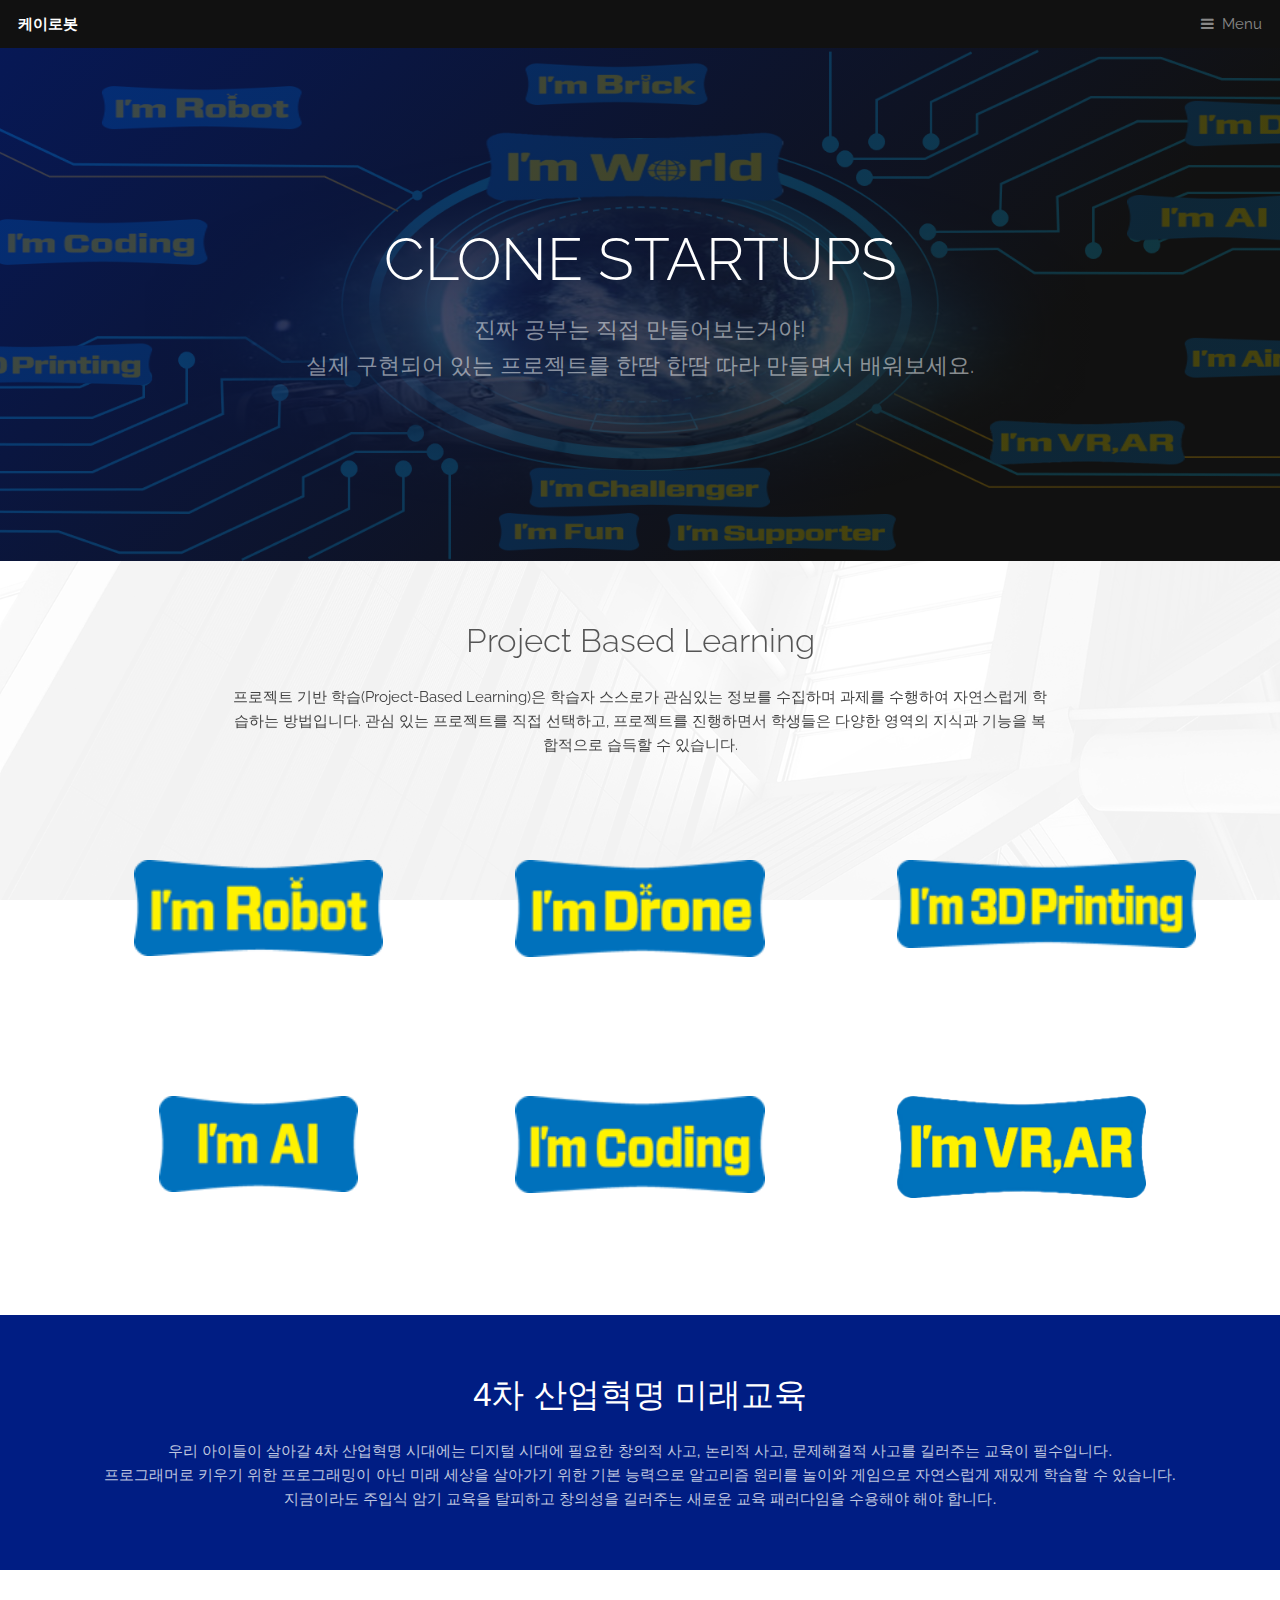
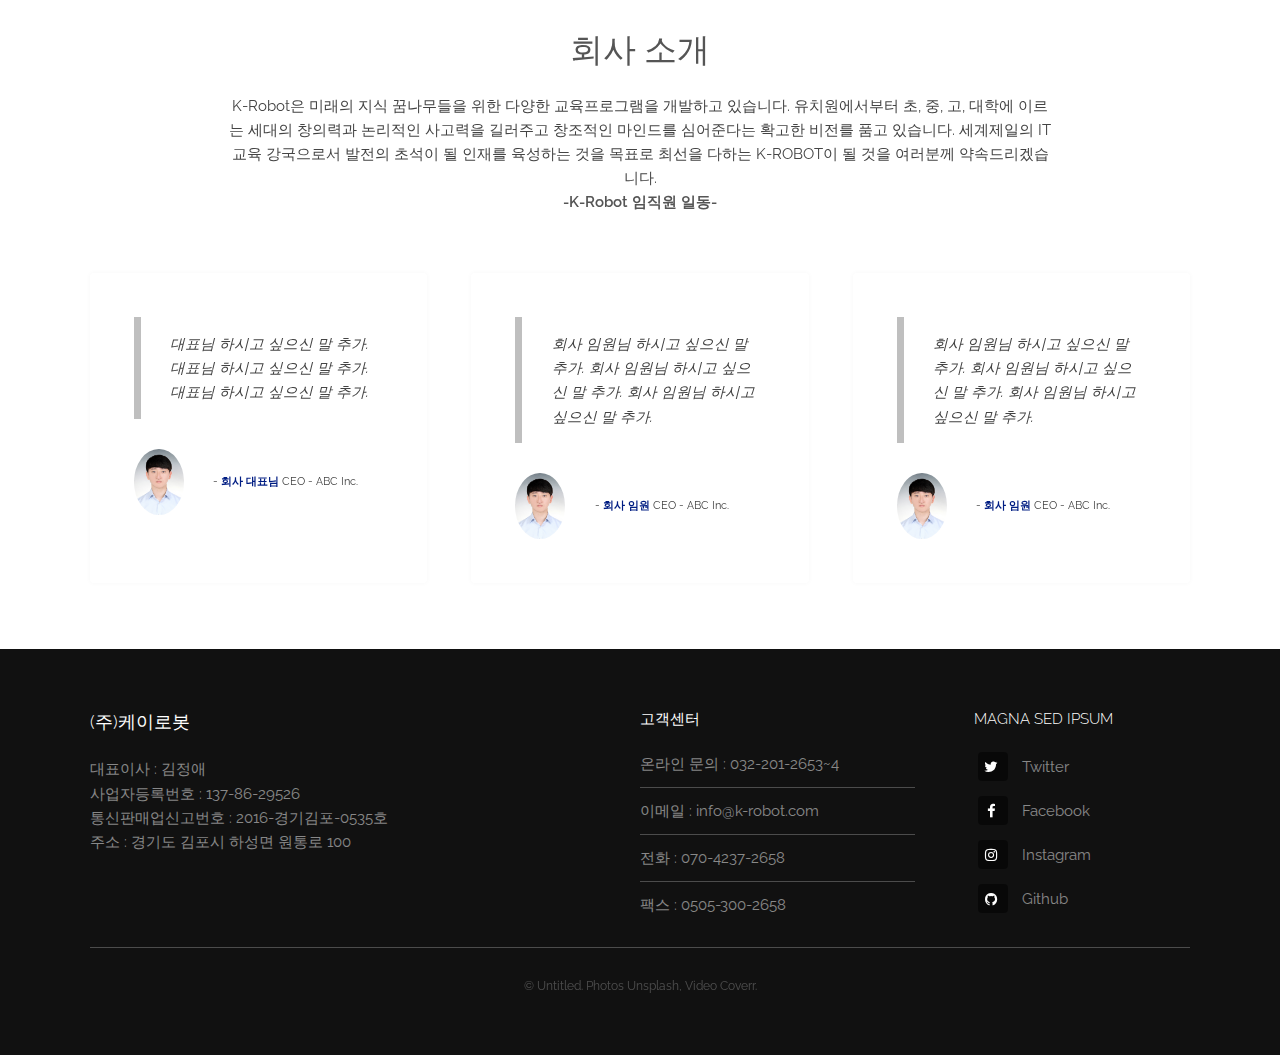
<file: index.html>
<!-- 
	1. 케이로봇 자체 프로젝트 예시 이미지 외주
	2. 로드맵 페이지 만들기
	3. 자체 PBL 상세 페이지
	4. 백엔드 동영상 플랫폼 아키텍쳐 자료조사
	5. 호스팅 하기
 -->

<!DOCTYPE HTML>
<!--
	Industrious by TEMPLATED
	templated.co @templatedco
	Released for free under the Creative Commons Attribution 3.0 license (templated.co/license)
-->
<html>
	<head>
		<title>케이로봇 K-Robot</title>
		<meta charset="utf-8" />
		<meta name="viewport" content="width=device-width, initial-scale=1, user-scalable=no" />
		<meta name="description" content="" />
		<meta name="keywords" content="" />
		<link rel="stylesheet" href="assets/css/main.css" />
		<style>
			.hw-project-effect, .sw-project-effect {
				color: black;
			}
			.hw-project-effect:hover {
				cursor: pointer;
				transform: scale(1.1);
				color: var(--hw-project-color);
			}
			.sw-project-effect:hover {
				cursor: pointer;
				transform: scale(1.1);
				color: var(--sw-project-color);
			}
			.projects {
				color: inherit;
				font-weight: bold;
				font-family: -apple-system, BlinkMacSystemFont, 'Segoe UI', Roboto, Oxygen, Ubuntu, Cantarell, 'Open Sans', 'Helvetica Neue', sans-serif;
			}
			.vision {
				font-family: -apple-system, BlinkMacSystemFont, 'Segoe UI', Roboto, Oxygen, Ubuntu, Cantarell, 'Open Sans', 'Helvetica Neue', sans-serif;
			}
			#main-image {
				width: 100%;
			}

		</style>
	</head>
	<body class="is-preload">

		<!-- Header -->
			<header id="header">
				<a class="logo" href="index.html">케이로봇</a>
				<nav>
					<a href="#menu">Menu</a>
				</nav>
			</header>

		<!-- Nav -->
			<nav id="menu">
				<ul class="links">
					<li><a href="index.html">Home</a></li>
					<li><a href="login.html">Login</a></li>
					<li><a href="roadmap.html">Learning Roadmap</a></li>
				</ul>
			</nav>

		<!-- Banner -->
			<section id="banner">
				<div class="inner">
					<h1>Clone Startups</h1>
					<p>진짜 공부는 직접 만들어보는거야!<br />
					실제 구현되어 있는 프로젝트를 한땀 한땀 따라 만들면서 배워보세요.
				</div>
				<!-- <video autoplay loop muted playsinline src="images/banner.mp4"></video> -->
				<!-- <img id="main-image" src="images/아임월드.png" /> -->
			</section>

		<!-- Highlights -->
			<section class="wrapper">
				<div class="inner">
					<header class="special">
						<h2 style="text-transform: none;">Project Based Learning</h2>
						<p>프로젝트 기반 학습(Project-Based Learning)은 학습자 스스로가 관심있는 정보를 수집하며 과제를 수행하여
							자연스럽게 학습하는 방법입니다. 관심 있는 프로젝트를 직접 선택하고, 프로젝트를 진행하면서
							학생들은 다양한 영역의 지식과 기능을 복합적으로 습득할 수 있습니다.</p>
					</header>
					<div class="highlights">
						<section>
							<a href="robot.html" style="text-decoration: none;">
							<div class="content hw-project-effect">
								<header>
									<!-- <a href="#" class="icon fa-files-o"><span class="label">Icon</span></a> -->
									<!-- <h1 class="projects">Robot</h1> -->
									<img style="width: 100%;" src=images/아임로봇.png />
								</header>
								<!-- <p>Nunc lacinia ante nunc ac lobortis ipsum. Interdum adipiscing gravida odio porttitor sem non mi integer non faucibus.</p> -->
							</div>
							</a>
						</section>
						<section>
							<a href="iot.html" style="text-decoration: none;">
							<div class="content hw-project-effect">
								<header>
									<!-- <a href="#" class="icon fa-files-o"><span class="label">Icon</span></a> -->
									<!-- <h1 class="projects">IOT</h1> -->
									<img style="width: 100%;" src=images/아임드론.png />
								</header>
								<!-- <p>Nunc lacinia ante nunc ac lobortis ipsum. Interdum adipiscing gravida odio porttitor sem non mi integer non faucibus.</p> -->
							</div>
							</a>
						</section>
						<section>
							<a href="3d-print.html" style="text-decoration: none;">
							<div class="content hw-project-effect">
								<header>
									<!-- <a href="#" class="icon fa-floppy-o"><span class="label">Icon</span></a> -->
									<!-- <h1 class="projects">3D Print</h1> -->
									<img style="width: 120%;" src=images/아임프린팅.png />
								</header>
								<!-- <p>Nunc lacinia ante nunc ac lobortis ipsum. Interdum adipiscing gravida odio porttitor sem non mi integer non faucibus.</p> -->
							</div>
							</a>
						</section>
						<section>
							<a href="ai.html" style="text-decoration: none;">
							<div class="content sw-project-effect">
								<header>
									<!-- <a href="#" class="icon fa-line-chart"><span class="label">Icon</span></a> -->
									<!-- <h1 class="projects">AI</h1> -->
									<img style="width: 80%;" src=images/아임에이아이.png />
								</header>
								<!-- <p>Nunc lacinia ante nunc ac lobortis ipsum. Interdum adipiscing gravida odio porttitor sem non mi integer non faucibus.</p> -->
							</div>
							</a>
						</section>
						<section>
							<a href="big-data.html" style="text-decoration: none;">
							<div class="content sw-project-effect">
								<header>
									<!-- <a href="#" class="icon fa-paper-plane-o"><span class="label">Icon</span></a> -->
									<!-- <h1 class="projects">Big Data</h1> -->
									<img style="width: 100%;" src=images/아임코딩.png />
								</header>
								<!-- <p>Nunc lacinia ante nunc ac lobortis ipsum. Interdum adipiscing gravida odio porttitor sem non mi integer non faucibus.</p> -->
							</div>
							</a>
						</section>
						<section>
							<a href="ar-vr.html" style="text-decoration: none;">
							<div class="content sw-project-effect">
								<header>
									<!-- <a href="#" class="icon fa-qrcode"><span class="label">Icon</span></a> -->
									<!-- <h1 class="projects">AR, VR</h1> -->
									<img style="width: 100%;" src=images/아임브이알에이알.png />
								</header>
								<!-- <p>Nunc lacinia ante nunc ac lobortis ipsum. Interdum adipiscing gravida odio porttitor sem non mi integer non faucibus.</p> -->
							</div>
							</a>
						</section>
					</div>
				</div>
			</section>

		<!-- CTA -->
			<section id="cta" class="wrapper">
				<div class="inner">
					<h2 class="vision">4차 산업혁명 미래교육</h2>
					<p class="vision">우리 아이들이 살아갈 4차 산업혁명 시대에는 디지털 시대에 필요한 창의적 사고, 논리적 사고, 문제해결적 사고를 길러주는 교육이 필수입니다. <br>
						프로그래머로 키우기 위한 프로그래밍이 아닌 미래 세상을 살아가기 위한 기본 능력으로 알고리즘 원리를 놀이와 게임으로 자연스럽게 재밌게 학습할 수 있습니다. <br>
						 지금이라도 주입식 암기 교육을 탈피하고 창의성을 길러주는 새로운 교육 패러다임을 수용해야 해야 합니다.</p>
				</div>
			</section>

		<!-- Testimonials -->
			<section class="wrapper">
				<div class="inner">
					<header class="special">
						<h2>회사 소개</h2>
						<p> K-Robot은 미래의 지식 꿈나무들을 위한 다양한 교육프로그램을 개발하고 있습니다.
							 유치원에서부터 초, 중, 고, 대학에 이르는 세대의 창의력과 논리적인 사고력을 길러주고 창조적인 마인드를 심어준다는 확고한 비전를 품고 있습니다.
							 세계제일의 IT 교육 강국으로서 발전의 초석이 될 인재를 육성하는 것을 목표로 최선을 다하는 K-ROBOT이 될 것을 여러분께 약속드리겠습니다.<br>
							 <strong>-K-Robot 임직원 일동-</strong></p>

					</header>
					<div class="testimonials">
						<section>
							<div class="content">
								<blockquote>
									<p>대표님 하시고 싶으신 말 추가. 대표님 하시고 싶으신 말 추가. 대표님 하시고 싶으신 말 추가.</p>
								</blockquote>
								<div class="author">
									<div class="image">
										<img src="images/박주원.jpg" alt="" />
									</div>
									<p class="credit">- <strong>회사 대표님</strong> <span>CEO - ABC Inc.</span></p>
								</div>
							</div>
						</section>
						<section>
							<div class="content">
								<blockquote>
									<p>회사 임원님 하시고 싶으신 말 추가. 회사 임원님 하시고 싶으신 말 추가. 회사 임원님 하시고 싶으신 말 추가.</p>
								</blockquote>
								<div class="author">
									<div class="image">
										<img src="images/박주원.jpg" alt="" />
									</div>
									<p class="credit">- <strong>회사 임원</strong> <span>CEO - ABC Inc.</span></p>
								</div>
							</div>
						</section>
						<section>
							<div class="content">
								<blockquote>
									<p>회사 임원님 하시고 싶으신 말 추가. 회사 임원님 하시고 싶으신 말 추가. 회사 임원님 하시고 싶으신 말 추가.</p>
								</blockquote>
								<div class="author">
									<div class="image">
										<img src="images/박주원.jpg" alt="" />
									</div>
									<p class="credit">- <strong>회사 임원</strong> <span>CEO - ABC Inc.</span></p>
								</div>
							</div>
						</section>
					</div>
				</div>
			</section>

		<!-- Footer -->
			<footer id="footer">
				<div class="inner">
					<div class="content">
						<section>
							<h3>(주)케이로봇</h3>
							<p>대표이사 : 김정애<br>
								사업자등록번호 : 137-86-29526<br>
								통신판매업신고번호 : 2016-경기김포-0535호<br>
								주소 : 경기도 김포시 하성면 원통로 100</p>
						</section>
						<section>
							<h4>고객센터</h4>
							<ul class="alt">
								<li><a href="#">온라인 문의 : 032-201-2653~4</a></li>
								<li><a href="#">이메일 : info@k-robot.com</a></li>
								<li><a href="#">전화 : 070-4237-2658</a></li>
								<li><a href="#">팩스 : 0505-300-2658</a></li>
							</ul>
						</section>
						<section>
							<h4>Magna sed ipsum</h4>
							<ul class="plain">
								<li><a href="#"><i class="icon fa-twitter">&nbsp;</i>Twitter</a></li>
								<li><a href="#"><i class="icon fa-facebook">&nbsp;</i>Facebook</a></li>
								<li><a href="#"><i class="icon fa-instagram">&nbsp;</i>Instagram</a></li>
								<li><a href="#"><i class="icon fa-github">&nbsp;</i>Github</a></li>
							</ul>
						</section>
					</div>
					<div class="copyright">
						&copy; Untitled. Photos <a href="https://unsplash.co">Unsplash</a>, Video <a href="https://coverr.co">Coverr</a>.
					</div>
				</div>
			</footer>

		<!-- Scripts -->
			<script src="assets/js/jquery.min.js"></script>
			<script src="assets/js/browser.min.js"></script>
			<script src="assets/js/breakpoints.min.js"></script>
			<script src="assets/js/util.js"></script>
			<script src="assets/js/main.js"></script>

	</body>
</html>
</file>
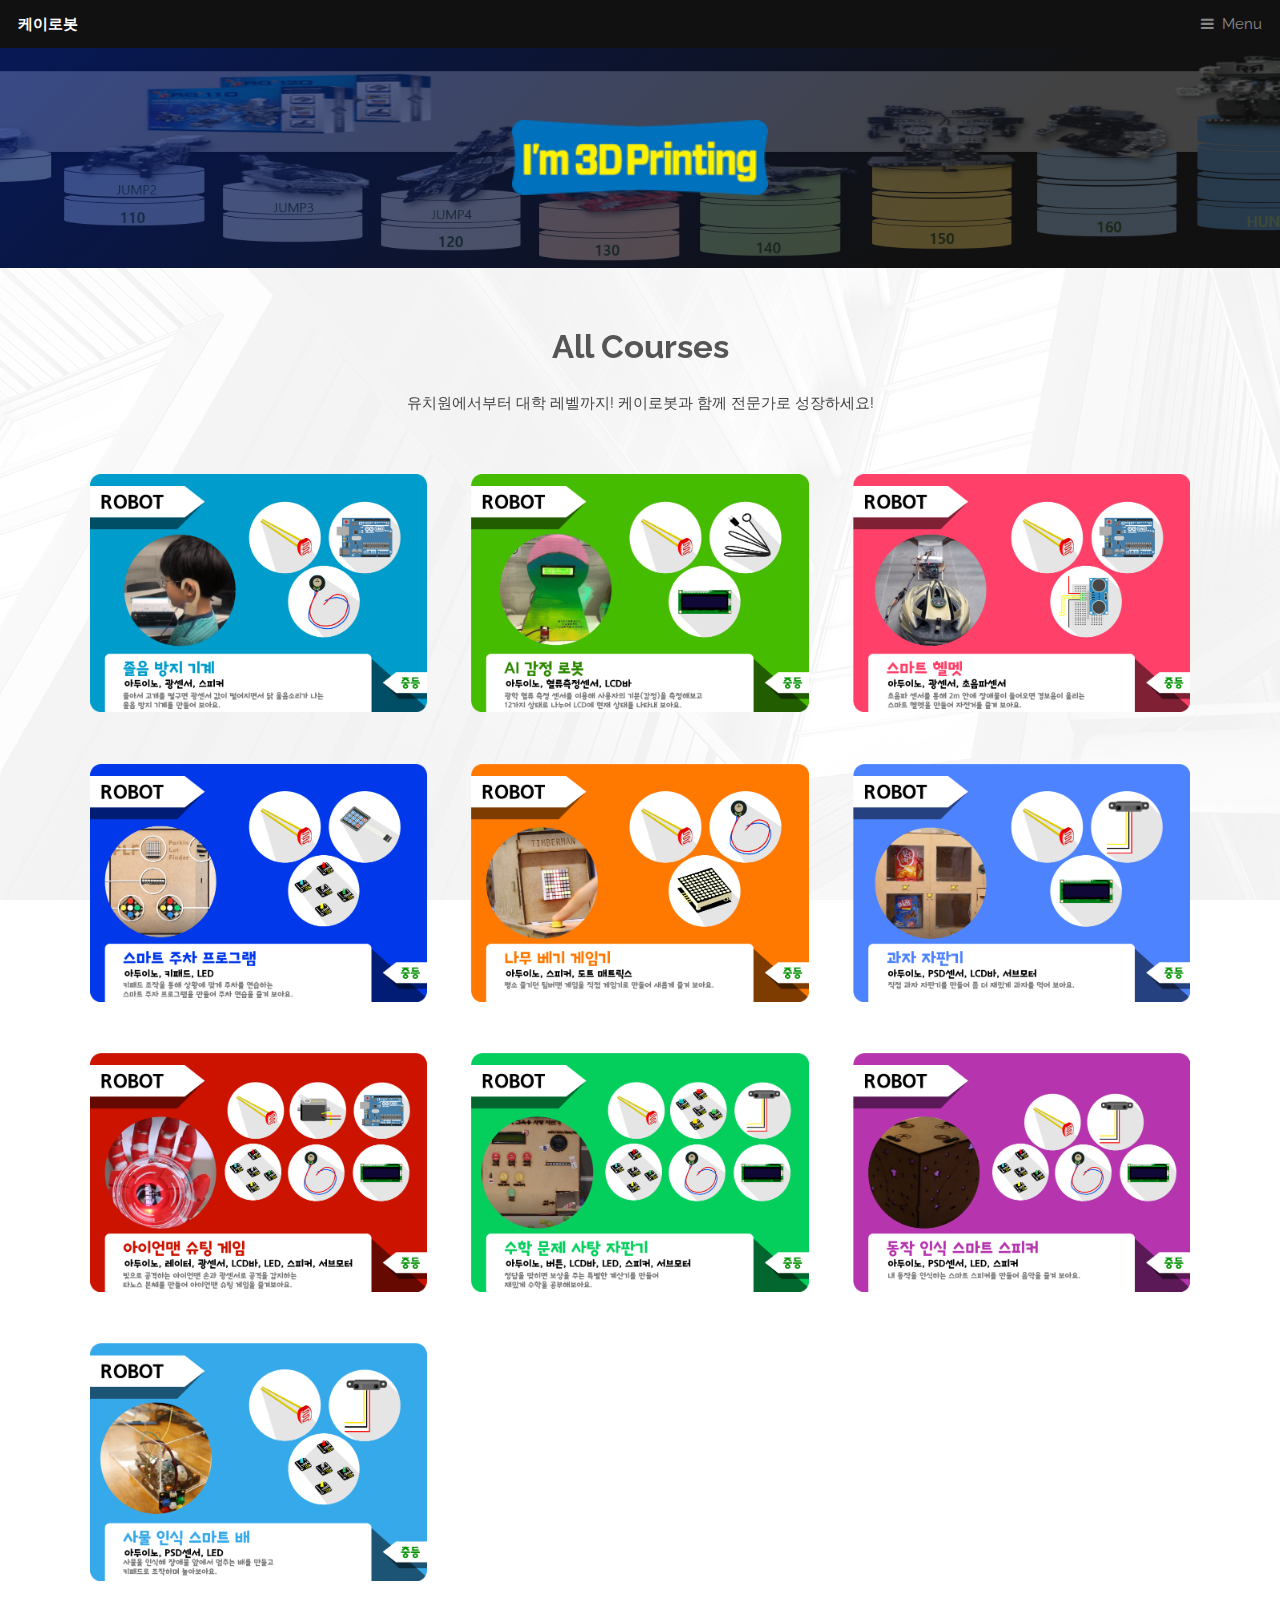
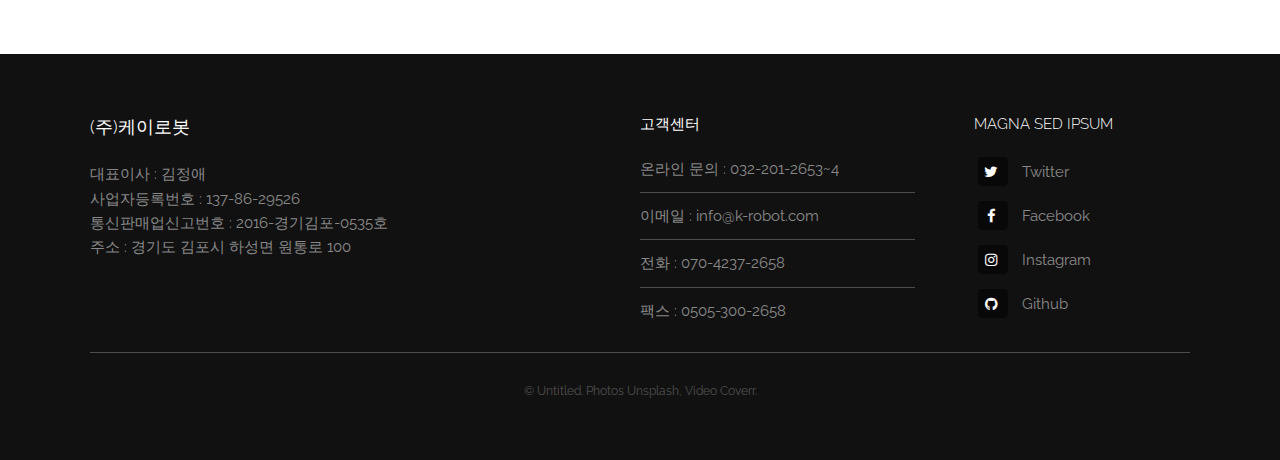
<file: 3d-print.html>
<!DOCTYPE HTML>
<!--
	Industrious by TEMPLATED
	templated.co @templatedco
	Released for free under the Creative Commons Attribution 3.0 license (templated.co/license)
-->
<html>
	<head>
		<title>케이로봇 K-Robot</title>
		<meta charset="utf-8" />
		<meta name="viewport" content="width=device-width, initial-scale=1, user-scalable=no" />
		<meta name="description" content="" />
		<meta name="keywords" content="" />
        <link rel="stylesheet" href="assets/css/main.css" />
        <style>
            .project-imgs:hover {
                transform: scale(1.1);
            }
            .project-imgs img {
                width: 100%;
            }
        </style>
	</head>
	<body class="is-preload">

		<!-- Header -->
			<header id="header">
				<a class="logo" href="index.html">케이로봇</a>
				<nav>
					<a href="#menu">Menu</a>
				</nav>
			</header>

		<!-- Nav -->
			<nav id="menu">
				<ul class="links">
					<li><a href="index.html">Home</a></li>
					<li><a href="login.html">Login</a></li>
					<li><a href="roadmap.html">Learning Roadmap</a></li>
				</ul>
			</nav>

		<!-- Heading -->
			<div id="heading" >
                <!-- <h1 style="font-weight: bold;"><span class="apple">3</span>D Print</h1> -->
                <img style="width: 20%; z-index: 10;" src=images/아임프린팅.png />
			</div>

		<!-- Highlights -->
        <section class="wrapper">
            <div class="inner">
                <header class="special">
                    <h2 style="text-transform: none; font-weight: bold;">All Courses</h2>
                    <p>유치원에서부터 대학 레벨까지! 케이로봇과 함께 전문가로 성장하세요!</p>
                </header>
                <div class="highlights">
                    <section>
                        <a href="3d-print.html" style="text-decoration: none;">
                        <div class="project-imgs">
                            <img src="images/01.png" alt="">
                        </div>
                        </a>
                    </section>
                    <section>
                        <a href="3d-print.html" style="text-decoration: none;">
                        <div class="project-imgs">
                            <img src="images/02.png" alt="">
                        </div>
                        </a>
                    </section>
                    <section>
                        <a href="3d-print.html" style="text-decoration: none;">
                        <div class="project-imgs">
                            <img src="images/03.png" alt="">
                        </div>
                        </a>
                    </section>
                    <section>
                        <a href="3d-print.html" style="text-decoration: none;">
                        <div class="project-imgs">
                            <img src="images/04.png" alt="">
                        </div>
                        </a>
                    </section>
                    <section>
                        <a href="3d-print.html" style="text-decoration: none;">
                        <div class="project-imgs">
                            <img src="images/05.png" alt="">
                        </div>
                        </a>
                    </section>
                    <section>
                        <a href="3d-print.html" style="text-decoration: none;">
                        <div class="project-imgs">
                            <img src="images/06.png" alt="">
                        </div>
                        </a>
                    </section>
                    <section>
                        <a href="3d-print.html" style="text-decoration: none;">
                        <div class="project-imgs">
                            <img src="images/07.png" alt="">
                        </div>
                        </a>
                    </section>
                    <section>
                        <a href="3d-print.html" style="text-decoration: none;">
                        <div class="project-imgs">
                            <img src="images/08.png" alt="">
                        </div>
                        </a>
                    </section>
                    <section>
                        <a href="3d-print.html" style="text-decoration: none;">
                        <div class="project-imgs">
                            <img src="images/09.png" alt="">
                        </div>
                        </a>
                    </section>
                    <section>
                        <a href="3d-print.html" style="text-decoration: none;">
                        <div class="project-imgs">
                            <img src="images/10.png" alt="">
                        </div>
                        </a>
                    </section>

                </div>
            </div>
        </section>

		<!-- Footer -->
        <footer id="footer">
            <div class="inner">
                <div class="content">
                    <section>
                        <h3>(주)케이로봇</h3>
                        <p>대표이사 : 김정애<br>
                            사업자등록번호 : 137-86-29526<br>
                            통신판매업신고번호 : 2016-경기김포-0535호<br>
                            주소 : 경기도 김포시 하성면 원통로 100</p>
                    </section>
                    <section>
                        <h4>고객센터</h4>
                        <ul class="alt">
                            <li><a href="#">온라인 문의 : 032-201-2653~4</a></li>
                            <li><a href="#">이메일 : info@k-robot.com</a></li>
                            <li><a href="#">전화 : 070-4237-2658</a></li>
                            <li><a href="#">팩스 : 0505-300-2658</a></li>
                        </ul>
                    </section>
                    <section>
                        <h4>Magna sed ipsum</h4>
                        <ul class="plain">
                            <li><a href="#"><i class="icon fa-twitter">&nbsp;</i>Twitter</a></li>
                            <li><a href="#"><i class="icon fa-facebook">&nbsp;</i>Facebook</a></li>
                            <li><a href="#"><i class="icon fa-instagram">&nbsp;</i>Instagram</a></li>
                            <li><a href="#"><i class="icon fa-github">&nbsp;</i>Github</a></li>
                        </ul>
                    </section>
                </div>
                <div class="copyright">
                    &copy; Untitled. Photos <a href="https://unsplash.co">Unsplash</a>, Video <a href="https://coverr.co">Coverr</a>.
                </div>
            </div>
        </footer>

    <!-- Scripts -->
        <script src="assets/js/jquery.min.js"></script>
        <script src="assets/js/browser.min.js"></script>
        <script src="assets/js/breakpoints.min.js"></script>
        <script src="assets/js/util.js"></script>
        <script src="assets/js/main.js"></script>

	</body>
</html>
</file>
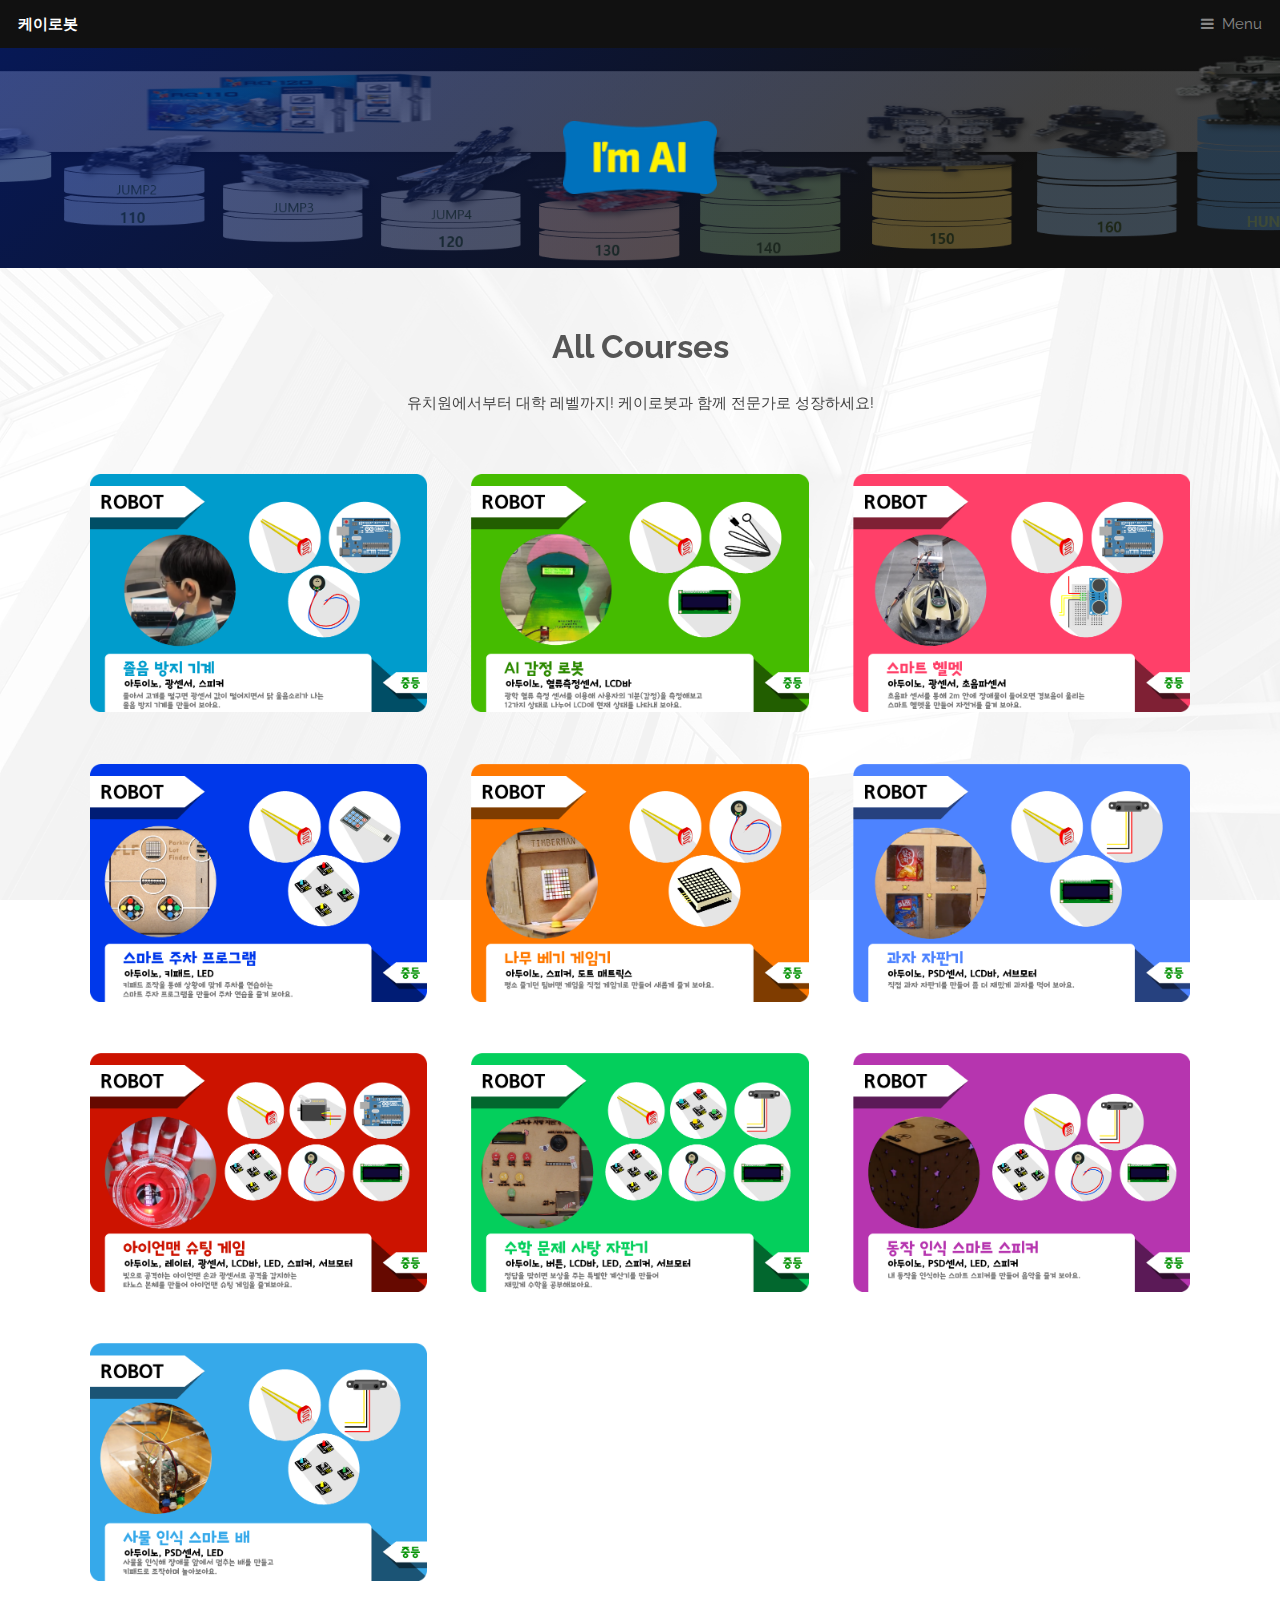
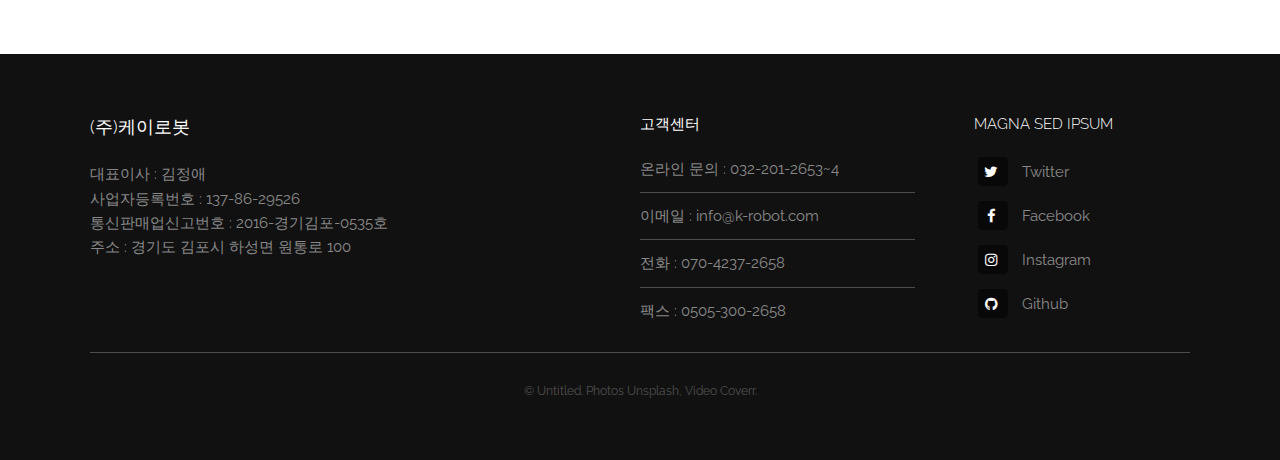
<file: ai.html>
<!DOCTYPE HTML>
<!--
	Industrious by TEMPLATED
	templated.co @templatedco
	Released for free under the Creative Commons Attribution 3.0 license (templated.co/license)
-->
<html>
	<head>
		<title>케이로봇 K-Robot</title>
		<meta charset="utf-8" />
		<meta name="viewport" content="width=device-width, initial-scale=1, user-scalable=no" />
		<meta name="description" content="" />
		<meta name="keywords" content="" />
        <link rel="stylesheet" href="assets/css/main.css" />
        <style>
            .project-imgs:hover {
                transform: scale(1.1);
            }
            .project-imgs img {
                width: 100%;
            }
        </style>
	</head>
	<body class="is-preload">

		<!-- Header -->
			<header id="header">
				<a class="logo" href="index.html">케이로봇</a>
				<nav>
					<a href="#menu">Menu</a>
				</nav>
			</header>

		<!-- Nav -->
			<nav id="menu">
				<ul class="links">
					<li><a href="index.html">Home</a></li>
					<li><a href="#">Login</a></li>
					<li><a href="roadmap.html">Learning Roadmap</a></li>
				</ul>
			</nav>

		<!-- Heading -->
			<div id="heading" >
                <!-- <h1 style="font-weight: bold;">A I</h1> -->
                <img style="width: 12%; z-index: 10;" src=images/아임에이아이.png />
			</div>

		<!-- Highlights -->
        <section class="wrapper">
            <div class="inner">
                <header class="special">
                    <h2 style="text-transform: none; font-weight: bold;">All Courses</h2>
                    <p>유치원에서부터 대학 레벨까지! 케이로봇과 함께 전문가로 성장하세요!</p>
                </header>
                <div class="highlights">
                    <section>
                        <a href="ai.html" style="text-decoration: none;">
                        <div class="project-imgs">
                            <img src="images/01.png" alt="">
                        </div>
                        </a>
                    </section>
                    <section>
                        <a href="ai.html" style="text-decoration: none;">
                        <div class="project-imgs">
                            <img src="images/02.png" alt="">
                        </div>
                        </a>
                    </section>
                    <section>
                        <a href="ai.html" style="text-decoration: none;">
                        <div class="project-imgs">
                            <img src="images/03.png" alt="">
                        </div>
                        </a>
                    </section>
                    <section>
                        <a href="ai.html" style="text-decoration: none;">
                        <div class="project-imgs">
                            <img src="images/04.png" alt="">
                        </div>
                        </a>
                    </section>
                    <section>
                        <a href="ai.html" style="text-decoration: none;">
                        <div class="project-imgs">
                            <img src="images/05.png" alt="">
                        </div>
                        </a>
                    </section>
                    <section>
                        <a href="ai.html" style="text-decoration: none;">
                        <div class="project-imgs">
                            <img src="images/06.png" alt="">
                        </div>
                        </a>
                    </section>
                    <section>
                        <a href="ai.html" style="text-decoration: none;">
                        <div class="project-imgs">
                            <img src="images/07.png" alt="">
                        </div>
                        </a>
                    </section>
                    <section>
                        <a href="ai.html" style="text-decoration: none;">
                        <div class="project-imgs">
                            <img src="images/08.png" alt="">
                        </div>
                        </a>
                    </section>
                    <section>
                        <a href="ai.html" style="text-decoration: none;">
                        <div class="project-imgs">
                            <img src="images/09.png" alt="">
                        </div>
                        </a>
                    </section>
                    <section>
                        <a href="ai.html" style="text-decoration: none;">
                        <div class="project-imgs">
                            <img src="images/10.png" alt="">
                        </div>
                        </a>
                    </section>

                </div>
            </div>
        </section>

		<!-- Footer -->
        <footer id="footer">
            <div class="inner">
                <div class="content">
                    <section>
                        <h3>(주)케이로봇</h3>
                        <p>대표이사 : 김정애<br>
                            사업자등록번호 : 137-86-29526<br>
                            통신판매업신고번호 : 2016-경기김포-0535호<br>
                            주소 : 경기도 김포시 하성면 원통로 100</p>
                    </section>
                    <section>
                        <h4>고객센터</h4>
                        <ul class="alt">
                            <li><a href="#">온라인 문의 : 032-201-2653~4</a></li>
                            <li><a href="#">이메일 : info@k-robot.com</a></li>
                            <li><a href="#">전화 : 070-4237-2658</a></li>
                            <li><a href="#">팩스 : 0505-300-2658</a></li>
                        </ul>
                    </section>
                    <section>
                        <h4>Magna sed ipsum</h4>
                        <ul class="plain">
                            <li><a href="#"><i class="icon fa-twitter">&nbsp;</i>Twitter</a></li>
                            <li><a href="#"><i class="icon fa-facebook">&nbsp;</i>Facebook</a></li>
                            <li><a href="#"><i class="icon fa-instagram">&nbsp;</i>Instagram</a></li>
                            <li><a href="#"><i class="icon fa-github">&nbsp;</i>Github</a></li>
                        </ul>
                    </section>
                </div>
                <div class="copyright">
                    &copy; Untitled. Photos <a href="https://unsplash.co">Unsplash</a>, Video <a href="https://coverr.co">Coverr</a>.
                </div>
            </div>
        </footer>

    <!-- Scripts -->
        <script src="assets/js/jquery.min.js"></script>
        <script src="assets/js/browser.min.js"></script>
        <script src="assets/js/breakpoints.min.js"></script>
        <script src="assets/js/util.js"></script>
        <script src="assets/js/main.js"></script>

	</body>
</html>
</file>
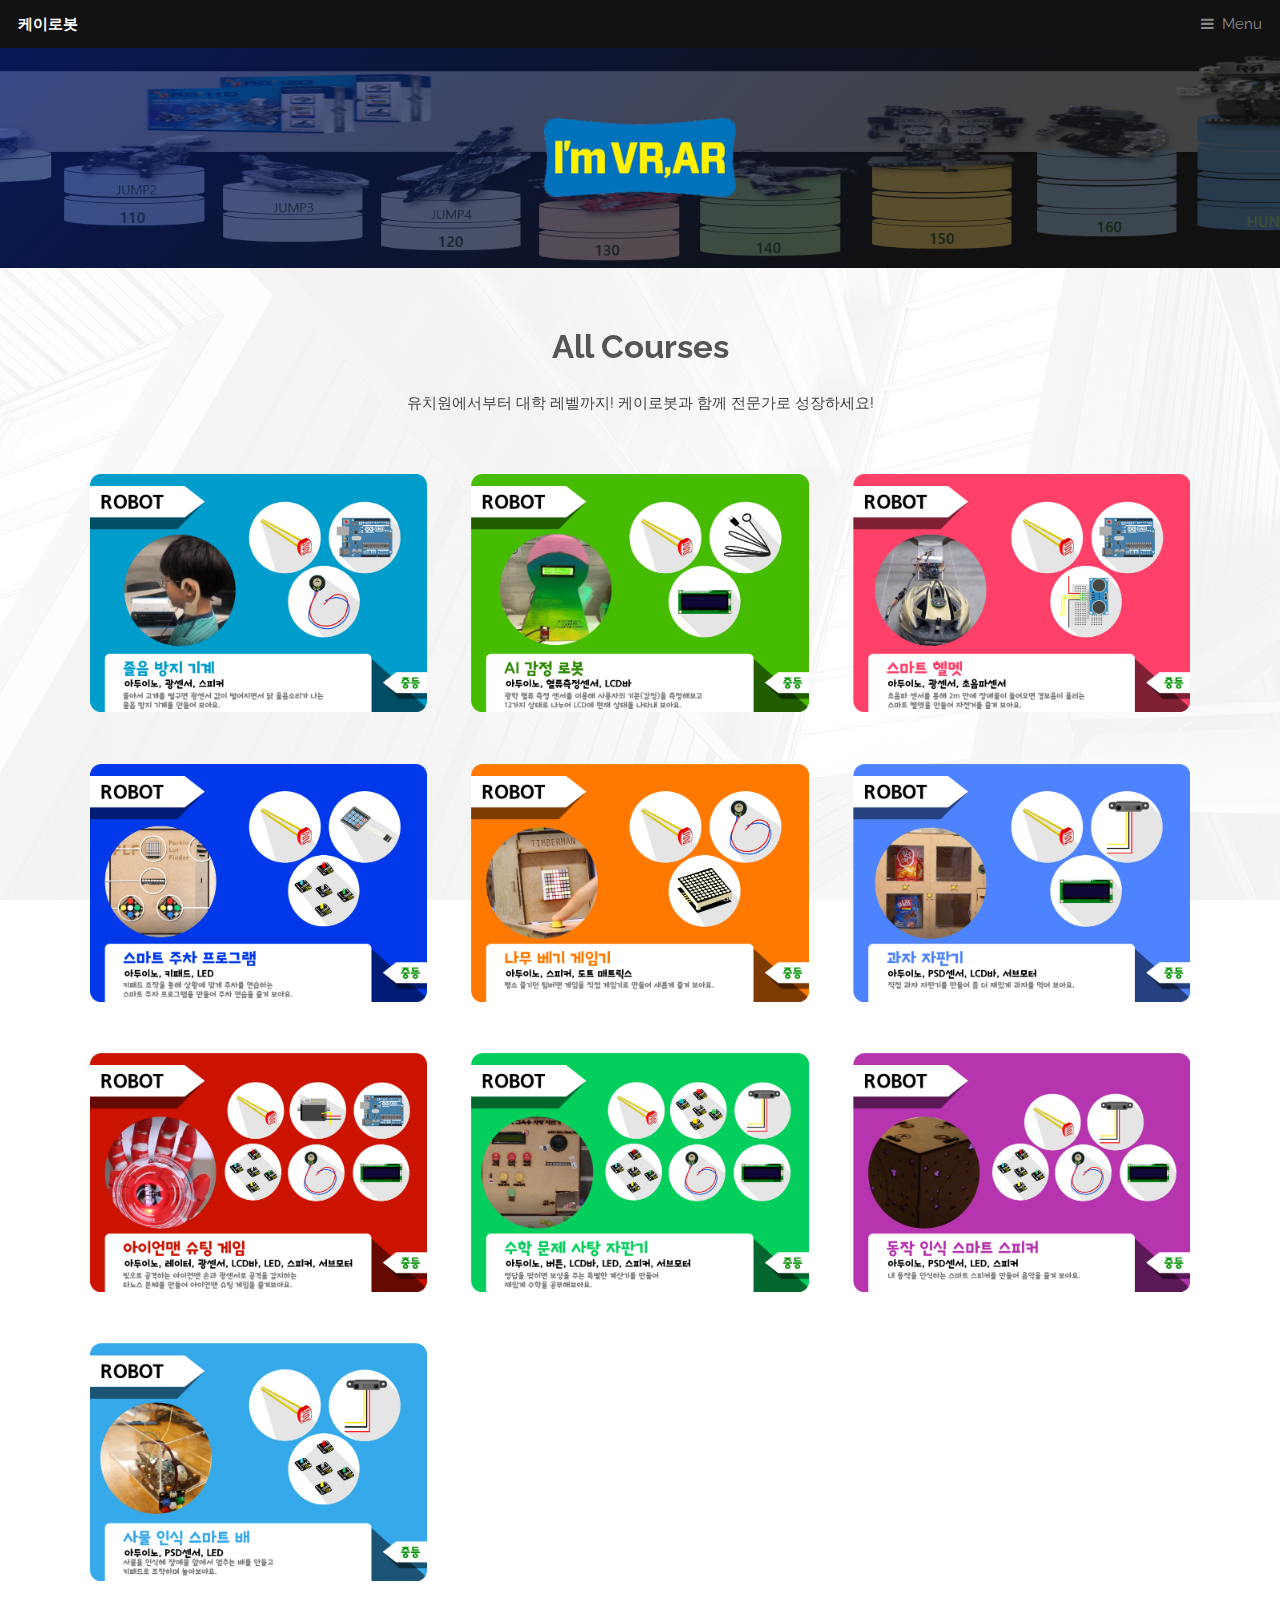
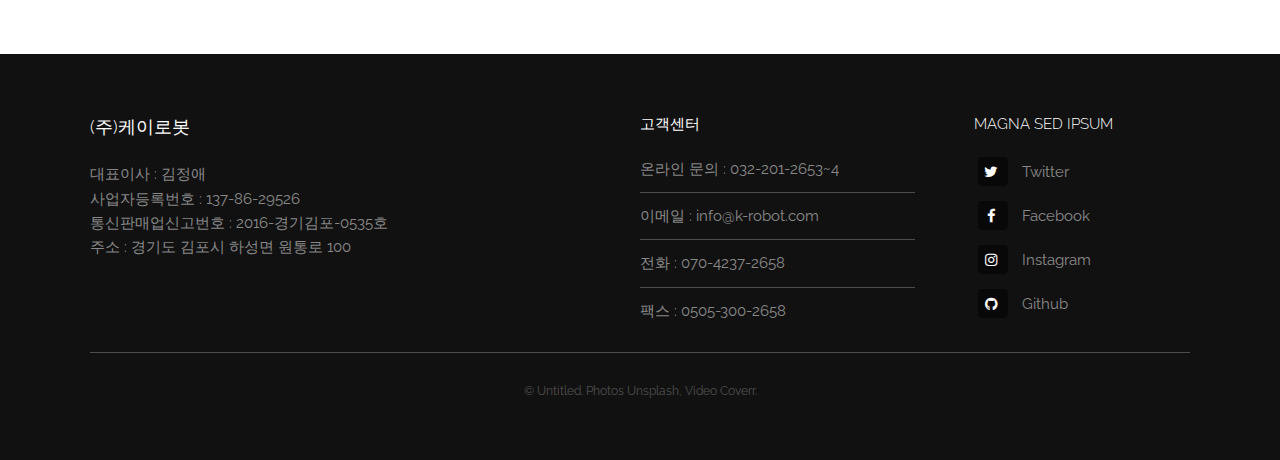
<file: ar-vr.html>
<!DOCTYPE HTML>
<!--
	Industrious by TEMPLATED
	templated.co @templatedco
	Released for free under the Creative Commons Attribution 3.0 license (templated.co/license)
-->
<html>
	<head>
		<title>케이로봇 K-Robot</title>
		<meta charset="utf-8" />
		<meta name="viewport" content="width=device-width, initial-scale=1, user-scalable=no" />
		<meta name="description" content="" />
		<meta name="keywords" content="" />
        <link rel="stylesheet" href="assets/css/main.css" />
        <style>
            .project-imgs:hover {
                transform: scale(1.1);
            }
            .project-imgs img {
                width: 100%;
            }
        </style>
	</head>
	<body class="is-preload">

		<!-- Header -->
			<header id="header">
				<a class="logo" href="index.html">케이로봇</a>
				<nav>
					<a href="#menu">Menu</a>
				</nav>
			</header>

		<!-- Nav -->
			<nav id="menu">
				<ul class="links">
					<li><a href="index.html">Home</a></li>
					<li><a href="login.html">Login</a></li>
					<li><a href="roadmap.html">Learning Roadmap</a></li>
				</ul>
			</nav>

		<!-- Heading -->
			<div id="heading" >
                <!-- <h1 style="font-weight: bold;">AR, VR</h1> -->
                <img style="width: 15%; z-index: 10;" src=images/아임브이알에이알.png />
			</div>

		<!-- Highlights -->
        <section class="wrapper">
            <div class="inner">
                <header class="special">
                    <h2 style="text-transform: none; font-weight: bold;">All Courses</h2>
                    <p>유치원에서부터 대학 레벨까지! 케이로봇과 함께 전문가로 성장하세요!</p>
                </header>
                <div class="highlights">
                    <section>
                        <a href="ar-vr.html" style="text-decoration: none;">
                        <div class="project-imgs">
                            <img src="images/01.png" alt="">
                        </div>
                        </a>
                    </section>
                    <section>
                        <a href="ar-vr.html" style="text-decoration: none;">
                        <div class="project-imgs">
                            <img src="images/02.png" alt="">
                        </div>
                        </a>
                    </section>
                    <section>
                        <a href="ar-vr.html" style="text-decoration: none;">
                        <div class="project-imgs">
                            <img src="images/03.png" alt="">
                        </div>
                        </a>
                    </section>
                    <section>
                        <a href="ar-vr.html" style="text-decoration: none;">
                        <div class="project-imgs">
                            <img src="images/04.png" alt="">
                        </div>
                        </a>
                    </section>
                    <section>
                        <a href="ar-vr.html" style="text-decoration: none;">
                        <div class="project-imgs">
                            <img src="images/05.png" alt="">
                        </div>
                        </a>
                    </section>
                    <section>
                        <a href="ar-vr.html" style="text-decoration: none;">
                        <div class="project-imgs">
                            <img src="images/06.png" alt="">
                        </div>
                        </a>
                    </section>
                    <section>
                        <a href="ar-vr.html" style="text-decoration: none;">
                        <div class="project-imgs">
                            <img src="images/07.png" alt="">
                        </div>
                        </a>
                    </section>
                    <section>
                        <a href="ar-vr.html" style="text-decoration: none;">
                        <div class="project-imgs">
                            <img src="images/08.png" alt="">
                        </div>
                        </a>
                    </section>
                    <section>
                        <a href="ar-vr.html" style="text-decoration: none;">
                        <div class="project-imgs">
                            <img src="images/09.png" alt="">
                        </div>
                        </a>
                    </section>
                    <section>
                        <a href="ar-vr.html" style="text-decoration: none;">
                        <div class="project-imgs">
                            <img src="images/10.png" alt="">
                        </div>
                        </a>
                    </section>

                </div>
            </div>
        </section>

		<!-- Footer -->
        <footer id="footer">
            <div class="inner">
                <div class="content">
                    <section>
                        <h3>(주)케이로봇</h3>
                        <p>대표이사 : 김정애<br>
                            사업자등록번호 : 137-86-29526<br>
                            통신판매업신고번호 : 2016-경기김포-0535호<br>
                            주소 : 경기도 김포시 하성면 원통로 100</p>
                    </section>
                    <section>
                        <h4>고객센터</h4>
                        <ul class="alt">
                            <li><a href="#">온라인 문의 : 032-201-2653~4</a></li>
                            <li><a href="#">이메일 : info@k-robot.com</a></li>
                            <li><a href="#">전화 : 070-4237-2658</a></li>
                            <li><a href="#">팩스 : 0505-300-2658</a></li>
                        </ul>
                    </section>
                    <section>
                        <h4>Magna sed ipsum</h4>
                        <ul class="plain">
                            <li><a href="#"><i class="icon fa-twitter">&nbsp;</i>Twitter</a></li>
                            <li><a href="#"><i class="icon fa-facebook">&nbsp;</i>Facebook</a></li>
                            <li><a href="#"><i class="icon fa-instagram">&nbsp;</i>Instagram</a></li>
                            <li><a href="#"><i class="icon fa-github">&nbsp;</i>Github</a></li>
                        </ul>
                    </section>
                </div>
                <div class="copyright">
                    &copy; Untitled. Photos <a href="https://unsplash.co">Unsplash</a>, Video <a href="https://coverr.co">Coverr</a>.
                </div>
            </div>
        </footer>

    <!-- Scripts -->
        <script src="assets/js/jquery.min.js"></script>
        <script src="assets/js/browser.min.js"></script>
        <script src="assets/js/breakpoints.min.js"></script>
        <script src="assets/js/util.js"></script>
        <script src="assets/js/main.js"></script>

	</body>
</html>
</file>
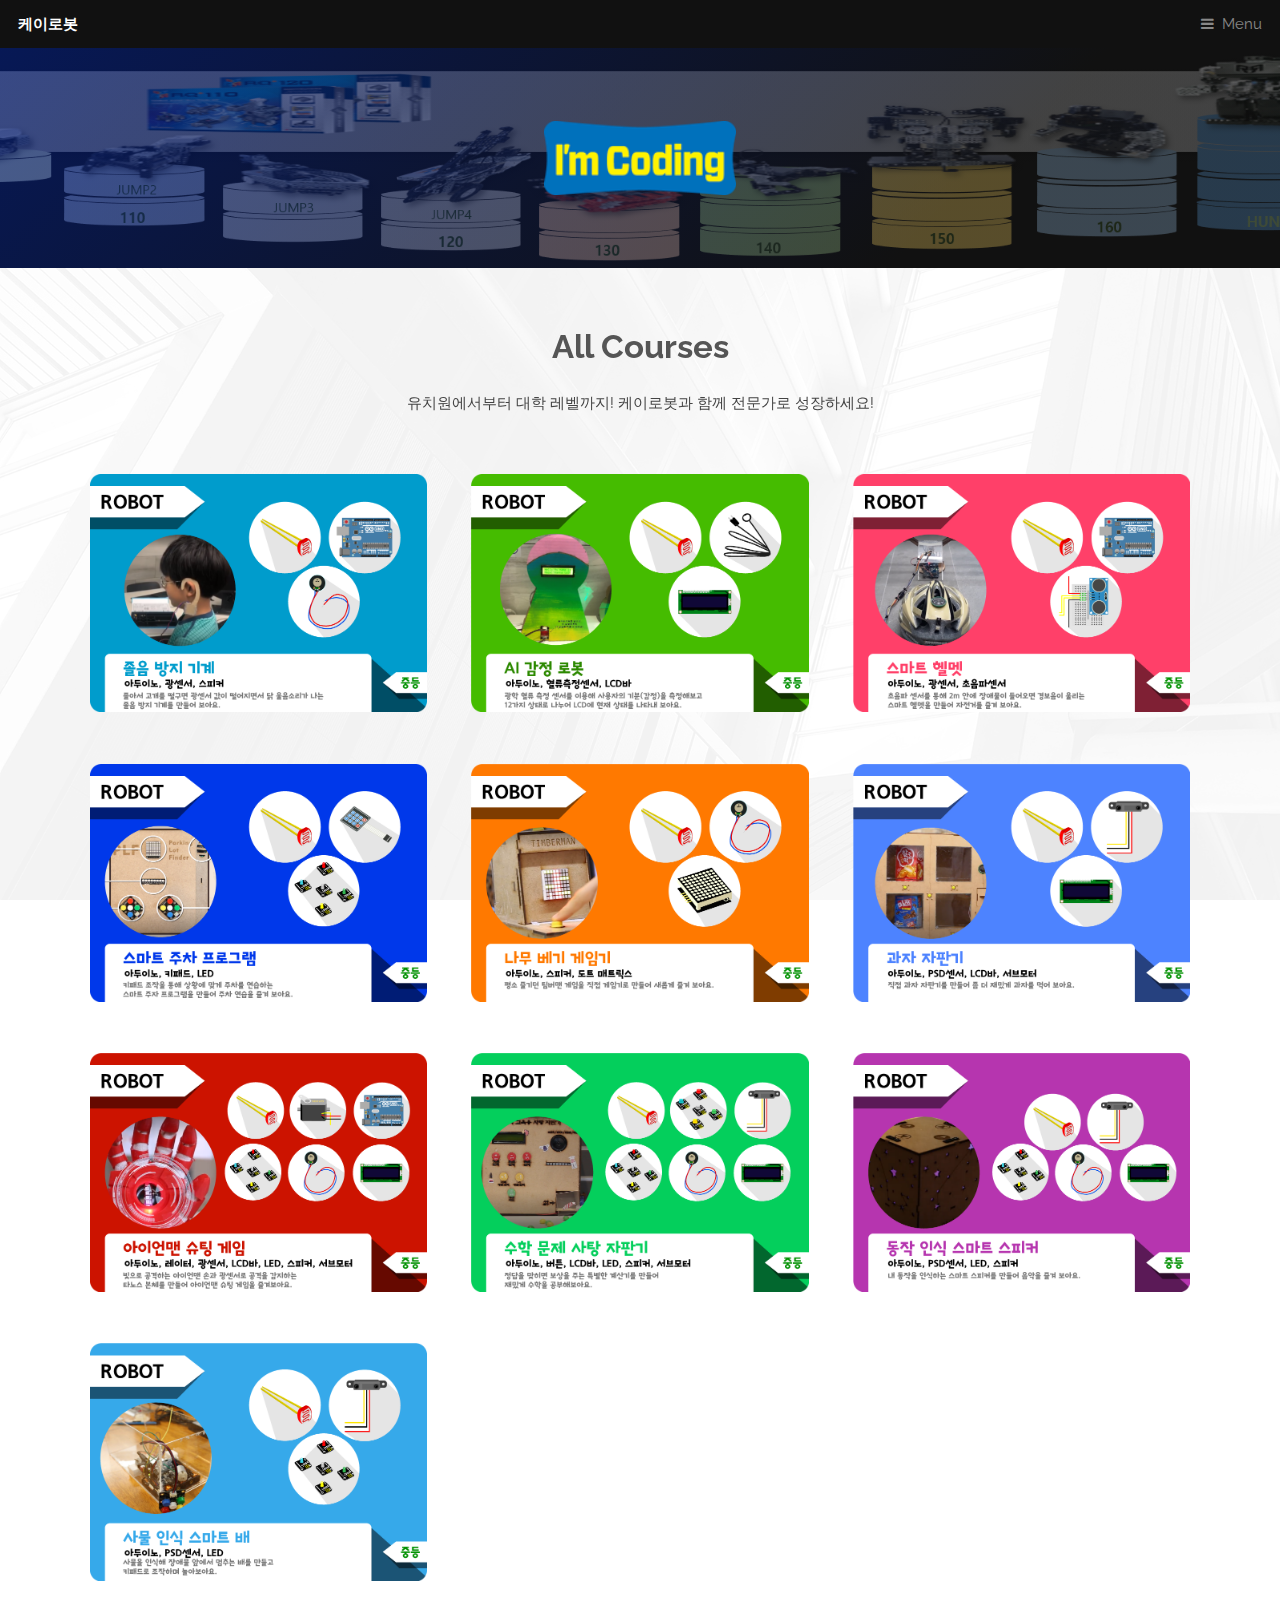
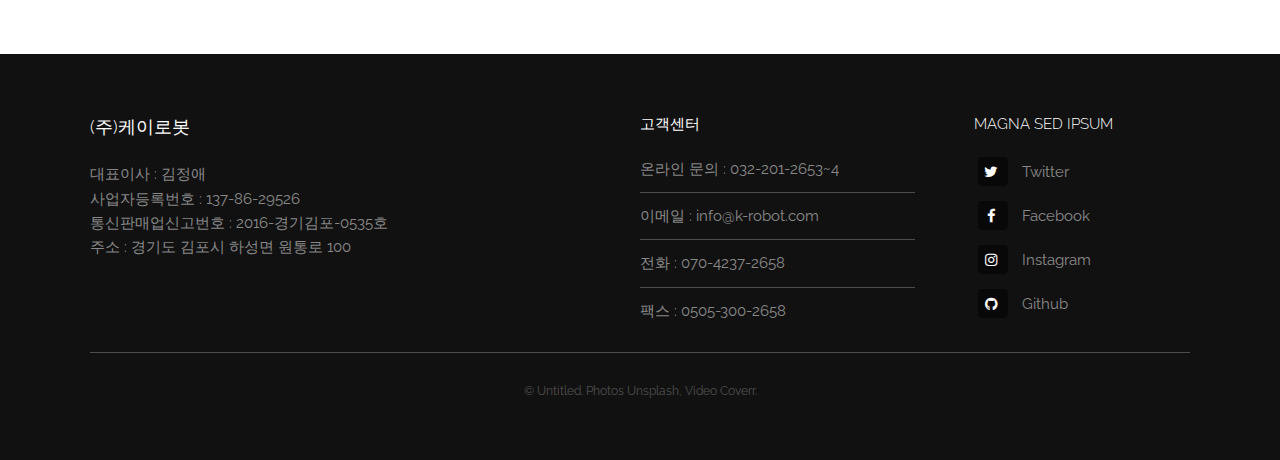
<file: big-data.html>
<!DOCTYPE HTML>
<!--
	Industrious by TEMPLATED
	templated.co @templatedco
	Released for free under the Creative Commons Attribution 3.0 license (templated.co/license)
-->
<html>
	<head>
		<title>케이로봇 K-Robot</title>
		<meta charset="utf-8" />
		<meta name="viewport" content="width=device-width, initial-scale=1, user-scalable=no" />
		<meta name="description" content="" />
		<meta name="keywords" content="" />
        <link rel="stylesheet" href="assets/css/main.css" />
        <style>
            .project-imgs:hover {
                transform: scale(1.1);
            }
            .project-imgs img {
                width: 100%;
            }
        </style>
	</head>
	<body class="is-preload">

		<!-- Header -->
			<header id="header">
				<a class="logo" href="index.html">케이로봇</a>
				<nav>
					<a href="#menu">Menu</a>
				</nav>
			</header>

		<!-- Nav -->
			<nav id="menu">
				<ul class="links">
					<li><a href="index.html">Home</a></li>
					<li><a href="login.html">Login</a></li>
					<li><a href="roadmap.html">Learning Roadmap</a></li>
				</ul>
			</nav>

		<!-- Heading -->
			<div id="heading" >
                <!-- <h1 style="font-weight: bold;">Big Data</h1> -->
                <img style="width: 15%; z-index: 10;" src=images/아임코딩.png />
			</div>

		<!-- Highlights -->
        <section class="wrapper">
            <div class="inner">
                <header class="special">
                    <h2 style="text-transform: none; font-weight: bold;">All Courses</h2>
                    <p>유치원에서부터 대학 레벨까지! 케이로봇과 함께 전문가로 성장하세요!</p>
                </header>
                <div class="highlights">
                    <section>
                        <a href="big-data.html" style="text-decoration: none;">
                        <div class="project-imgs">
                            <img src="images/01.png" alt="">
                        </div>
                        </a>
                    </section>
                    <section>
                        <a href="big-data.html" style="text-decoration: none;">
                        <div class="project-imgs">
                            <img src="images/02.png" alt="">
                        </div>
                        </a>
                    </section>
                    <section>
                        <a href="big-data.html" style="text-decoration: none;">
                        <div class="project-imgs">
                            <img src="images/03.png" alt="">
                        </div>
                        </a>
                    </section>
                    <section>
                        <a href="big-data.html" style="text-decoration: none;">
                        <div class="project-imgs">
                            <img src="images/04.png" alt="">
                        </div>
                        </a>
                    </section>
                    <section>
                        <a href="big-data.html" style="text-decoration: none;">
                        <div class="project-imgs">
                            <img src="images/05.png" alt="">
                        </div>
                        </a>
                    </section>
                    <section>
                        <a href="big-data.html" style="text-decoration: none;">
                        <div class="project-imgs">
                            <img src="images/06.png" alt="">
                        </div>
                        </a>
                    </section>
                    <section>
                        <a href="big-data.html" style="text-decoration: none;">
                        <div class="project-imgs">
                            <img src="images/07.png" alt="">
                        </div>
                        </a>
                    </section>
                    <section>
                        <a href="big-data.html" style="text-decoration: none;">
                        <div class="project-imgs">
                            <img src="images/08.png" alt="">
                        </div>
                        </a>
                    </section>
                    <section>
                        <a href="big-data.html" style="text-decoration: none;">
                        <div class="project-imgs">
                            <img src="images/09.png" alt="">
                        </div>
                        </a>
                    </section>
                    <section>
                        <a href="big-data.html" style="text-decoration: none;">
                        <div class="project-imgs">
                            <img src="images/10.png" alt="">
                        </div>
                        </a>
                    </section>

                </div>
            </div>
        </section>

		<!-- Footer -->
        <footer id="footer">
            <div class="inner">
                <div class="content">
                    <section>
                        <h3>(주)케이로봇</h3>
                        <p>대표이사 : 김정애<br>
                            사업자등록번호 : 137-86-29526<br>
                            통신판매업신고번호 : 2016-경기김포-0535호<br>
                            주소 : 경기도 김포시 하성면 원통로 100</p>
                    </section>
                    <section>
                        <h4>고객센터</h4>
                        <ul class="alt">
                            <li><a href="#">온라인 문의 : 032-201-2653~4</a></li>
                            <li><a href="#">이메일 : info@k-robot.com</a></li>
                            <li><a href="#">전화 : 070-4237-2658</a></li>
                            <li><a href="#">팩스 : 0505-300-2658</a></li>
                        </ul>
                    </section>
                    <section>
                        <h4>Magna sed ipsum</h4>
                        <ul class="plain">
                            <li><a href="#"><i class="icon fa-twitter">&nbsp;</i>Twitter</a></li>
                            <li><a href="#"><i class="icon fa-facebook">&nbsp;</i>Facebook</a></li>
                            <li><a href="#"><i class="icon fa-instagram">&nbsp;</i>Instagram</a></li>
                            <li><a href="#"><i class="icon fa-github">&nbsp;</i>Github</a></li>
                        </ul>
                    </section>
                </div>
                <div class="copyright">
                    &copy; Untitled. Photos <a href="https://unsplash.co">Unsplash</a>, Video <a href="https://coverr.co">Coverr</a>.
                </div>
            </div>
        </footer>

    <!-- Scripts -->
        <script src="assets/js/jquery.min.js"></script>
        <script src="assets/js/browser.min.js"></script>
        <script src="assets/js/breakpoints.min.js"></script>
        <script src="assets/js/util.js"></script>
        <script src="assets/js/main.js"></script>

	</body>
</html>
</file>
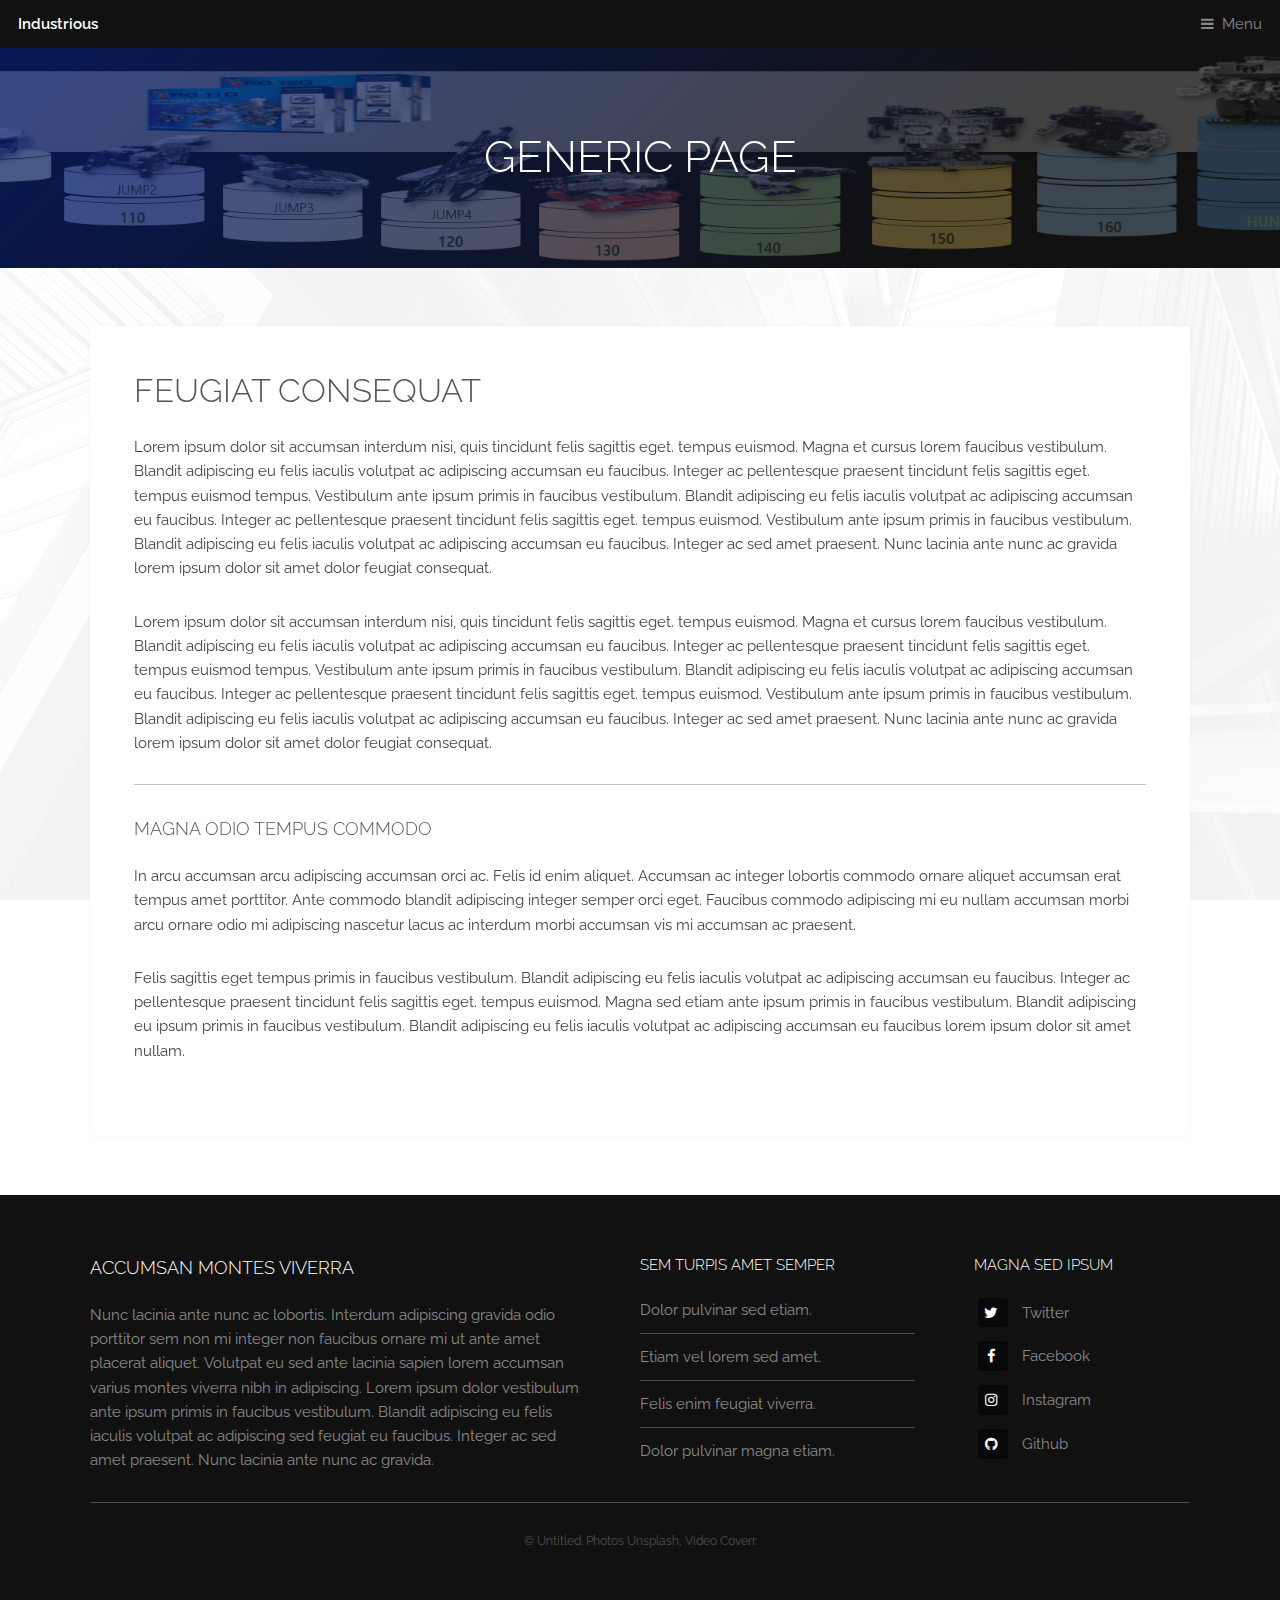
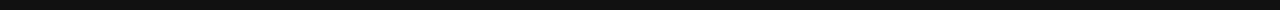
<file: generic.html>
<!DOCTYPE HTML>
<!--
	Industrious by TEMPLATED
	templated.co @templatedco
	Released for free under the Creative Commons Attribution 3.0 license (templated.co/license)
-->
<html>
	<head>
		<title>Generic Page - Industrious by TEMPLATED</title>
		<meta charset="utf-8" />
		<meta name="viewport" content="width=device-width, initial-scale=1, user-scalable=no" />
		<meta name="description" content="" />
		<meta name="keywords" content="" />
		<link rel="stylesheet" href="assets/css/main.css" />
	</head>
	<body class="is-preload">

		<!-- Header -->
			<header id="header">
				<a class="logo" href="index.html">Industrious</a>
				<nav>
					<a href="#menu">Menu</a>
				</nav>
			</header>

		<!-- Nav -->
			<nav id="menu">
				<ul class="links">
					<li><a href="index.html">Home</a></li>
					<li><a href="elements.html">Elements</a></li>
					<li><a href="generic.html">Generic</a></li>
				</ul>
			</nav>

		<!-- Heading -->
			<div id="heading" >
				<h1>Generic Page</h1>
			</div>

		<!-- Main -->
			<section id="main" class="wrapper">
				<div class="inner">
					<div class="content">
						<header>
							<h2>Feugiat consequat</h2>
						</header>
						<p>Lorem ipsum dolor sit accumsan interdum nisi, quis tincidunt felis sagittis eget. tempus euismod. Magna et cursus lorem faucibus vestibulum. Blandit adipiscing eu felis iaculis volutpat ac adipiscing accumsan eu faucibus. Integer ac pellentesque praesent tincidunt felis sagittis eget. tempus euismod tempus. Vestibulum ante ipsum primis in faucibus vestibulum. Blandit adipiscing eu felis iaculis volutpat ac adipiscing accumsan eu faucibus. Integer ac pellentesque praesent tincidunt felis sagittis eget. tempus euismod. Vestibulum ante ipsum primis in faucibus vestibulum. Blandit adipiscing eu felis iaculis volutpat ac adipiscing accumsan eu faucibus. Integer ac sed amet praesent. Nunc lacinia ante nunc ac gravida lorem ipsum dolor sit amet dolor feugiat consequat. </p>
						<p>Lorem ipsum dolor sit accumsan interdum nisi, quis tincidunt felis sagittis eget. tempus euismod. Magna et cursus lorem faucibus vestibulum. Blandit adipiscing eu felis iaculis volutpat ac adipiscing accumsan eu faucibus. Integer ac pellentesque praesent tincidunt felis sagittis eget. tempus euismod tempus. Vestibulum ante ipsum primis in faucibus vestibulum. Blandit adipiscing eu felis iaculis volutpat ac adipiscing accumsan eu faucibus. Integer ac pellentesque praesent tincidunt felis sagittis eget. tempus euismod. Vestibulum ante ipsum primis in faucibus vestibulum. Blandit adipiscing eu felis iaculis volutpat ac adipiscing accumsan eu faucibus. Integer ac sed amet praesent. Nunc lacinia ante nunc ac gravida lorem ipsum dolor sit amet dolor feugiat consequat. </p>
						<hr />
						<h3>Magna odio tempus commodo</h3>
						<p>In arcu accumsan arcu adipiscing accumsan orci ac. Felis id enim aliquet. Accumsan ac integer lobortis commodo ornare aliquet accumsan erat tempus amet porttitor. Ante commodo blandit adipiscing integer semper orci eget. Faucibus commodo adipiscing mi eu nullam accumsan morbi arcu ornare odio mi adipiscing nascetur lacus ac interdum morbi accumsan vis mi accumsan ac praesent.</p>
						<p>Felis sagittis eget tempus primis in faucibus vestibulum. Blandit adipiscing eu felis iaculis volutpat ac adipiscing accumsan eu faucibus. Integer ac pellentesque praesent tincidunt felis sagittis eget. tempus euismod. Magna sed etiam ante ipsum primis in faucibus vestibulum. Blandit adipiscing eu ipsum primis in faucibus vestibulum. Blandit adipiscing eu felis iaculis volutpat ac adipiscing accumsan eu faucibus lorem ipsum dolor sit amet nullam.</p>
					</div>
				</div>
			</section>

		<!-- Footer -->
			<footer id="footer">
				<div class="inner">
					<div class="content">
						<section>
							<h3>Accumsan montes viverra</h3>
							<p>Nunc lacinia ante nunc ac lobortis. Interdum adipiscing gravida odio porttitor sem non mi integer non faucibus ornare mi ut ante amet placerat aliquet. Volutpat eu sed ante lacinia sapien lorem accumsan varius montes viverra nibh in adipiscing. Lorem ipsum dolor vestibulum ante ipsum primis in faucibus vestibulum. Blandit adipiscing eu felis iaculis volutpat ac adipiscing sed feugiat eu faucibus. Integer ac sed amet praesent. Nunc lacinia ante nunc ac gravida.</p>
						</section>
						<section>
							<h4>Sem turpis amet semper</h4>
							<ul class="alt">
								<li><a href="#">Dolor pulvinar sed etiam.</a></li>
								<li><a href="#">Etiam vel lorem sed amet.</a></li>
								<li><a href="#">Felis enim feugiat viverra.</a></li>
								<li><a href="#">Dolor pulvinar magna etiam.</a></li>
							</ul>
						</section>
						<section>
							<h4>Magna sed ipsum</h4>
							<ul class="plain">
								<li><a href="#"><i class="icon fa-twitter">&nbsp;</i>Twitter</a></li>
								<li><a href="#"><i class="icon fa-facebook">&nbsp;</i>Facebook</a></li>
								<li><a href="#"><i class="icon fa-instagram">&nbsp;</i>Instagram</a></li>
								<li><a href="#"><i class="icon fa-github">&nbsp;</i>Github</a></li>
							</ul>
						</section>
					</div>
					<div class="copyright">
						&copy; Untitled. Photos <a href="https://unsplash.co">Unsplash</a>, Video <a href="https://coverr.co">Coverr</a>.
					</div>
				</div>
			</footer>

		<!-- Scripts -->
			<script src="assets/js/jquery.min.js"></script>
			<script src="assets/js/browser.min.js"></script>
			<script src="assets/js/breakpoints.min.js"></script>
			<script src="assets/js/util.js"></script>
			<script src="assets/js/main.js"></script>

	</body>
</html>
</file>
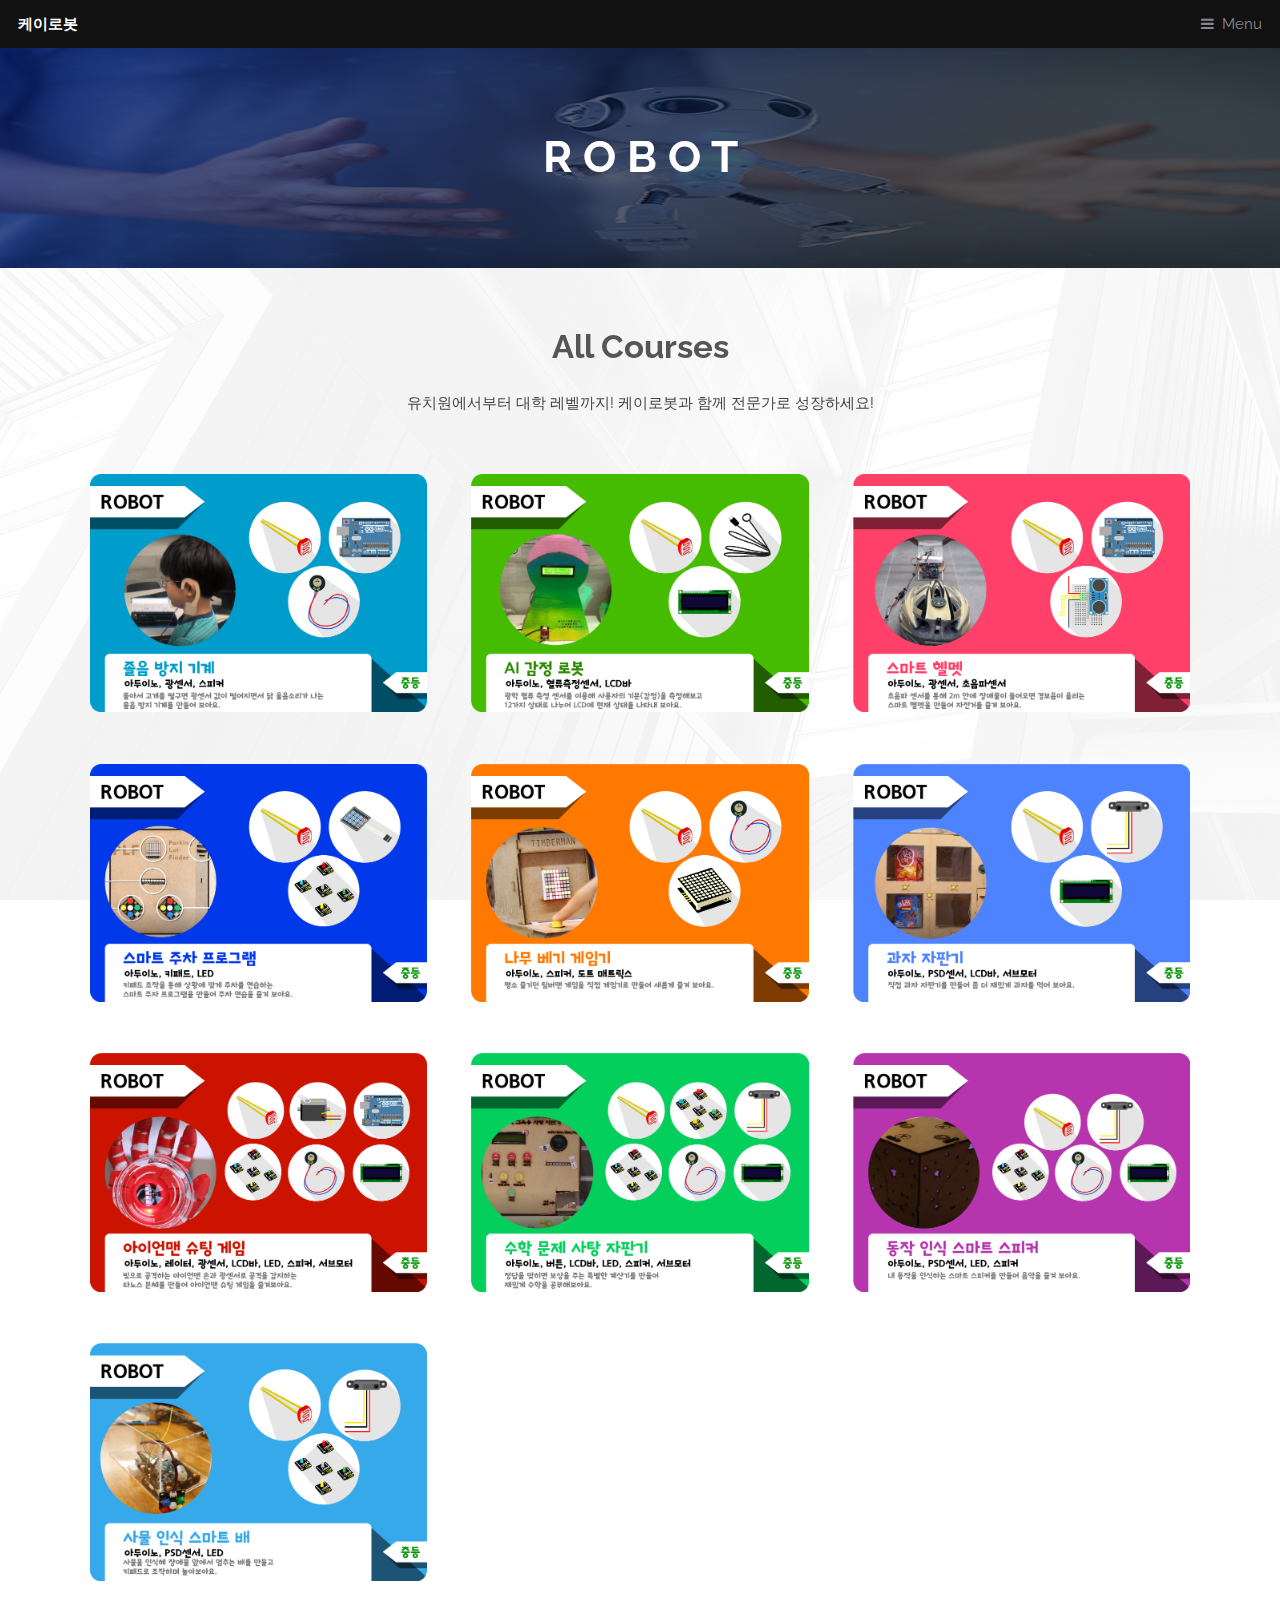
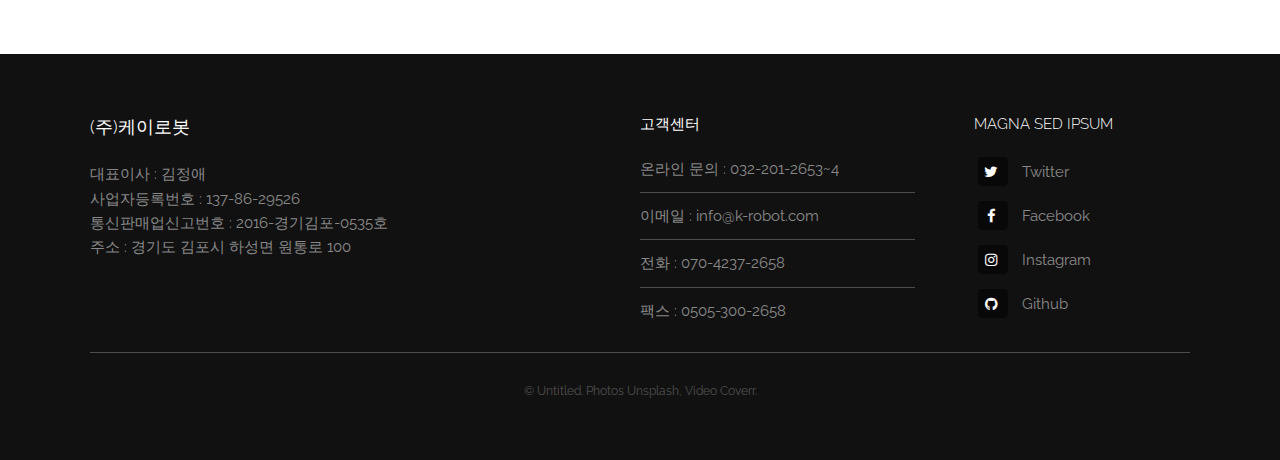
<file: im-robot.html>
<!DOCTYPE HTML>
<!--
	Industrious by TEMPLATED
	templated.co @templatedco
	Released for free under the Creative Commons Attribution 3.0 license (templated.co/license)
-->
<html>
	<head>
		<title>케이로봇 K-Robot</title>
		<meta charset="utf-8" />
		<meta name="viewport" content="width=device-width, initial-scale=1, user-scalable=no" />
		<meta name="description" content="" />
		<meta name="keywords" content="" />
        <link rel="stylesheet" href="assets/css/main.css" />
        <style>
            .project-imgs:hover {
                transform: scale(1.1);
            }
            .project-imgs img {
                width: 100%;
            }
        </style>
	</head>
	<body class="is-preload">

		<!-- Header -->
			<header id="header">
				<a class="logo" href="index.html">케이로봇</a>
				<nav>
					<a href="#menu">Menu</a>
				</nav>
			</header>

		<!-- Nav -->
			<nav id="menu">
				<ul class="links">
					<li><a href="index.html">Home</a></li>
					<li><a href="login.html">Login</a></li>
					<li><a href="roadmap.html">Learning Roadmap</a></li>
				</ul>
			</nav>

		<!-- Heading -->
			<div id="heading2" >
                <h1 style="font-weight: bold;">R o b o t</h1>
                <!-- <img style="width: 20%; z-index: 10;" src=images/im_robot.png /> -->
			</div>

		<!-- Highlights -->
        <section class="wrapper">
            <div class="inner">
                <header class="special">
                    <h2 style="text-transform: none; font-weight: bold;">All Courses</h2>
                    <p>유치원에서부터 대학 레벨까지! 케이로봇과 함께 전문가로 성장하세요!</p>
                </header>
                <div class="highlights">
                    <section>
                        <a href="robot.html" style="text-decoration: none;">
                        <div class="project-imgs">
                            <img src="images/01.png" alt="">
                        </div>
                        </a>
                    </section>
                    <section>
                        <a href="robot.html" style="text-decoration: none;">
                        <div class="project-imgs">
                            <img src="images/02.png" alt="">
                        </div>
                        </a>
                    </section>
                    <section>
                        <a href="robot.html" style="text-decoration: none;">
                        <div class="project-imgs">
                            <img src="images/03.png" alt="">
                        </div>
                        </a>
                    </section>
                    <section>
                        <a href="robot.html" style="text-decoration: none;">
                        <div class="project-imgs">
                            <img src="images/04.png" alt="">
                        </div>
                        </a>
                    </section>
                    <section>
                        <a href="robot.html" style="text-decoration: none;">
                        <div class="project-imgs">
                            <img src="images/05.png" alt="">
                        </div>
                        </a>
                    </section>
                    <section>
                        <a href="robot.html" style="text-decoration: none;">
                        <div class="project-imgs">
                            <img src="images/06.png" alt="">
                        </div>
                        </a>
                    </section>
                    <section>
                        <a href="robot.html" style="text-decoration: none;">
                        <div class="project-imgs">
                            <img src="images/07.png" alt="">
                        </div>
                        </a>
                    </section>
                    <section>
                        <a href="robot.html" style="text-decoration: none;">
                        <div class="project-imgs">
                            <img src="images/08.png" alt="">
                        </div>
                        </a>
                    </section>
                    <section>
                        <a href="robot.html" style="text-decoration: none;">
                        <div class="project-imgs">
                            <img src="images/09.png" alt="">
                        </div>
                        </a>
                    </section>
                    <section>
                        <a href="robot.html" style="text-decoration: none;">
                        <div class="project-imgs">
                            <img src="images/10.png" alt="">
                        </div>
                        </a>
                    </section>

                </div>
            </div>
        </section>

		<!-- Footer -->
        <footer id="footer">
            <div class="inner">
                <div class="content">
                    <section>
                        <h3>(주)케이로봇</h3>
                        <p>대표이사 : 김정애<br>
                            사업자등록번호 : 137-86-29526<br>
                            통신판매업신고번호 : 2016-경기김포-0535호<br>
                            주소 : 경기도 김포시 하성면 원통로 100</p>
                    </section>
                    <section>
                        <h4>고객센터</h4>
                        <ul class="alt">
                            <li><a href="#">온라인 문의 : 032-201-2653~4</a></li>
                            <li><a href="#">이메일 : info@k-robot.com</a></li>
                            <li><a href="#">전화 : 070-4237-2658</a></li>
                            <li><a href="#">팩스 : 0505-300-2658</a></li>
                        </ul>
                    </section>
                    <section>
                        <h4>Magna sed ipsum</h4>
                        <ul class="plain">
                            <li><a href="#"><i class="icon fa-twitter">&nbsp;</i>Twitter</a></li>
                            <li><a href="#"><i class="icon fa-facebook">&nbsp;</i>Facebook</a></li>
                            <li><a href="#"><i class="icon fa-instagram">&nbsp;</i>Instagram</a></li>
                            <li><a href="#"><i class="icon fa-github">&nbsp;</i>Github</a></li>
                        </ul>
                    </section>
                </div>
                <div class="copyright">
                    &copy; Untitled. Photos <a href="https://unsplash.co">Unsplash</a>, Video <a href="https://coverr.co">Coverr</a>.
                </div>
            </div>
        </footer>

    <!-- Scripts -->
        <script src="assets/js/jquery.min.js"></script>
        <script src="assets/js/browser.min.js"></script>
        <script src="assets/js/breakpoints.min.js"></script>
        <script src="assets/js/util.js"></script>
        <script src="assets/js/main.js"></script>

	</body>
</html>
</file>
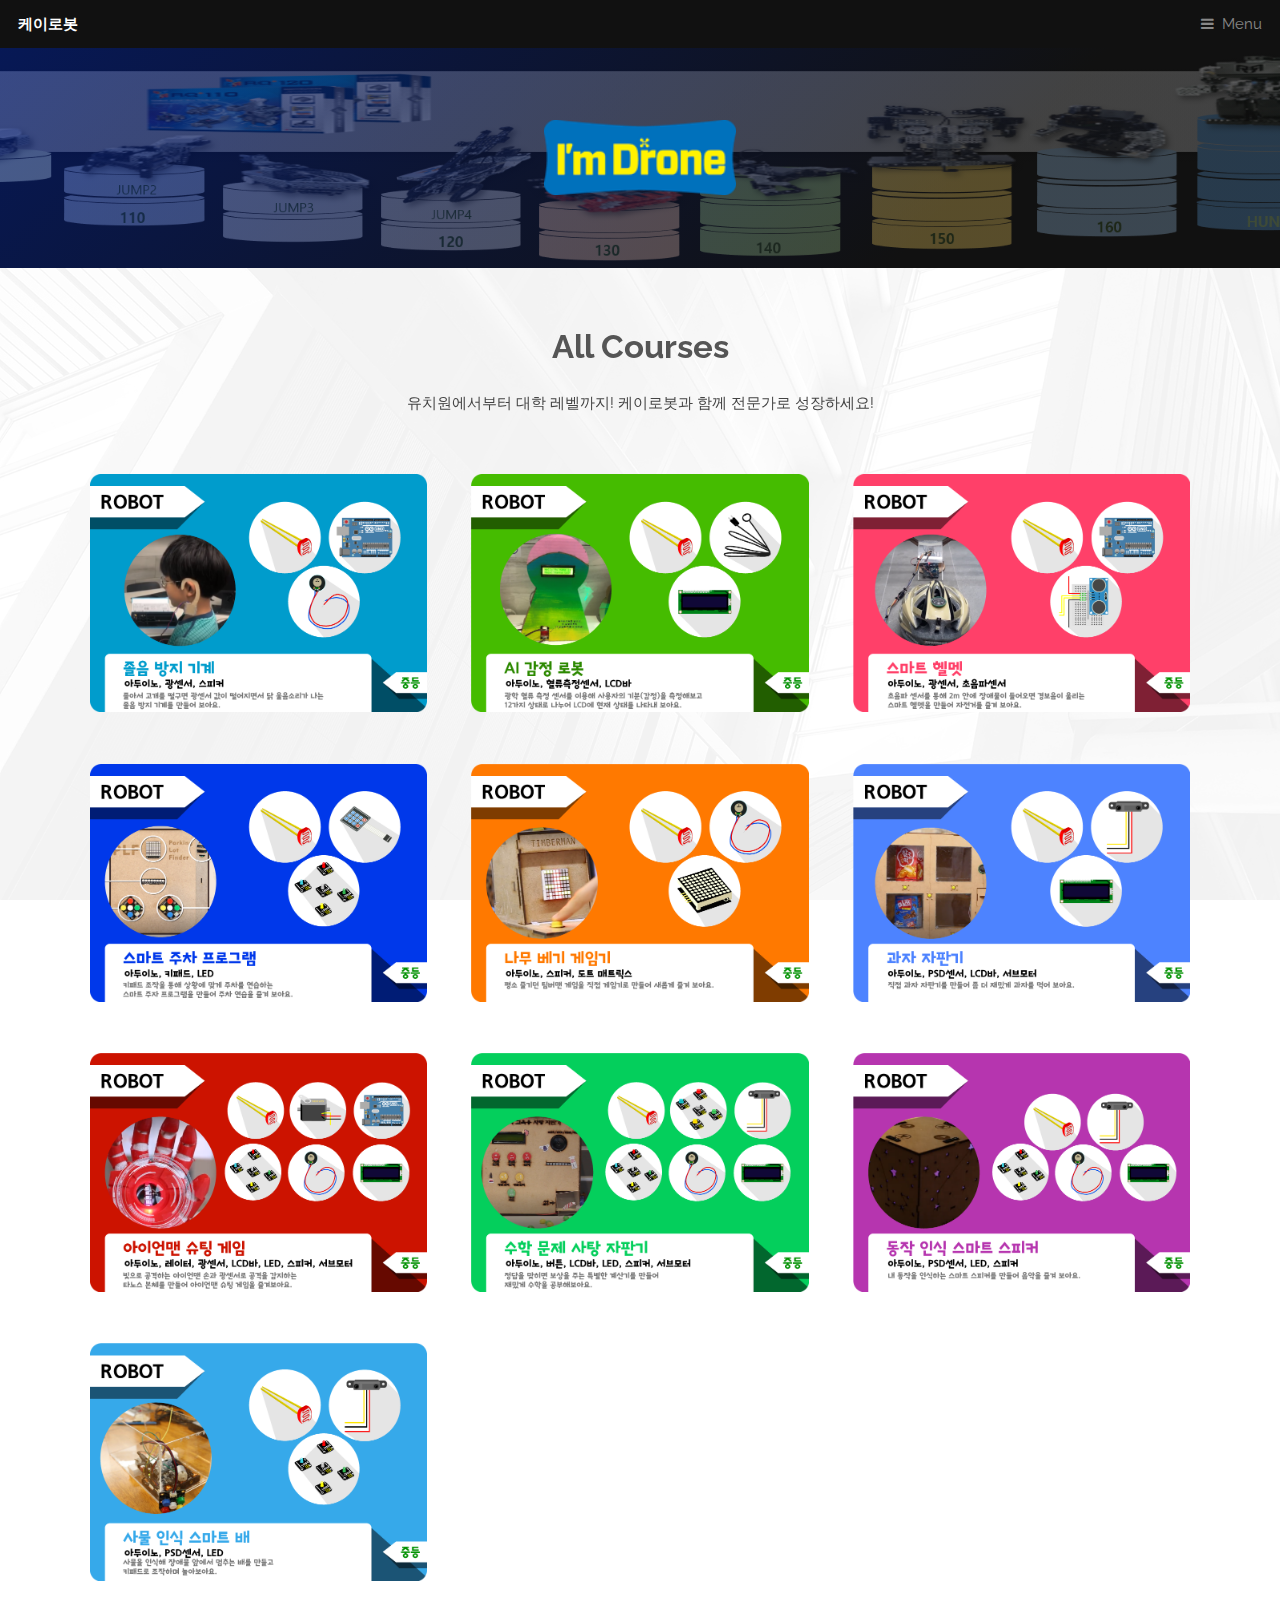
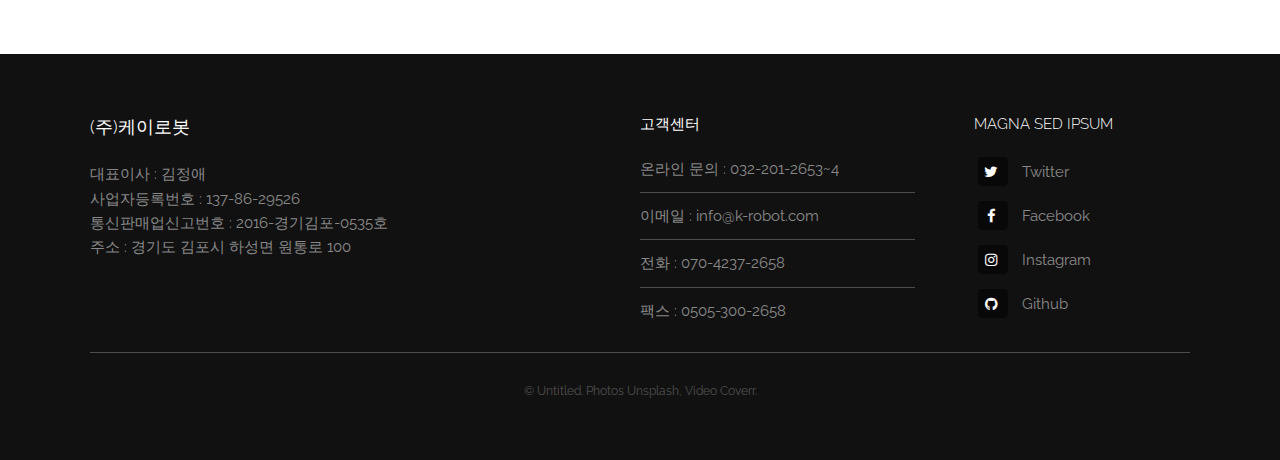
<file: iot.html>
<!DOCTYPE HTML>
<!--
	Industrious by TEMPLATED
	templated.co @templatedco
	Released for free under the Creative Commons Attribution 3.0 license (templated.co/license)
-->
<html>
	<head>
		<title>케이로봇 K-Robot</title>
		<meta charset="utf-8" />
		<meta name="viewport" content="width=device-width, initial-scale=1, user-scalable=no" />
		<meta name="description" content="" />
		<meta name="keywords" content="" />
        <link rel="stylesheet" href="assets/css/main.css" />
        <style>
            .project-imgs:hover {
                transform: scale(1.1);
            }
            .project-imgs img {
                width: 100%;
            }
        </style>
	</head>
	<body class="is-preload">

		<!-- Header -->
			<header id="header">
				<a class="logo" href="index.html">케이로봇</a>
				<nav>
					<a href="#menu">Menu</a>
				</nav>
			</header>

		<!-- Nav -->
			<nav id="menu">
				<ul class="links">
					<li><a href="index.html">Home</a></li>
					<li><a href="login.html">Login</a></li>
					<li><a href="roadmap.html">Learning Roadmap</a></li>
				</ul>
			</nav>

		<!-- Heading -->
			<div id="heading" >
                <!-- <h1 style="font-weight: bold;">I O T</h1> -->
                <img style="width: 15%; z-index: 10;" src=images/아임드론.png />
			</div>

		<!-- Highlights -->
        <section class="wrapper">
            <div class="inner">
                <header class="special">
                    <h2 style="text-transform: none; font-weight: bold;">All Courses</h2>
                    <p>유치원에서부터 대학 레벨까지! 케이로봇과 함께 전문가로 성장하세요!</p>
                </header>
                <div class="highlights">
                    <section>
                        <a href="iot.html" style="text-decoration: none;">
                        <div class="project-imgs">
                            <img src="images/01.png" alt="">
                        </div>
                        </a>
                    </section>
                    <section>
                        <a href="iot.html" style="text-decoration: none;">
                        <div class="project-imgs">
                            <img src="images/02.png" alt="">
                        </div>
                        </a>
                    </section>
                    <section>
                        <a href="iot.html" style="text-decoration: none;">
                        <div class="project-imgs">
                            <img src="images/03.png" alt="">
                        </div>
                        </a>
                    </section>
                    <section>
                        <a href="iot.html" style="text-decoration: none;">
                        <div class="project-imgs">
                            <img src="images/04.png" alt="">
                        </div>
                        </a>
                    </section>
                    <section>
                        <a href="iot.html" style="text-decoration: none;">
                        <div class="project-imgs">
                            <img src="images/05.png" alt="">
                        </div>
                        </a>
                    </section>
                    <section>
                        <a href="iot.html" style="text-decoration: none;">
                        <div class="project-imgs">
                            <img src="images/06.png" alt="">
                        </div>
                        </a>
                    </section>
                    <section>
                        <a href="iot.html" style="text-decoration: none;">
                        <div class="project-imgs">
                            <img src="images/07.png" alt="">
                        </div>
                        </a>
                    </section>
                    <section>
                        <a href="iot.html" style="text-decoration: none;">
                        <div class="project-imgs">
                            <img src="images/08.png" alt="">
                        </div>
                        </a>
                    </section>
                    <section>
                        <a href="iot.html" style="text-decoration: none;">
                        <div class="project-imgs">
                            <img src="images/09.png" alt="">
                        </div>
                        </a>
                    </section>
                    <section>
                        <a href="iot.html" style="text-decoration: none;">
                        <div class="project-imgs">
                            <img src="images/10.png" alt="">
                        </div>
                        </a>
                    </section>

                </div>
            </div>
        </section>

		<!-- Footer -->
        <footer id="footer">
            <div class="inner">
                <div class="content">
                    <section>
                        <h3>(주)케이로봇</h3>
                        <p>대표이사 : 김정애<br>
                            사업자등록번호 : 137-86-29526<br>
                            통신판매업신고번호 : 2016-경기김포-0535호<br>
                            주소 : 경기도 김포시 하성면 원통로 100</p>
                    </section>
                    <section>
                        <h4>고객센터</h4>
                        <ul class="alt">
                            <li><a href="#">온라인 문의 : 032-201-2653~4</a></li>
                            <li><a href="#">이메일 : info@k-robot.com</a></li>
                            <li><a href="#">전화 : 070-4237-2658</a></li>
                            <li><a href="#">팩스 : 0505-300-2658</a></li>
                        </ul>
                    </section>
                    <section>
                        <h4>Magna sed ipsum</h4>
                        <ul class="plain">
                            <li><a href="#"><i class="icon fa-twitter">&nbsp;</i>Twitter</a></li>
                            <li><a href="#"><i class="icon fa-facebook">&nbsp;</i>Facebook</a></li>
                            <li><a href="#"><i class="icon fa-instagram">&nbsp;</i>Instagram</a></li>
                            <li><a href="#"><i class="icon fa-github">&nbsp;</i>Github</a></li>
                        </ul>
                    </section>
                </div>
                <div class="copyright">
                    &copy; Untitled. Photos <a href="https://unsplash.co">Unsplash</a>, Video <a href="https://coverr.co">Coverr</a>.
                </div>
            </div>
        </footer>

    <!-- Scripts -->
        <script src="assets/js/jquery.min.js"></script>
        <script src="assets/js/browser.min.js"></script>
        <script src="assets/js/breakpoints.min.js"></script>
        <script src="assets/js/util.js"></script>
        <script src="assets/js/main.js"></script>

	</body>
</html>
</file>
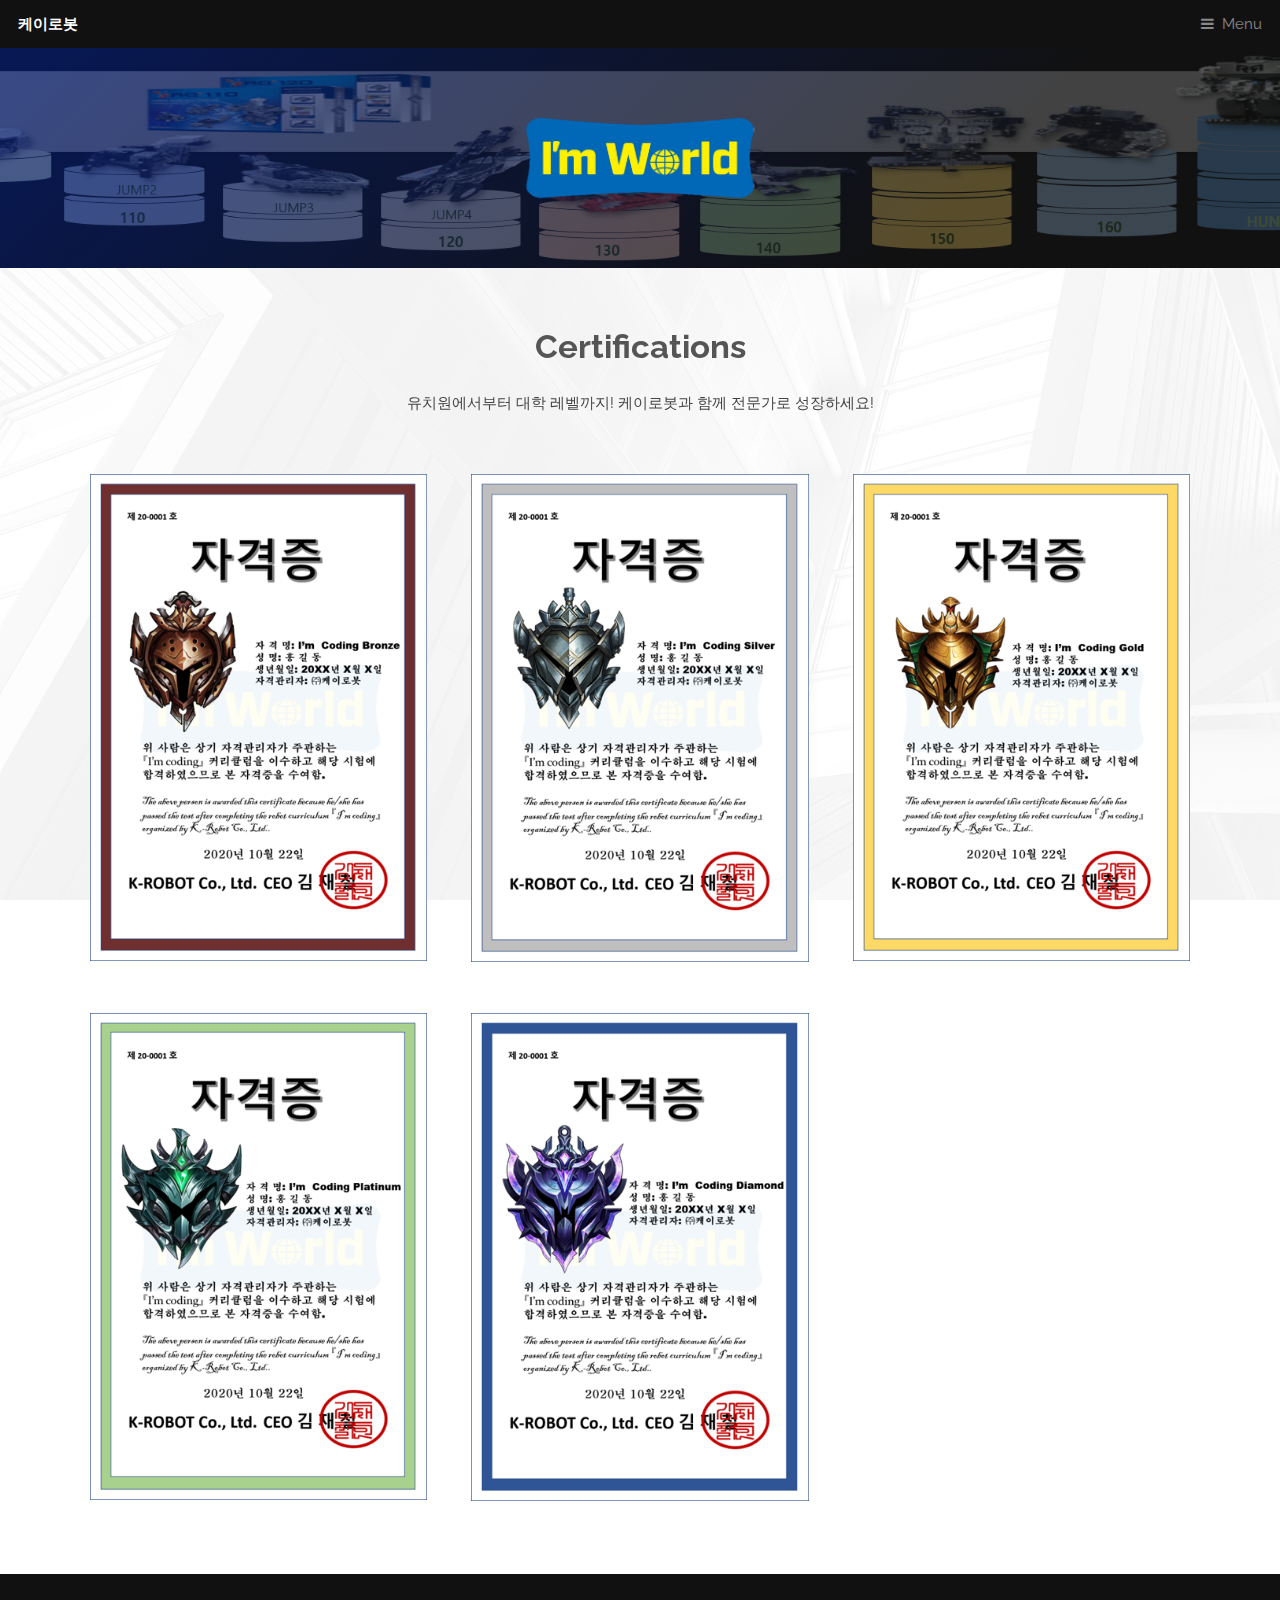
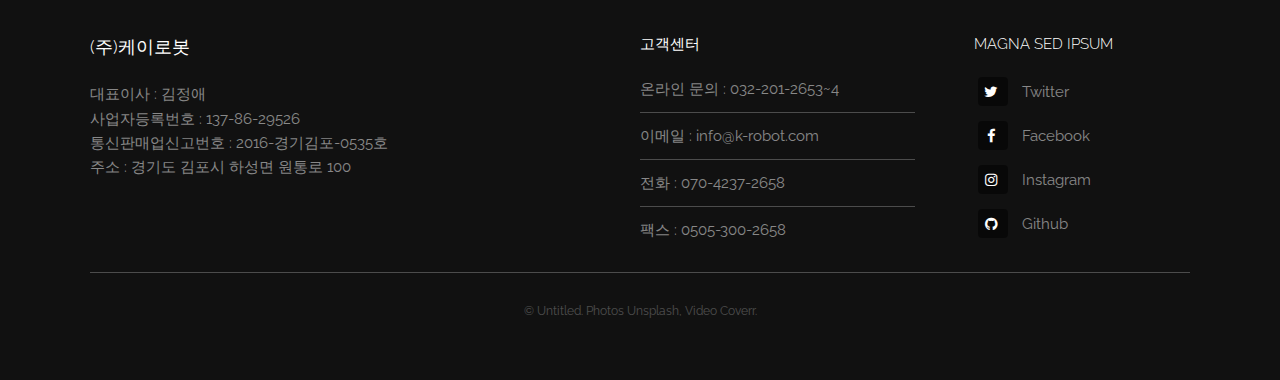
<file: login.html>
<!DOCTYPE HTML>
<!--
	Industrious by TEMPLATED
	templated.co @templatedco
	Released for free under the Creative Commons Attribution 3.0 license (templated.co/license)
-->
<html>
	<head>
		<title>케이로봇 K-Robot</title>
		<meta charset="utf-8" />
		<meta name="viewport" content="width=device-width, initial-scale=1, user-scalable=no" />
		<meta name="description" content="" />
		<meta name="keywords" content="" />
        <link rel="stylesheet" href="assets/css/main.css" />
        <style>
            .project-imgs:hover {
                transform: scale(1.1);
            }
            .project-imgs img {
                width: 100%;
            }
            #show-PBL-sample {
                display: flex;
                justify-content: center;
            }
            #show-PBL-sample:hover {
                scale: (1.2);
            }
        </style>
	</head>
	<body class="is-preload">

		<!-- Header -->
			<header id="header">
				<a class="logo" href="index.html">케이로봇</a>
				<nav>
					<a href="#menu">Menu</a>
				</nav>
			</header>

		<!-- Nav -->
			<nav id="menu">
				<ul class="links">
					<li><a href="index.html">Home</a></li>
					<li><a href="#">Login</a></li>
					<li><a href="roadmap.html">Learning Roadmap</a></li>
				</ul>
			</nav>

		<!-- Heading -->
			<div id="heading" >
                <!-- <h1 style="font-weight: bold;">R o b o t</h1> -->
                <img style="width: 20%; z-index: 10;" src=images/im-world.png />

			</div>

		<!-- Highlights -->
        <section class="wrapper">
            <div class="inner">
                <header class="special">
                    <h2 style="text-transform: none; font-weight: bold;">Certifications</h2>
                    <p>유치원에서부터 대학 레벨까지! 케이로봇과 함께 전문가로 성장하세요!</p>
                </header>
                <div class="highlights">
                    <section>
                        <a href="robot.html" style="text-decoration: none;">
                        <div class="project-imgs">
                            <img src="images/자격증1.png" alt="">
                        </div>
                        </a>
                    </section>
                    <section>
                        <a href="robot.html" style="text-decoration: none;">
                        <div class="project-imgs">
                            <img src="images/자격증2.png" alt="">
                        </div>
                        </a>
                    </section>
                    <section>
                        <a href="robot.html" style="text-decoration: none;">
                        <div class="project-imgs">
                            <img src="images/자격증3.png" alt="">
                        </div>
                        </a>
                    </section>
                    <section>
                        <a href="robot.html" style="text-decoration: none;">
                        <div class="project-imgs">
                            <img src="images/자격증4.png" alt="">
                        </div>
                        </a>
                    </section>
                    <section>
                        <a href="robot.html" style="text-decoration: none;">
                        <div class="project-imgs">
                            <img src="images/자격증5.png" alt="">
                        </div>
                        </a>
                    </section>
                </div>
            </div>
        </section>

		<!-- Footer -->
        <footer id="footer">
            <div class="inner">
                <div class="content">
                    <section>
                        <h3>(주)케이로봇</h3>
                        <p>대표이사 : 김정애<br>
                            사업자등록번호 : 137-86-29526<br>
                            통신판매업신고번호 : 2016-경기김포-0535호<br>
                            주소 : 경기도 김포시 하성면 원통로 100</p>
                    </section>
                    <section>
                        <h4>고객센터</h4>
                        <ul class="alt">
                            <li><a href="#">온라인 문의 : 032-201-2653~4</a></li>
                            <li><a href="#">이메일 : info@k-robot.com</a></li>
                            <li><a href="#">전화 : 070-4237-2658</a></li>
                            <li><a href="#">팩스 : 0505-300-2658</a></li>
                        </ul>
                    </section>
                    <section>
                        <h4>Magna sed ipsum</h4>
                        <ul class="plain">
                            <li><a href="#"><i class="icon fa-twitter">&nbsp;</i>Twitter</a></li>
                            <li><a href="#"><i class="icon fa-facebook">&nbsp;</i>Facebook</a></li>
                            <li><a href="#"><i class="icon fa-instagram">&nbsp;</i>Instagram</a></li>
                            <li><a href="#"><i class="icon fa-github">&nbsp;</i>Github</a></li>
                        </ul>
                    </section>
                </div>
                <div class="copyright">
                    &copy; Untitled. Photos <a href="https://unsplash.co">Unsplash</a>, Video <a href="https://coverr.co">Coverr</a>.
                </div>
            </div>
        </footer>

    <!-- Scripts -->
        <script src="assets/js/jquery.min.js"></script>
        <script src="assets/js/browser.min.js"></script>
        <script src="assets/js/breakpoints.min.js"></script>
        <script src="assets/js/util.js"></script>
        <script src="assets/js/main.js"></script>

	</body>
</html>
</file>
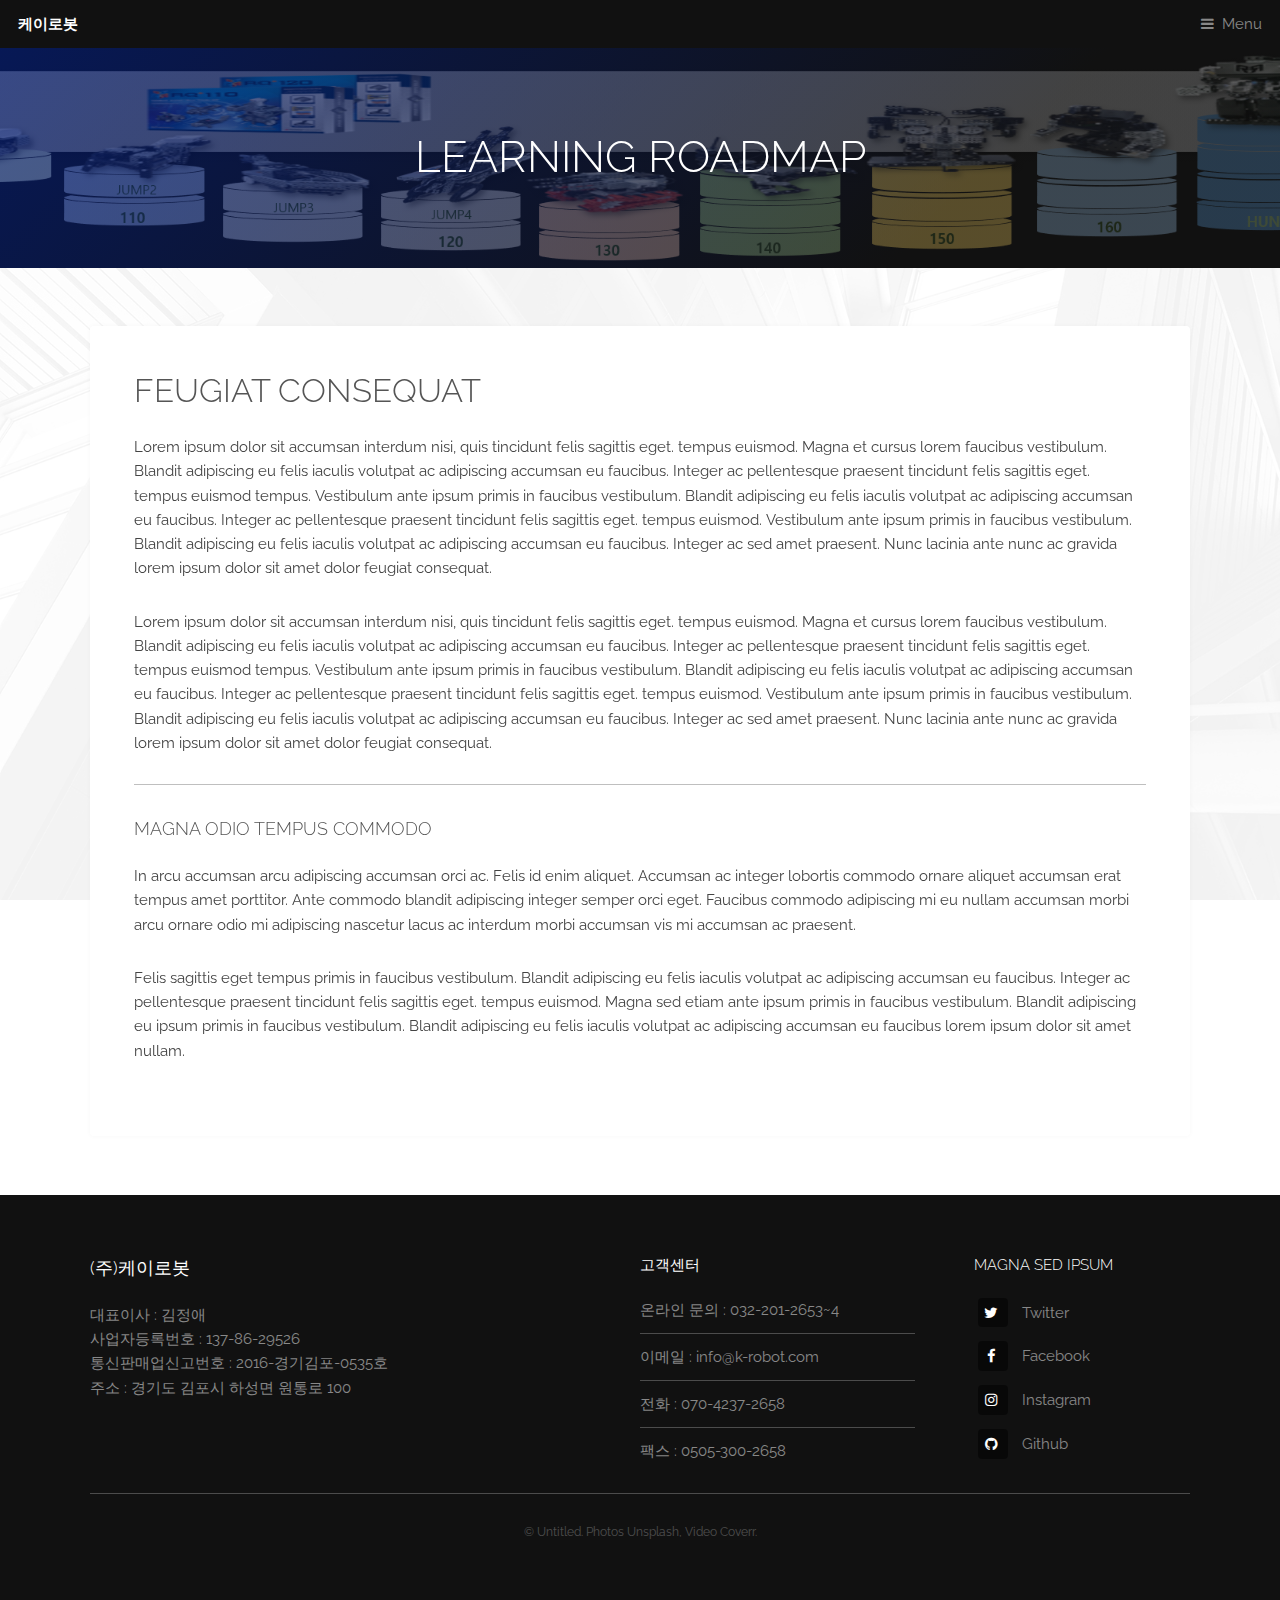
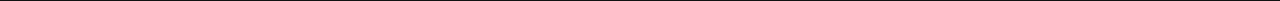
<file: roadmap.html>
<!DOCTYPE HTML>
<!--
	Industrious by TEMPLATED
	templated.co @templatedco
	Released for free under the Creative Commons Attribution 3.0 license (templated.co/license)
-->
<html>
	<head>
		<title>케이로봇 K-Robot</title>
		<meta charset="utf-8" />
		<meta name="viewport" content="width=device-width, initial-scale=1, user-scalable=no" />
		<meta name="description" content="" />
		<meta name="keywords" content="" />
		<link rel="stylesheet" href="assets/css/main.css" />
	</head>
	<body class="is-preload">

		<!-- Header -->
			<header id="header">
				<a class="logo" href="index.html">케이로봇</a>
				<nav>
					<a href="#menu">Menu</a>
				</nav>
			</header>

		<!-- Nav -->
			<nav id="menu">
				<ul class="links">
					<li><a href="index.html">Home</a></li>
					<li><a href="#">Login</a></li>
					<li><a href="roadmap.html">Learning Roadmap</a></li>
				</ul>
			</nav>

		<!-- Heading -->
			<div id="heading" >
				<h1>Learning Roadmap</h1>
			</div>

		<!-- Main -->
			<section id="main" class="wrapper">
				<div class="inner">
					<div class="content">
						<header>
							<h2>Feugiat consequat</h2>
						</header>
						<p>Lorem ipsum dolor sit accumsan interdum nisi, quis tincidunt felis sagittis eget. tempus euismod. Magna et cursus lorem faucibus vestibulum. Blandit adipiscing eu felis iaculis volutpat ac adipiscing accumsan eu faucibus. Integer ac pellentesque praesent tincidunt felis sagittis eget. tempus euismod tempus. Vestibulum ante ipsum primis in faucibus vestibulum. Blandit adipiscing eu felis iaculis volutpat ac adipiscing accumsan eu faucibus. Integer ac pellentesque praesent tincidunt felis sagittis eget. tempus euismod. Vestibulum ante ipsum primis in faucibus vestibulum. Blandit adipiscing eu felis iaculis volutpat ac adipiscing accumsan eu faucibus. Integer ac sed amet praesent. Nunc lacinia ante nunc ac gravida lorem ipsum dolor sit amet dolor feugiat consequat. </p>
						<p>Lorem ipsum dolor sit accumsan interdum nisi, quis tincidunt felis sagittis eget. tempus euismod. Magna et cursus lorem faucibus vestibulum. Blandit adipiscing eu felis iaculis volutpat ac adipiscing accumsan eu faucibus. Integer ac pellentesque praesent tincidunt felis sagittis eget. tempus euismod tempus. Vestibulum ante ipsum primis in faucibus vestibulum. Blandit adipiscing eu felis iaculis volutpat ac adipiscing accumsan eu faucibus. Integer ac pellentesque praesent tincidunt felis sagittis eget. tempus euismod. Vestibulum ante ipsum primis in faucibus vestibulum. Blandit adipiscing eu felis iaculis volutpat ac adipiscing accumsan eu faucibus. Integer ac sed amet praesent. Nunc lacinia ante nunc ac gravida lorem ipsum dolor sit amet dolor feugiat consequat. </p>
						<hr />
						<h3>Magna odio tempus commodo</h3>
						<p>In arcu accumsan arcu adipiscing accumsan orci ac. Felis id enim aliquet. Accumsan ac integer lobortis commodo ornare aliquet accumsan erat tempus amet porttitor. Ante commodo blandit adipiscing integer semper orci eget. Faucibus commodo adipiscing mi eu nullam accumsan morbi arcu ornare odio mi adipiscing nascetur lacus ac interdum morbi accumsan vis mi accumsan ac praesent.</p>
						<p>Felis sagittis eget tempus primis in faucibus vestibulum. Blandit adipiscing eu felis iaculis volutpat ac adipiscing accumsan eu faucibus. Integer ac pellentesque praesent tincidunt felis sagittis eget. tempus euismod. Magna sed etiam ante ipsum primis in faucibus vestibulum. Blandit adipiscing eu ipsum primis in faucibus vestibulum. Blandit adipiscing eu felis iaculis volutpat ac adipiscing accumsan eu faucibus lorem ipsum dolor sit amet nullam.</p>
					</div>
				</div>
			</section>

		<!-- Footer -->
        <footer id="footer">
            <div class="inner">
                <div class="content">
                    <section>
                        <h3>(주)케이로봇</h3>
                        <p>대표이사 : 김정애<br>
                            사업자등록번호 : 137-86-29526<br>
                            통신판매업신고번호 : 2016-경기김포-0535호<br>
                            주소 : 경기도 김포시 하성면 원통로 100</p>
                    </section>
                    <section>
                        <h4>고객센터</h4>
                        <ul class="alt">
                            <li><a href="#">온라인 문의 : 032-201-2653~4</a></li>
                            <li><a href="#">이메일 : info@k-robot.com</a></li>
                            <li><a href="#">전화 : 070-4237-2658</a></li>
                            <li><a href="#">팩스 : 0505-300-2658</a></li>
                        </ul>
                    </section>
                    <section>
                        <h4>Magna sed ipsum</h4>
                        <ul class="plain">
                            <li><a href="#"><i class="icon fa-twitter">&nbsp;</i>Twitter</a></li>
                            <li><a href="#"><i class="icon fa-facebook">&nbsp;</i>Facebook</a></li>
                            <li><a href="#"><i class="icon fa-instagram">&nbsp;</i>Instagram</a></li>
                            <li><a href="#"><i class="icon fa-github">&nbsp;</i>Github</a></li>
                        </ul>
                    </section>
                </div>
                <div class="copyright">
                    &copy; Untitled. Photos <a href="https://unsplash.co">Unsplash</a>, Video <a href="https://coverr.co">Coverr</a>.
                </div>
            </div>
        </footer>

    <!-- Scripts -->
        <script src="assets/js/jquery.min.js"></script>
        <script src="assets/js/browser.min.js"></script>
        <script src="assets/js/breakpoints.min.js"></script>
        <script src="assets/js/util.js"></script>
        <script src="assets/js/main.js"></script>

	</body>
</html>
</file>
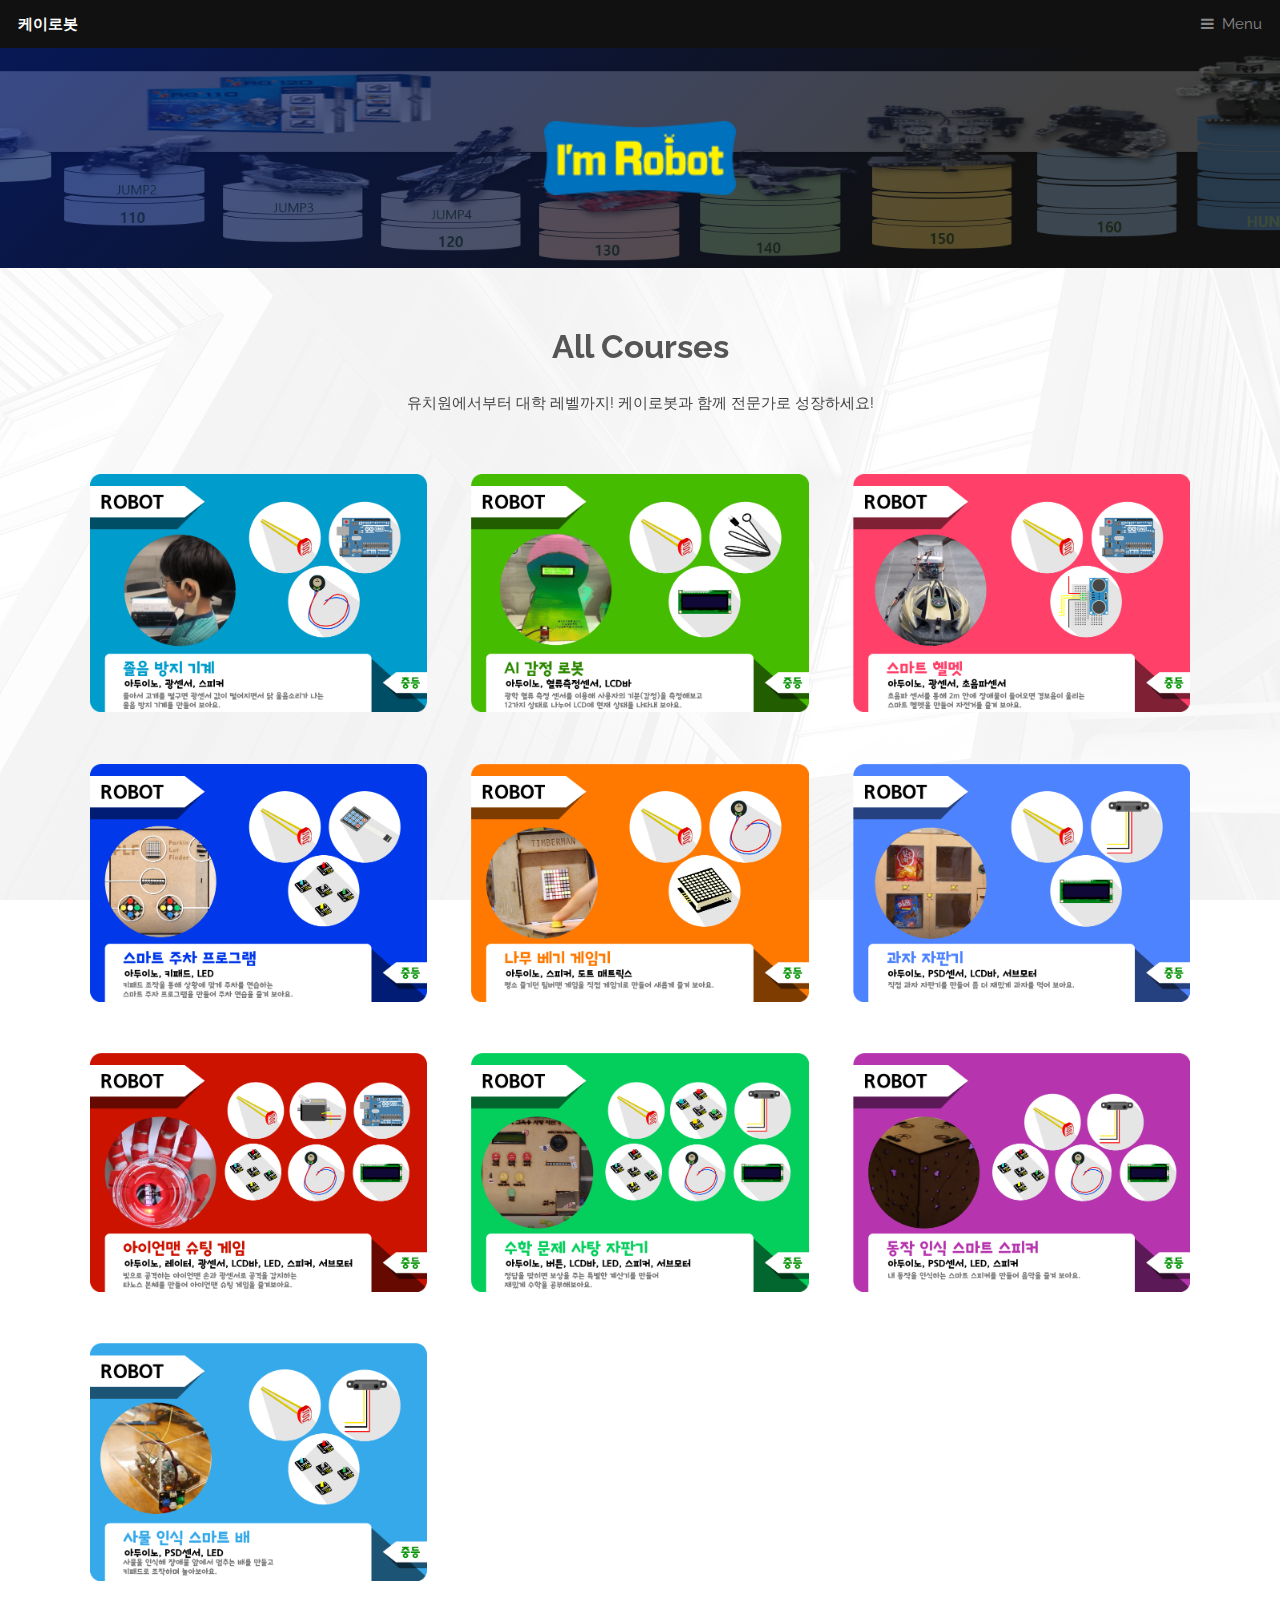
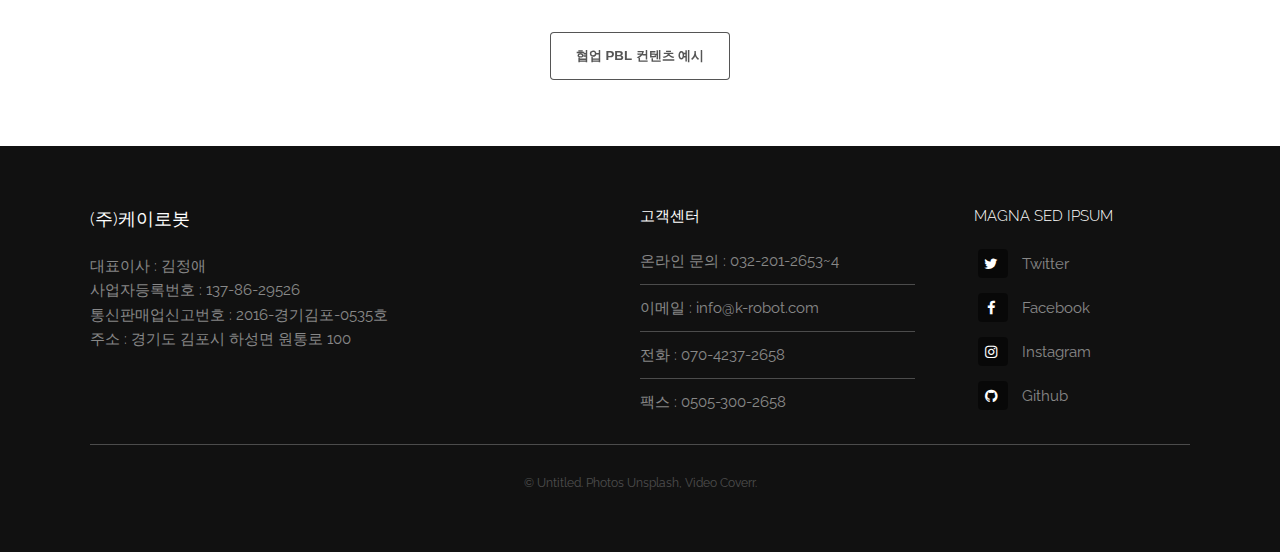
<file: robot.html>
<!DOCTYPE HTML>
<!--
	Industrious by TEMPLATED
	templated.co @templatedco
	Released for free under the Creative Commons Attribution 3.0 license (templated.co/license)
-->
<html>
	<head>
		<title>케이로봇 K-Robot</title>
		<meta charset="utf-8" />
		<meta name="viewport" content="width=device-width, initial-scale=1, user-scalable=no" />
		<meta name="description" content="" />
		<meta name="keywords" content="" />
        <link rel="stylesheet" href="assets/css/main.css" />
        <style>
            .project-imgs:hover {
                transform: scale(1.1);
            }
            .project-imgs img {
                width: 100%;
            }
            #show-PBL-sample {
                display: flex;
                justify-content: center;
            }
            #show-PBL-sample:hover {
                scale: (1.2);
            }
        </style>
	</head>
	<body class="is-preload">

		<!-- Header -->
			<header id="header">
				<a class="logo" href="index.html">케이로봇</a>
				<nav>
					<a href="#menu">Menu</a>
				</nav>
			</header>

		<!-- Nav -->
			<nav id="menu">
				<ul class="links">
					<li><a href="index.html">Home</a></li>
					<li><a href="login.html">Login</a></li>
					<li><a href="roadmap.html">Learning Roadmap</a></li>
				</ul>
			</nav>

		<!-- Heading -->
			<div id="heading" >
                <!-- <h1 style="font-weight: bold;">R o b o t</h1> -->
                <img style="width: 15%; z-index: 10;" src=images/아임로봇.png />

			</div>

		<!-- Highlights -->
        <section class="wrapper">
            <div class="inner">
                <header class="special">
                    <h2 style="text-transform: none; font-weight: bold;">All Courses</h2>
                    <p>유치원에서부터 대학 레벨까지! 케이로봇과 함께 전문가로 성장하세요!</p>
                </header>
                <div class="highlights">
                    <section>
                        <a href="robot.html" style="text-decoration: none;">
                        <div class="project-imgs">
                            <img src="images/01.png" alt="">
                        </div>
                        </a>
                    </section>
                    <section>
                        <a href="robot.html" style="text-decoration: none;">
                        <div class="project-imgs">
                            <img src="images/02.png" alt="">
                        </div>
                        </a>
                    </section>
                    <section>
                        <a href="robot.html" style="text-decoration: none;">
                        <div class="project-imgs">
                            <img src="images/03.png" alt="">
                        </div>
                        </a>
                    </section>
                    <section>
                        <a href="robot.html" style="text-decoration: none;">
                        <div class="project-imgs">
                            <img src="images/04.png" alt="">
                        </div>
                        </a>
                    </section>
                    <section>
                        <a href="robot.html" style="text-decoration: none;">
                        <div class="project-imgs">
                            <img src="images/05.png" alt="">
                        </div>
                        </a>
                    </section>
                    <section>
                        <a href="robot.html" style="text-decoration: none;">
                        <div class="project-imgs">
                            <img src="images/06.png" alt="">
                        </div>
                        </a>
                    </section>
                    <section>
                        <a href="robot.html" style="text-decoration: none;">
                        <div class="project-imgs">
                            <img src="images/07.png" alt="">
                        </div>
                        </a>
                    </section>
                    <section>
                        <a href="robot.html" style="text-decoration: none;">
                        <div class="project-imgs">
                            <img src="images/08.png" alt="">
                        </div>
                        </a>
                    </section>
                    <section>
                        <a href="robot.html" style="text-decoration: none;">
                        <div class="project-imgs">
                            <img src="images/09.png" alt="">
                        </div>
                        </a>
                    </section>
                    <section>
                        <a href="robot.html" style="text-decoration: none;">
                        <div class="project-imgs">
                            <img src="images/10.png" alt="">
                        </div>
                        </a>
                    </section>
                    <section>
                        <!-- <a href="robot.html" style="text-decoration: none;">
                        <div class="project-imgs">
                            <img src="images/10.png" alt="">
                        </div>
                        </a> -->
                    </section>
                    <section>
                        <!-- <a href="robot.html" style="text-decoration: none;">
                        <div class="project-imgs">
                            <img src="images/10.png" alt="">
                        </div>
                        </a> -->
                    </section>
                    <section>
                        <!-- <a href="robot.html" style="text-decoration: none;">
                        <div class="project-imgs">
                            <img src="images/10.png" alt="">
                        </div>
                        </a> -->
                    </section>
                    <section>
                        <div id="show-PBL-sample">
                            <a href="im-robot.html" style="text-decoration: none;">
                                <button>협업 PBL 컨텐츠 예시</button>
                            </a>
                        </div>
                    </section>
                </div>
            </div>
        </section>

		<!-- Footer -->
        <footer id="footer">
            <div class="inner">
                <div class="content">
                    <section>
                        <h3>(주)케이로봇</h3>
                        <p>대표이사 : 김정애<br>
                            사업자등록번호 : 137-86-29526<br>
                            통신판매업신고번호 : 2016-경기김포-0535호<br>
                            주소 : 경기도 김포시 하성면 원통로 100</p>
                    </section>
                    <section>
                        <h4>고객센터</h4>
                        <ul class="alt">
                            <li><a href="#">온라인 문의 : 032-201-2653~4</a></li>
                            <li><a href="#">이메일 : info@k-robot.com</a></li>
                            <li><a href="#">전화 : 070-4237-2658</a></li>
                            <li><a href="#">팩스 : 0505-300-2658</a></li>
                        </ul>
                    </section>
                    <section>
                        <h4>Magna sed ipsum</h4>
                        <ul class="plain">
                            <li><a href="#"><i class="icon fa-twitter">&nbsp;</i>Twitter</a></li>
                            <li><a href="#"><i class="icon fa-facebook">&nbsp;</i>Facebook</a></li>
                            <li><a href="#"><i class="icon fa-instagram">&nbsp;</i>Instagram</a></li>
                            <li><a href="#"><i class="icon fa-github">&nbsp;</i>Github</a></li>
                        </ul>
                    </section>
                </div>
                <div class="copyright">
                    &copy; Untitled. Photos <a href="https://unsplash.co">Unsplash</a>, Video <a href="https://coverr.co">Coverr</a>.
                </div>
            </div>
        </footer>

    <!-- Scripts -->
        <script src="assets/js/jquery.min.js"></script>
        <script src="assets/js/browser.min.js"></script>
        <script src="assets/js/breakpoints.min.js"></script>
        <script src="assets/js/util.js"></script>
        <script src="assets/js/main.js"></script>

	</body>
</html>
</file>
<file: assets/css/main.css>
@import "variables.css";

@import url(font-awesome.min.css);
@import url("https://fonts.googleapis.com/css?family=Raleway:200,300,400,500,600");
/*
	Industrious by TEMPLATED
	templated.co @templatedco
	Released for free under the Creative Commons Attribution 3.0 license (templated.co/license)
*/
/* Basic */
@-ms-viewport {
  width: device-width;
}
body {
  -ms-overflow-style: scrollbar;
}

@media screen and (max-width: 480px) {
  html,
  body {
    min-width: 320px;
  }
}
html {
  box-sizing: border-box;
}

*,
*:before,
*:after {
  box-sizing: inherit;
}

body {
  background: #ffffff;
}
body.is-preload *,
body.is-preload *:before,
body.is-preload *:after {
  -moz-animation: none !important;
  -webkit-animation: none !important;
  -ms-animation: none !important;
  animation: none !important;
  -moz-transition: none !important;
  -webkit-transition: none !important;
  -ms-transition: none !important;
  transition: none !important;
}

html,
body,
div,
span,
applet,
object,
iframe,
h1,
h2,
h3,
h4,
h5,
h6,
p,
blockquote,
pre,
a,
abbr,
acronym,
address,
big,
cite,
code,
del,
dfn,
em,
img,
ins,
kbd,
q,
s,
samp,
small,
strike,
strong,
sub,
sup,
tt,
var,
b,
u,
i,
center,
dl,
dt,
dd,
ol,
ul,
li,
fieldset,
form,
label,
legend,
table,
caption,
tbody,
tfoot,
thead,
tr,
th,
td,
article,
aside,
canvas,
details,
embed,
figure,
figcaption,
footer,
header,
hgroup,
menu,
nav,
output,
ruby,
section,
summary,
time,
mark,
audio,
video {
  margin: 0;
  padding: 0;
  border: 0;
  font-size: 100%;
  font: inherit;
  vertical-align: baseline;
}

article,
aside,
details,
figcaption,
figure,
footer,
header,
hgroup,
menu,
nav,
section {
  display: block;
}

body {
  line-height: 1;
}

ol,
ul {
  list-style: none;
}

blockquote,
q {
  quotes: none;
}
blockquote:before,
blockquote:after,
q:before,
q:after {
  content: "";
  content: none;
}

table {
  border-collapse: collapse;
  border-spacing: 0;
}

body {
  -webkit-text-size-adjust: none;
}

mark {
  background-color: transparent;
  color: inherit;
}

input::-moz-focus-inner {
  border: 0;
  padding: 0;
}

input,
select,
textarea {
  -moz-appearance: none;
  -webkit-appearance: none;
  -ms-appearance: none;
  appearance: none;
}

/* Typography */
html {
  font-size: 13pt;
}
@media screen and (max-width: 1680px) {
  html {
    font-size: 11pt;
  }
}
@media screen and (max-width: 980px) {
  html {
    font-size: 12pt;
  }
}
@media screen and (max-width: 480px) {
  html {
    font-size: 11pt;
  }
}

body {
  background-color: #ffffff;
  color: #444444;
}

body,
input,
select,
textarea {
  font-family: "Raleway", Arial, Helvetica, sans-serif;
  font-weight: 400;
  font-size: 1rem;
  line-height: 1.65;
}

a {
  -moz-transition: color 0.2s ease-in-out;
  -webkit-transition: color 0.2s ease-in-out;
  -ms-transition: color 0.2s ease-in-out;
  transition: color 0.2s ease-in-out;
  text-decoration: underline;
}
a:hover {
  text-decoration: none;
}

strong,
b {
  font-weight: 600;
}

em,
i {
  font-style: italic;
}

p {
  margin: 0 0 2rem 0;
}

header.special {
  text-align: center;
  margin-bottom: 4rem;
}
header.special p {
  max-width: 75%;
  margin-left: auto;
  margin-right: auto;
}

h1,
h2,
h3,
h4,
h5,
h6 {
  font-weight: 300;
  line-height: 1.5;
  text-transform: uppercase;
  margin: 0 0 1.5rem 0;
}
h1 a,
h2 a,
h3 a,
h4 a,
h5 a,
h6 a {
  color: inherit;
  text-decoration: none;
}

h1 {
  font-size: 3rem;
  line-height: 1.2;
}

h2 {
  font-size: 2.25rem;
  line-height: 1.3;
}

h3 {
  font-size: 1.25rem;
}

h4 {
  font-size: 1rem;
}

h5 {
  font-size: 0.9rem;
}

h6 {
  font-size: 0.7rem;
}

@media screen and (max-width: 736px) {
  h1 {
    font-size: 2.75rem;
    line-height: 1.3;
  }

  h2 {
    font-size: 1.75rem;
    line-height: 1.5;
  }

  h3 {
    font-size: 1.25rem;
  }
}
sub {
  font-size: 0.8rem;
  position: relative;
  top: 0.5rem;
}

sup {
  font-size: 0.8rem;
  position: relative;
  top: -0.5rem;
}

blockquote {
  border-left: solid 0.5rem;
  font-style: italic;
  margin: 0 0 2rem 0;
  padding: 1rem 0 1rem 2rem;
}

code {
  border-radius: 4px;
  border: solid 1px;
  font-family: "Courier New", monospace;
  font-size: 0.9rem;
  margin: 0 0.25rem;
  padding: 0.25rem 0.65rem;
}

pre {
  -webkit-overflow-scrolling: touch;
  font-family: "Courier New", monospace;
  font-size: 0.9rem;
  margin: 0 0 2rem 0;
}
pre code {
  display: block;
  line-height: 1.75;
  padding: 1rem 1.5rem;
  overflow-x: auto;
}

hr {
  border: 0;
  border-bottom: solid 1px;
  margin: 2rem 0;
}
hr.major {
  margin: 4rem 0;
}

input,
select,
textarea {
  color: #555555;
}
/* 원래 색 #ce1b28 59개 */
/* 원래 색 rgba(206, 27, 40, 0.25) */
/* 바꾼 색 var(--main-color) */
a {
  color: var(--main-color);
}

strong,
b {
  color: #555555;
}

h1,
h2,
h3,
h4,
h5,
h6 {
  color: #555555;
}

blockquote {
  border-left-color: rgba(0, 0, 0, 0.25);
}

code {
  background: rgba(0, 0, 0, 0.075);
  border-color: rgba(0, 0, 0, 0.25);
}

hr {
  border-bottom-color: rgba(0, 0, 0, 0.25);
}

/* Inner */
.inner {
  margin: 0 auto;
  width: 75rem;
  max-width: calc(100% - 6rem);
}
@media screen and (max-width: 480px) {
  .inner {
    max-width: calc(100% - 3rem);
  }
}

/* Button */
input[type="submit"],
input[type="reset"],
input[type="button"],
button,
.button {
  -moz-appearance: none;
  -webkit-appearance: none;
  -ms-appearance: none;
  appearance: none;
  -moz-transition: background-color 0.2s ease-in-out,
    box-shadow 0.2s ease-in-out, color 0.2s ease-in-out;
  -webkit-transition: background-color 0.2s ease-in-out,
    box-shadow 0.2s ease-in-out, color 0.2s ease-in-out;
  -ms-transition: background-color 0.2s ease-in-out, box-shadow 0.2s ease-in-out,
    color 0.2s ease-in-out;
  transition: background-color 0.2s ease-in-out, box-shadow 0.2s ease-in-out,
    color 0.2s ease-in-out;
  border: 0;
  border-radius: 4px;
  cursor: pointer;
  display: inline-block;
  font-weight: 600;
  height: 3.25rem;
  line-height: 3.25rem;
  padding: 0 1.75rem;
  text-align: center;
  text-decoration: none;
  white-space: nowrap;
}
input[type="submit"].small,
input[type="reset"].small,
input[type="button"].small,
button.small,
.button.small {
  font-size: 0.8rem;
  height: 2.4375rem;
  line-height: 2.4375rem;
  padding: 0 1.25rem;
}
input[type="submit"].large,
input[type="reset"].large,
input[type="button"].large,
button.large,
.button.large {
  font-size: 1.35rem;
  height: 4.0625rem;
  line-height: 4.0625rem;
  padding: 0 2rem;
}
input[type="submit"].wide,
input[type="reset"].wide,
input[type="button"].wide,
button.wide,
.button.wide {
  min-width: 13rem;
}
input[type="submit"].icon:before,
input[type="reset"].icon:before,
input[type="button"].icon:before,
button.icon:before,
.button.icon:before {
  margin-right: 0.5rem;
}
input[type="submit"].fit,
input[type="reset"].fit,
input[type="button"].fit,
button.fit,
.button.fit {
  width: 100%;
}
input[type="submit"].disabled,
input[type="submit"]:disabled,
input[type="reset"].disabled,
input[type="reset"]:disabled,
input[type="button"].disabled,
input[type="button"]:disabled,
button.disabled,
button:disabled,
.button.disabled,
.button:disabled {
  pointer-events: none;
  opacity: 0.25;
}

input[type="submit"],
input[type="reset"],
input[type="button"],
button,
.button {
  background-color: transparent;
  box-shadow: inset 0 0 0 1px #555555;
  color: #555555 !important;
}
input[type="submit"]:hover,
input[type="reset"]:hover,
input[type="button"]:hover,
button:hover,
.button:hover {
  box-shadow: inset 0 0 0 1px var(--main-color);
  color: var(--main-color) !important;
}
input[type="submit"]:hover:active,
input[type="reset"]:hover:active,
input[type="button"]:hover:active,
button:hover:active,
.button:hover:active {
  background-color: rgba(206, 27, 40, 0.25);
}
input[type="submit"].primary,
input[type="reset"].primary,
input[type="button"].primary,
button.primary,
.button.primary {
  box-shadow: none;
  background-color: var(--main-color);
  color: #ffffff !important;
}
input[type="submit"].primary:hover,
input[type="reset"].primary:hover,
input[type="button"].primary:hover,
button.primary:hover,
.button.primary:hover {
  background-color: #e2212f;
  box-shadow: none;
}
input[type="submit"].primary:hover:active,
input[type="reset"].primary:hover:active,
input[type="button"].primary:hover:active,
button.primary:hover:active,
.button.primary:hover:active {
  background-color: #b71824;
}

/* Form */
form {
  margin: 0 0 2rem 0;
}

input[type="text"],
input[type="password"],
input[type="email"],
input[type="tel"],
input[type="search"],
input[type="url"],
select,
textarea {
  -moz-appearance: none;
  -webkit-appearance: none;
  -ms-appearance: none;
  appearance: none;
  border-radius: 4px;
  border: none;
  border: solid 1px;
  color: inherit;
  display: block;
  outline: 0;
  padding: 0 1rem;
  text-decoration: none;
  width: 100%;
}
input[type="text"]:invalid,
input[type="password"]:invalid,
input[type="email"]:invalid,
input[type="tel"]:invalid,
input[type="search"]:invalid,
input[type="url"]:invalid,
select:invalid,
textarea:invalid {
  box-shadow: none;
}

label {
  display: block;
  font-size: 1rem;
  font-weight: 600;
  margin: 0 0 1rem 0;
}

input[type="text"],
input[type="password"],
input[type="email"],
input[type="tel"],
input[type="search"],
input[type="url"] {
  height: 3.25rem;
}

select {
  background-size: 1.25rem;
  background-repeat: no-repeat;
  background-position: calc(100% - 1rem) center;
  height: 3.25rem;
  padding-right: 3.25rem;
  text-overflow: ellipsis;
}
select:focus::-ms-value {
  background-color: transparent;
}
select::-ms-expand {
  display: none;
}

textarea {
  padding: 0.75rem 1rem;
}

input[type="checkbox"],
input[type="radio"] {
  -moz-appearance: none;
  -webkit-appearance: none;
  -ms-appearance: none;
  appearance: none;
  display: block;
  float: left;
  margin-right: -2rem;
  opacity: 0;
  width: 1rem;
  z-index: -1;
}
input[type="checkbox"] + label,
input[type="radio"] + label {
  text-decoration: none;
  cursor: pointer;
  display: inline-block;
  font-size: 1rem;
  font-weight: 400;
  padding-left: 2.825rem;
  padding-right: 0.875rem;
  position: relative;
}
input[type="checkbox"] + label:before,
input[type="radio"] + label:before {
  -moz-osx-font-smoothing: grayscale;
  -webkit-font-smoothing: antialiased;
  font-family: FontAwesome;
  font-style: normal;
  font-weight: normal;
  text-transform: none !important;
}
input[type="checkbox"] + label:before,
input[type="radio"] + label:before {
  border-radius: 4px;
  border: solid 1px;
  content: "";
  display: inline-block;
  height: 1.95rem;
  left: 0;
  line-height: 1.86875rem;
  position: absolute;
  text-align: center;
  top: -0.1625rem;
  width: 1.95rem;
}
input[type="checkbox"]:checked + label:before,
input[type="radio"]:checked + label:before {
  content: "\f00c";
}

input[type="checkbox"] + label:before {
  border-radius: 4px;
}

input[type="radio"] + label:before {
  border-radius: 100%;
}

::-webkit-input-placeholder {
  opacity: 1;
}

:-moz-placeholder {
  opacity: 1;
}

::-moz-placeholder {
  opacity: 1;
}

:-ms-input-placeholder {
  opacity: 1;
}

label {
  color: #555555;
}

input[type="text"],
input[type="password"],
input[type="email"],
input[type="tel"],
input[type="search"],
input[type="url"],
select,
textarea {
  background-color: rgba(0, 0, 0, 0.075);
  border-color: rgba(0, 0, 0, 0.25);
}
input[type="text"]:focus,
input[type="password"]:focus,
input[type="email"]:focus,
input[type="tel"]:focus,
input[type="search"]:focus,
input[type="url"]:focus,
select:focus,
textarea:focus {
  border-color: var(--main-color);
  box-shadow: 0 0 0 1px var(--main-color);
}

select {
  background-image: url("data:image/svg+xml;charset=utf8,%3Csvg xmlns='http://www.w3.org/2000/svg' width='40' height='40' preserveAspectRatio='none' viewBox='0 0 40 40'%3E%3Cpath d='M9.4,12.3l10.4,10.4l10.4-10.4c0.2-0.2,0.5-0.4,0.9-0.4c0.3,0,0.6,0.1,0.9,0.4l3.3,3.3c0.2,0.2,0.4,0.5,0.4,0.9 c0,0.4-0.1,0.6-0.4,0.9L20.7,31.9c-0.2,0.2-0.5,0.4-0.9,0.4c-0.3,0-0.6-0.1-0.9-0.4L4.3,17.3c-0.2-0.2-0.4-0.5-0.4-0.9 c0-0.4,0.1-0.6,0.4-0.9l3.3-3.3c0.2-0.2,0.5-0.4,0.9-0.4S9.1,12.1,9.4,12.3z' fill='rgba(0, 0, 0, 0.25)' /%3E%3C/svg%3E");
}
select option {
  color: #444444;
  background-color: #ffffff;
}

input[type="checkbox"] + label,
input[type="radio"] + label {
  color: #444444;
}
input[type="checkbox"] + label:before,
input[type="radio"] + label:before {
  background: rgba(0, 0, 0, 0.075);
  border-color: rgba(0, 0, 0, 0.25);
}
input[type="checkbox"]:checked + label:before,
input[type="radio"]:checked + label:before {
  background-color: var(--main-color);
  border-color: var(--main-color);
  color: #ffffff;
}
input[type="checkbox"]:focus + label:before,
input[type="radio"]:focus + label:before {
  border-color: var(--main-color);
  box-shadow: 0 0 0 1px var(--main-color);
}

::-webkit-input-placeholder {
  color: #bbbbbb !important;
}

:-moz-placeholder {
  color: #bbbbbb !important;
}

::-moz-placeholder {
  color: #bbbbbb !important;
}

:-ms-input-placeholder {
  color: #bbbbbb !important;
}

/* List */
ol {
  list-style: decimal;
  margin: 0 0 2rem 0;
  padding-left: 1.25rem;
}
ol li {
  padding-left: 0.25rem;
}

ul {
  list-style: disc;
  margin: 0 0 2rem 0;
  padding-left: 1rem;
}
ul li {
  padding-left: 0.325rem;
}
ul.plain {
  list-style: none;
  padding-left: 0;
}
ul.plain li {
  margin-bottom: 1rem;
}
ul.plain li .icon {
  border-radius: 4px;
  color: #ffffff;
  display: inline-block;
  margin-right: 1rem;
  text-align: center;
  width: 2rem;
  height: 2rem;
  line-height: 2rem;
  background: rgba(0, 0, 0, 0.5);
}
ul.alt {
  list-style: none;
  padding-left: 0;
}
ul.alt li {
  border-top: solid 1px;
  padding: 0.75rem 0;
}
ul.alt li:first-child {
  border-top: 0;
  padding-top: 0;
}
ul.alt li:last-child {
  padding-bottom: 0;
}

dl {
  margin: 0 0 2rem 0;
}
dl dt {
  display: block;
  font-weight: 600;
  margin: 0 0 1rem 0;
}
dl dd {
  margin-left: 1.5rem;
}

ul.alt li {
  border-top-color: rgba(0, 0, 0, 0.25);
}

/* Table */
.table-wrapper {
  -webkit-overflow-scrolling: touch;
  overflow-x: auto;
}

table {
  margin: 0 0 2rem 0;
  width: 100%;
}
table tbody tr {
  border: solid 1px;
  border-left: 0;
  border-right: 0;
}
table td {
  padding: 0.75rem 0.75rem;
}
table th {
  font-size: 0.9rem;
  font-weight: 600;
  padding: 0 0.75rem 0.75rem 0.75rem;
  text-align: left;
}
table thead {
  border-bottom: solid 2px;
}
table tfoot {
  border-top: solid 2px;
}
table.alt {
  border-collapse: separate;
}
table.alt tbody tr td {
  border: solid 1px;
  border-left-width: 0;
  border-top-width: 0;
}
table.alt tbody tr td:first-child {
  border-left-width: 1px;
}
table.alt tbody tr:first-child td {
  border-top-width: 1px;
}
table.alt thead {
  border-bottom: 0;
}
table.alt tfoot {
  border-top: 0;
}

table tbody tr {
  border-color: rgba(0, 0, 0, 0.25);
}
table tbody tr:nth-child(2n + 1) {
  background-color: rgba(0, 0, 0, 0.075);
}
table th {
  color: #555555;
}
table thead {
  border-bottom-color: rgba(0, 0, 0, 0.25);
}
table tfoot {
  border-top-color: rgba(0, 0, 0, 0.25);
}
table.alt tbody tr td {
  border-color: rgba(0, 0, 0, 0.25);
}

/* Highlights */
.highlights {
  width: 100%;
  margin: 2.5rem 0;
  display: -moz-flex;
  display: -webkit-flex;
  display: -ms-flex;
  display: flex;
  -moz-flex-wrap: wrap;
  -webkit-flex-wrap: wrap;
  -ms-flex-wrap: wrap;
  flex-wrap: wrap;
  -moz-align-items: -moz-stretch;
  -webkit-align-items: -webkit-stretch;
  -ms-align-items: -ms-stretch;
  align-items: stretch;
}
.highlights > * {
  -moz-flex-shrink: 1;
  -webkit-flex-shrink: 1;
  -ms-flex-shrink: 1;
  flex-shrink: 1;
  -moz-flex-grow: 0;
  -webkit-flex-grow: 0;
  -ms-flex-grow: 0;
  flex-grow: 0;
}
.highlights > * {
  width: 33.3333333333%;
}
.highlights > * {
  padding: 1.5rem;
  width: calc(33.3333333333% + 1rem);
}
.highlights > :nth-child(-n + 3) {
  padding-top: 0;
}
.highlights > :nth-last-child(-n + 3) {
  padding-bottom: 0;
}
.highlights > :nth-child(3n + 1) {
  padding-left: 0;
}
.highlights > :nth-child(3n) {
  padding-right: 0;
}
.highlights > :nth-child(3n + 1),
.highlights > :nth-child(3n) {
  width: calc(33.3333333333% + -0.5rem);
}
.highlights .content {
  border-radius: 4px;
  height: 100%;
  padding: 3rem;
  text-align: center;
}
.highlights .content .icon {
  font-size: 5rem;
}
.highlights > div > :last-child {
  margin-bottom: 0;
}
@media screen and (max-width: 980px) {
  .highlights > * {
    width: 50%;
  }
  .highlights > * {
    padding: 1rem;
    width: calc(33.3333333333% + 0.6666666667rem);
  }
  .highlights > :nth-child(-n + 3) {
    padding-top: 1rem;
  }
  .highlights > :nth-last-child(-n + 3) {
    padding-bottom: 1rem;
  }
  .highlights > :nth-child(3n + 1) {
    padding-left: 1rem;
  }
  .highlights > :nth-child(3n) {
    padding-right: 1rem;
  }
  .highlights > :nth-child(3n + 1),
  .highlights > :nth-child(3n) {
    padding: 1rem;
    width: calc(50% + 1rem);
  }
  .highlights > * {
    padding: 1rem;
    width: calc(50% + 1rem);
  }
  .highlights > :nth-child(-n + 2) {
    padding-top: 0;
  }
  .highlights > :nth-last-child(-n + 2) {
    padding-bottom: 0;
  }
  .highlights > :nth-child(2n + 1) {
    padding-left: 0;
  }
  .highlights > :nth-child(2n) {
    padding-right: 0;
  }
  .highlights > :nth-child(2n + 1),
  .highlights > :nth-child(2n) {
    width: calc(50% + 0rem);
  }
  .highlights .content {
    padding: 2rem;
  }
}
@media screen and (max-width: 736px) {
  .highlights > * {
    width: 100%;
  }
  .highlights > * {
    padding: 1rem;
    width: calc(33.3333333333% + 0.6666666667rem);
  }
  .highlights > :nth-child(-n + 3) {
    padding-top: 1rem;
  }
  .highlights > :nth-last-child(-n + 3) {
    padding-bottom: 1rem;
  }
  .highlights > :nth-child(3n + 1) {
    padding-left: 1rem;
  }
  .highlights > :nth-child(3n) {
    padding-right: 1rem;
  }
  .highlights > :nth-child(3n + 1),
  .highlights > :nth-child(3n) {
    padding: 1rem;
    width: calc(100% + 2rem);
  }
  .highlights > * {
    padding: 1rem;
    width: calc(50% + 1rem);
  }
  .highlights > :nth-child(-n + 2) {
    padding-top: 1rem;
  }
  .highlights > :nth-last-child(-n + 2) {
    padding-bottom: 1rem;
  }
  .highlights > :nth-child(2n + 1) {
    padding-left: 1rem;
  }
  .highlights > :nth-child(2n) {
    padding-right: 1rem;
  }
  .highlights > :nth-child(2n + 1),
  .highlights > :nth-child(2n) {
    padding: 1rem;
    width: calc(100% + 2rem);
  }
  .highlights > * {
    padding: 1rem;
    width: calc(100% + 2rem);
  }
  .highlights > :nth-child(-n + 1) {
    padding-top: 0;
  }
  .highlights > :nth-last-child(-n + 1) {
    padding-bottom: 0;
  }
  .highlights > :nth-child(1n + 1) {
    padding-left: 0;
  }
  .highlights > :nth-child(1n) {
    padding-right: 0;
  }
  .highlights > :nth-child(1n + 1),
  .highlights > :nth-child(1n) {
    width: calc(100% + 1rem);
  }
}

/* 백그라운드 흰색 배경 없앰 */
.highlights .content {
  /* background: #ffffff;
  box-shadow: 0px 0px 4px 1px rgba(0, 0, 0, 0.025); */
}

/* Testimonials */
.testimonials {
  margin: 2.5rem 0;
  width: 100%;
  display: -moz-flex;
  display: -webkit-flex;
  display: -ms-flex;
  display: flex;
  -moz-flex-wrap: wrap;
  -webkit-flex-wrap: wrap;
  -ms-flex-wrap: wrap;
  flex-wrap: wrap;
  -moz-align-items: -moz-stretch;
  -webkit-align-items: -webkit-stretch;
  -ms-align-items: -ms-stretch;
  align-items: stretch;
}
.testimonials > * {
  -moz-flex-shrink: 1;
  -webkit-flex-shrink: 1;
  -ms-flex-shrink: 1;
  flex-shrink: 1;
  -moz-flex-grow: 0;
  -webkit-flex-grow: 0;
  -ms-flex-grow: 0;
  flex-grow: 0;
}
.testimonials > * {
  width: 33.3333333333%;
}
.testimonials > * {
  padding: 1.5rem;
  width: calc(33.3333333333% + 1rem);
}
.testimonials > :nth-child(-n + 3) {
  padding-top: 0;
}
.testimonials > :nth-last-child(-n + 3) {
  padding-bottom: 0;
}
.testimonials > :nth-child(3n + 1) {
  padding-left: 0;
}
.testimonials > :nth-child(3n) {
  padding-right: 0;
}
.testimonials > :nth-child(3n + 1),
.testimonials > :nth-child(3n) {
  width: calc(33.3333333333% + -0.5rem);
}
.testimonials .content {
  border-radius: 4px;
  height: 100%;
  padding: 3rem;
}
.testimonials .content .author {
  display: -moz-flex;
  display: -webkit-flex;
  display: -ms-flex;
  display: flex;
  -moz-align-items: center;
  -webkit-align-items: center;
  -ms-align-items: center;
  align-items: center;
}
.testimonials .content .author blockquote {
  margin: 0;
}
.testimonials .content .author .image {
  margin-right: 2rem;
  width: 20%;
}
.testimonials .content .author .image img {
  border-radius: 100%;
  max-width: 100%;
}
.testimonials .content .credit {
  font-size: 0.75rem;
}
.testimonials .content p:last-child {
  margin: 0;
}
.testimonials > div > :last-child {
  margin-bottom: 0;
}
@media screen and (max-width: 980px) {
  .testimonials > * {
    width: 50%;
  }
  .testimonials > * {
    padding: 1rem;
    width: calc(33.3333333333% + 0.6666666667rem);
  }
  .testimonials > :nth-child(-n + 3) {
    padding-top: 1rem;
  }
  .testimonials > :nth-last-child(-n + 3) {
    padding-bottom: 1rem;
  }
  .testimonials > :nth-child(3n + 1) {
    padding-left: 1rem;
  }
  .testimonials > :nth-child(3n) {
    padding-right: 1rem;
  }
  .testimonials > :nth-child(3n + 1),
  .testimonials > :nth-child(3n) {
    padding: 1rem;
    width: calc(50% + 1rem);
  }
  .testimonials > * {
    padding: 1rem;
    width: calc(50% + 1rem);
  }
  .testimonials > :nth-child(-n + 2) {
    padding-top: 0;
  }
  .testimonials > :nth-last-child(-n + 2) {
    padding-bottom: 0;
  }
  .testimonials > :nth-child(2n + 1) {
    padding-left: 0;
  }
  .testimonials > :nth-child(2n) {
    padding-right: 0;
  }
  .testimonials > :nth-child(2n + 1),
  .testimonials > :nth-child(2n) {
    width: calc(50% + 0rem);
  }
  .testimonials .content {
    padding: 2rem;
  }
}
@media screen and (max-width: 736px) {
  .testimonials > * {
    width: 100%;
  }
  .testimonials > * {
    padding: 1rem;
    width: calc(33.3333333333% + 0.6666666667rem);
  }
  .testimonials > :nth-child(-n + 3) {
    padding-top: 1rem;
  }
  .testimonials > :nth-last-child(-n + 3) {
    padding-bottom: 1rem;
  }
  .testimonials > :nth-child(3n + 1) {
    padding-left: 1rem;
  }
  .testimonials > :nth-child(3n) {
    padding-right: 1rem;
  }
  .testimonials > :nth-child(3n + 1),
  .testimonials > :nth-child(3n) {
    padding: 1rem;
    width: calc(100% + 2rem);
  }
  .testimonials > * {
    padding: 1rem;
    width: calc(50% + 1rem);
  }
  .testimonials > :nth-child(-n + 2) {
    padding-top: 1rem;
  }
  .testimonials > :nth-last-child(-n + 2) {
    padding-bottom: 1rem;
  }
  .testimonials > :nth-child(2n + 1) {
    padding-left: 1rem;
  }
  .testimonials > :nth-child(2n) {
    padding-right: 1rem;
  }
  .testimonials > :nth-child(2n + 1),
  .testimonials > :nth-child(2n) {
    padding: 1rem;
    width: calc(100% + 2rem);
  }
  .testimonials > * {
    padding: 1rem;
    width: calc(100% + 2rem);
  }
  .testimonials > :nth-child(-n + 1) {
    padding-top: 0;
  }
  .testimonials > :nth-last-child(-n + 1) {
    padding-bottom: 0;
  }
  .testimonials > :nth-child(1n + 1) {
    padding-left: 0;
  }
  .testimonials > :nth-child(1n) {
    padding-right: 0;
  }
  .testimonials > :nth-child(1n + 1),
  .testimonials > :nth-child(1n) {
    width: calc(100% + 1rem);
  }
}

.testimonials .content {
  background: #ffffff;
  box-shadow: 0px 0px 4px 1px rgba(0, 0, 0, 0.025);
}
.testimonials .content .credit strong {
  color: var(--main-color);
}

/* Actions */
ul.actions {
  display: -moz-flex;
  display: -webkit-flex;
  display: -ms-flex;
  display: flex;
  cursor: default;
  list-style: none;
  margin-left: -1rem;
  padding-left: 0;
}
ul.actions li {
  padding: 0 0 0 1rem;
  vertical-align: middle;
}
ul.actions.special {
  -moz-justify-content: center;
  -webkit-justify-content: center;
  -ms-justify-content: center;
  justify-content: center;
  width: calc(100% + 1rem);
}
ul.actions.stacked {
  -moz-flex-direction: column;
  -webkit-flex-direction: column;
  -ms-flex-direction: column;
  flex-direction: column;
  margin-left: 0;
}
ul.actions.stacked li {
  padding: 1.3rem 0 0 0;
}
ul.actions.stacked li:first-child {
  padding-top: 0;
}
ul.actions.fit {
  width: calc(100% + 1rem);
}
ul.actions.fit li {
  -moz-flex-grow: 1;
  -webkit-flex-grow: 1;
  -ms-flex-grow: 1;
  flex-grow: 1;
  -moz-flex-shrink: 1;
  -webkit-flex-shrink: 1;
  -ms-flex-shrink: 1;
  flex-shrink: 1;
  width: 100%;
}
ul.actions.fit li > * {
  width: 100%;
}
ul.actions.fit.stacked {
  width: 100%;
}
@media screen and (max-width: 480px) {
  ul.actions:not(.fixed) {
    -moz-flex-direction: column;
    -webkit-flex-direction: column;
    -ms-flex-direction: column;
    flex-direction: column;
    margin-left: 0;
    width: 100% !important;
  }
  ul.actions:not(.fixed) li {
    -moz-flex-grow: 1;
    -webkit-flex-grow: 1;
    -ms-flex-grow: 1;
    flex-grow: 1;
    -moz-flex-shrink: 1;
    -webkit-flex-shrink: 1;
    -ms-flex-shrink: 1;
    flex-shrink: 1;
    padding: 1rem 0 0 0;
    text-align: center;
    width: 100%;
  }
  ul.actions:not(.fixed) li > * {
    width: 100%;
  }
  ul.actions:not(.fixed) li:first-child {
    padding-top: 0;
  }
  ul.actions:not(.fixed) li input[type="submit"],
  ul.actions:not(.fixed) li input[type="reset"],
  ul.actions:not(.fixed) li input[type="button"],
  ul.actions:not(.fixed) li button,
  ul.actions:not(.fixed) li .button {
    width: 100%;
  }
  ul.actions:not(.fixed) li input[type="submit"].icon:before,
  ul.actions:not(.fixed) li input[type="reset"].icon:before,
  ul.actions:not(.fixed) li input[type="button"].icon:before,
  ul.actions:not(.fixed) li button.icon:before,
  ul.actions:not(.fixed) li .button.icon:before {
    margin-left: -0.5rem;
  }
}

/* Grid */
.row {
  display: flex;
  flex-wrap: wrap;
  box-sizing: border-box;
}
.row > * {
  box-sizing: border-box;
}
.row.gtr-uniform > * > :last-child {
  margin-bottom: 0;
}

.row > .imp {
  order: -1;
}
.row > .col-1 {
  width: 8.3333333333%;
}
.row > .off-1 {
  margin-left: 8.3333333333%;
}
.row > .col-2 {
  width: 16.6666666667%;
}
.row > .off-2 {
  margin-left: 16.6666666667%;
}
.row > .col-3 {
  width: 25%;
}
.row > .off-3 {
  margin-left: 25%;
}
.row > .col-4 {
  width: 33.3333333333%;
}
.row > .off-4 {
  margin-left: 33.3333333333%;
}
.row > .col-5 {
  width: 41.6666666667%;
}
.row > .off-5 {
  margin-left: 41.6666666667%;
}
.row > .col-6 {
  width: 50%;
}
.row > .off-6 {
  margin-left: 50%;
}
.row > .col-7 {
  width: 58.3333333333%;
}
.row > .off-7 {
  margin-left: 58.3333333333%;
}
.row > .col-8 {
  width: 66.6666666667%;
}
.row > .off-8 {
  margin-left: 66.6666666667%;
}
.row > .col-9 {
  width: 75%;
}
.row > .off-9 {
  margin-left: 75%;
}
.row > .col-10 {
  width: 83.3333333333%;
}
.row > .off-10 {
  margin-left: 83.3333333333%;
}
.row > .col-11 {
  width: 91.6666666667%;
}
.row > .off-11 {
  margin-left: 91.6666666667%;
}
.row > .col-12 {
  width: 100%;
}
.row > .off-12 {
  margin-left: 100%;
}
.row.gtr-0 {
  margin-top: 0;
  margin-left: 0rem;
}
.row.gtr-0 > * {
  padding: 0 0 0 0rem;
}
.row.gtr-0.gtr-uniform {
  margin-top: 0rem;
}
.row.gtr-0.gtr-uniform > * {
  padding-top: 0rem;
}
.row.gtr-25 {
  margin-top: 0;
  margin-left: -0.75rem;
}
.row.gtr-25 > * {
  padding: 0 0 0 0.75rem;
}
.row.gtr-25.gtr-uniform {
  margin-top: -0.75rem;
}
.row.gtr-25.gtr-uniform > * {
  padding-top: 0.75rem;
}
.row.gtr-50 {
  margin-top: 0;
  margin-left: -1.5rem;
}
.row.gtr-50 > * {
  padding: 0 0 0 1.5rem;
}
.row.gtr-50.gtr-uniform {
  margin-top: -1.5rem;
}
.row.gtr-50.gtr-uniform > * {
  padding-top: 1.5rem;
}
.row {
  margin-top: 0;
  margin-left: -3rem;
}
.row > * {
  padding: 0 0 0 3rem;
}
.row.gtr-uniform {
  margin-top: -3rem;
}
.row.gtr-uniform > * {
  padding-top: 3rem;
}
.row.gtr-150 {
  margin-top: 0;
  margin-left: -4.5rem;
}
.row.gtr-150 > * {
  padding: 0 0 0 4.5rem;
}
.row.gtr-150.gtr-uniform {
  margin-top: -4.5rem;
}
.row.gtr-150.gtr-uniform > * {
  padding-top: 4.5rem;
}
.row.gtr-200 {
  margin-top: 0;
  margin-left: -6rem;
}
.row.gtr-200 > * {
  padding: 0 0 0 6rem;
}
.row.gtr-200.gtr-uniform {
  margin-top: -6rem;
}
.row.gtr-200.gtr-uniform > * {
  padding-top: 6rem;
}

@media screen and (max-width: 1680px) {
  .row {
    display: flex;
    flex-wrap: wrap;
    box-sizing: border-box;
  }
  .row > * {
    box-sizing: border-box;
  }
  .row.gtr-uniform > * > :last-child {
    margin-bottom: 0;
  }

  .row > .imp-xlarge {
    order: -1;
  }
  .row > .col-1-xlarge {
    width: 8.3333333333%;
  }
  .row > .off-1-xlarge {
    margin-left: 8.3333333333%;
  }
  .row > .col-2-xlarge {
    width: 16.6666666667%;
  }
  .row > .off-2-xlarge {
    margin-left: 16.6666666667%;
  }
  .row > .col-3-xlarge {
    width: 25%;
  }
  .row > .off-3-xlarge {
    margin-left: 25%;
  }
  .row > .col-4-xlarge {
    width: 33.3333333333%;
  }
  .row > .off-4-xlarge {
    margin-left: 33.3333333333%;
  }
  .row > .col-5-xlarge {
    width: 41.6666666667%;
  }
  .row > .off-5-xlarge {
    margin-left: 41.6666666667%;
  }
  .row > .col-6-xlarge {
    width: 50%;
  }
  .row > .off-6-xlarge {
    margin-left: 50%;
  }
  .row > .col-7-xlarge {
    width: 58.3333333333%;
  }
  .row > .off-7-xlarge {
    margin-left: 58.3333333333%;
  }
  .row > .col-8-xlarge {
    width: 66.6666666667%;
  }
  .row > .off-8-xlarge {
    margin-left: 66.6666666667%;
  }
  .row > .col-9-xlarge {
    width: 75%;
  }
  .row > .off-9-xlarge {
    margin-left: 75%;
  }
  .row > .col-10-xlarge {
    width: 83.3333333333%;
  }
  .row > .off-10-xlarge {
    margin-left: 83.3333333333%;
  }
  .row > .col-11-xlarge {
    width: 91.6666666667%;
  }
  .row > .off-11-xlarge {
    margin-left: 91.6666666667%;
  }
  .row > .col-12-xlarge {
    width: 100%;
  }
  .row > .off-12-xlarge {
    margin-left: 100%;
  }
  .row.gtr-0 {
    margin-top: 0;
    margin-left: 0rem;
  }
  .row.gtr-0 > * {
    padding: 0 0 0 0rem;
  }
  .row.gtr-0.gtr-uniform {
    margin-top: 0rem;
  }
  .row.gtr-0.gtr-uniform > * {
    padding-top: 0rem;
  }
  .row.gtr-25 {
    margin-top: 0;
    margin-left: -0.75rem;
  }
  .row.gtr-25 > * {
    padding: 0 0 0 0.75rem;
  }
  .row.gtr-25.gtr-uniform {
    margin-top: -0.75rem;
  }
  .row.gtr-25.gtr-uniform > * {
    padding-top: 0.75rem;
  }
  .row.gtr-50 {
    margin-top: 0;
    margin-left: -1.5rem;
  }
  .row.gtr-50 > * {
    padding: 0 0 0 1.5rem;
  }
  .row.gtr-50.gtr-uniform {
    margin-top: -1.5rem;
  }
  .row.gtr-50.gtr-uniform > * {
    padding-top: 1.5rem;
  }
  .row {
    margin-top: 0;
    margin-left: -3rem;
  }
  .row > * {
    padding: 0 0 0 3rem;
  }
  .row.gtr-uniform {
    margin-top: -3rem;
  }
  .row.gtr-uniform > * {
    padding-top: 3rem;
  }
  .row.gtr-150 {
    margin-top: 0;
    margin-left: -4.5rem;
  }
  .row.gtr-150 > * {
    padding: 0 0 0 4.5rem;
  }
  .row.gtr-150.gtr-uniform {
    margin-top: -4.5rem;
  }
  .row.gtr-150.gtr-uniform > * {
    padding-top: 4.5rem;
  }
  .row.gtr-200 {
    margin-top: 0;
    margin-left: -6rem;
  }
  .row.gtr-200 > * {
    padding: 0 0 0 6rem;
  }
  .row.gtr-200.gtr-uniform {
    margin-top: -6rem;
  }
  .row.gtr-200.gtr-uniform > * {
    padding-top: 6rem;
  }
}
@media screen and (max-width: 1280px) {
  .row {
    display: flex;
    flex-wrap: wrap;
    box-sizing: border-box;
  }
  .row > * {
    box-sizing: border-box;
  }
  .row.gtr-uniform > * > :last-child {
    margin-bottom: 0;
  }

  .row > .imp-large {
    order: -1;
  }
  .row > .col-1-large {
    width: 8.3333333333%;
  }
  .row > .off-1-large {
    margin-left: 8.3333333333%;
  }
  .row > .col-2-large {
    width: 16.6666666667%;
  }
  .row > .off-2-large {
    margin-left: 16.6666666667%;
  }
  .row > .col-3-large {
    width: 25%;
  }
  .row > .off-3-large {
    margin-left: 25%;
  }
  .row > .col-4-large {
    width: 33.3333333333%;
  }
  .row > .off-4-large {
    margin-left: 33.3333333333%;
  }
  .row > .col-5-large {
    width: 41.6666666667%;
  }
  .row > .off-5-large {
    margin-left: 41.6666666667%;
  }
  .row > .col-6-large {
    width: 50%;
  }
  .row > .off-6-large {
    margin-left: 50%;
  }
  .row > .col-7-large {
    width: 58.3333333333%;
  }
  .row > .off-7-large {
    margin-left: 58.3333333333%;
  }
  .row > .col-8-large {
    width: 66.6666666667%;
  }
  .row > .off-8-large {
    margin-left: 66.6666666667%;
  }
  .row > .col-9-large {
    width: 75%;
  }
  .row > .off-9-large {
    margin-left: 75%;
  }
  .row > .col-10-large {
    width: 83.3333333333%;
  }
  .row > .off-10-large {
    margin-left: 83.3333333333%;
  }
  .row > .col-11-large {
    width: 91.6666666667%;
  }
  .row > .off-11-large {
    margin-left: 91.6666666667%;
  }
  .row > .col-12-large {
    width: 100%;
  }
  .row > .off-12-large {
    margin-left: 100%;
  }
  .row.gtr-0 {
    margin-top: 0;
    margin-left: 0rem;
  }
  .row.gtr-0 > * {
    padding: 0 0 0 0rem;
  }
  .row.gtr-0.gtr-uniform {
    margin-top: 0rem;
  }
  .row.gtr-0.gtr-uniform > * {
    padding-top: 0rem;
  }
  .row.gtr-25 {
    margin-top: 0;
    margin-left: -0.375rem;
  }
  .row.gtr-25 > * {
    padding: 0 0 0 0.375rem;
  }
  .row.gtr-25.gtr-uniform {
    margin-top: -0.375rem;
  }
  .row.gtr-25.gtr-uniform > * {
    padding-top: 0.375rem;
  }
  .row.gtr-50 {
    margin-top: 0;
    margin-left: -0.75rem;
  }
  .row.gtr-50 > * {
    padding: 0 0 0 0.75rem;
  }
  .row.gtr-50.gtr-uniform {
    margin-top: -0.75rem;
  }
  .row.gtr-50.gtr-uniform > * {
    padding-top: 0.75rem;
  }
  .row {
    margin-top: 0;
    margin-left: -1.5rem;
  }
  .row > * {
    padding: 0 0 0 1.5rem;
  }
  .row.gtr-uniform {
    margin-top: -1.5rem;
  }
  .row.gtr-uniform > * {
    padding-top: 1.5rem;
  }
  .row.gtr-150 {
    margin-top: 0;
    margin-left: -2.25rem;
  }
  .row.gtr-150 > * {
    padding: 0 0 0 2.25rem;
  }
  .row.gtr-150.gtr-uniform {
    margin-top: -2.25rem;
  }
  .row.gtr-150.gtr-uniform > * {
    padding-top: 2.25rem;
  }
  .row.gtr-200 {
    margin-top: 0;
    margin-left: -3rem;
  }
  .row.gtr-200 > * {
    padding: 0 0 0 3rem;
  }
  .row.gtr-200.gtr-uniform {
    margin-top: -3rem;
  }
  .row.gtr-200.gtr-uniform > * {
    padding-top: 3rem;
  }
}
@media screen and (max-width: 980px) {
  .row {
    display: flex;
    flex-wrap: wrap;
    box-sizing: border-box;
  }
  .row > * {
    box-sizing: border-box;
  }
  .row.gtr-uniform > * > :last-child {
    margin-bottom: 0;
  }

  .row > .imp-medium {
    order: -1;
  }
  .row > .col-1-medium {
    width: 8.3333333333%;
  }
  .row > .off-1-medium {
    margin-left: 8.3333333333%;
  }
  .row > .col-2-medium {
    width: 16.6666666667%;
  }
  .row > .off-2-medium {
    margin-left: 16.6666666667%;
  }
  .row > .col-3-medium {
    width: 25%;
  }
  .row > .off-3-medium {
    margin-left: 25%;
  }
  .row > .col-4-medium {
    width: 33.3333333333%;
  }
  .row > .off-4-medium {
    margin-left: 33.3333333333%;
  }
  .row > .col-5-medium {
    width: 41.6666666667%;
  }
  .row > .off-5-medium {
    margin-left: 41.6666666667%;
  }
  .row > .col-6-medium {
    width: 50%;
  }
  .row > .off-6-medium {
    margin-left: 50%;
  }
  .row > .col-7-medium {
    width: 58.3333333333%;
  }
  .row > .off-7-medium {
    margin-left: 58.3333333333%;
  }
  .row > .col-8-medium {
    width: 66.6666666667%;
  }
  .row > .off-8-medium {
    margin-left: 66.6666666667%;
  }
  .row > .col-9-medium {
    width: 75%;
  }
  .row > .off-9-medium {
    margin-left: 75%;
  }
  .row > .col-10-medium {
    width: 83.3333333333%;
  }
  .row > .off-10-medium {
    margin-left: 83.3333333333%;
  }
  .row > .col-11-medium {
    width: 91.6666666667%;
  }
  .row > .off-11-medium {
    margin-left: 91.6666666667%;
  }
  .row > .col-12-medium {
    width: 100%;
  }
  .row > .off-12-medium {
    margin-left: 100%;
  }
  .row.gtr-0 {
    margin-top: 0;
    margin-left: 0rem;
  }
  .row.gtr-0 > * {
    padding: 0 0 0 0rem;
  }
  .row.gtr-0.gtr-uniform {
    margin-top: 0rem;
  }
  .row.gtr-0.gtr-uniform > * {
    padding-top: 0rem;
  }
  .row.gtr-25 {
    margin-top: 0;
    margin-left: -0.375rem;
  }
  .row.gtr-25 > * {
    padding: 0 0 0 0.375rem;
  }
  .row.gtr-25.gtr-uniform {
    margin-top: -0.375rem;
  }
  .row.gtr-25.gtr-uniform > * {
    padding-top: 0.375rem;
  }
  .row.gtr-50 {
    margin-top: 0;
    margin-left: -0.75rem;
  }
  .row.gtr-50 > * {
    padding: 0 0 0 0.75rem;
  }
  .row.gtr-50.gtr-uniform {
    margin-top: -0.75rem;
  }
  .row.gtr-50.gtr-uniform > * {
    padding-top: 0.75rem;
  }
  .row {
    margin-top: 0;
    margin-left: -1.5rem;
  }
  .row > * {
    padding: 0 0 0 1.5rem;
  }
  .row.gtr-uniform {
    margin-top: -1.5rem;
  }
  .row.gtr-uniform > * {
    padding-top: 1.5rem;
  }
  .row.gtr-150 {
    margin-top: 0;
    margin-left: -2.25rem;
  }
  .row.gtr-150 > * {
    padding: 0 0 0 2.25rem;
  }
  .row.gtr-150.gtr-uniform {
    margin-top: -2.25rem;
  }
  .row.gtr-150.gtr-uniform > * {
    padding-top: 2.25rem;
  }
  .row.gtr-200 {
    margin-top: 0;
    margin-left: -3rem;
  }
  .row.gtr-200 > * {
    padding: 0 0 0 3rem;
  }
  .row.gtr-200.gtr-uniform {
    margin-top: -3rem;
  }
  .row.gtr-200.gtr-uniform > * {
    padding-top: 3rem;
  }
}
@media screen and (max-width: 736px) {
  .row {
    display: flex;
    flex-wrap: wrap;
    box-sizing: border-box;
  }
  .row > * {
    box-sizing: border-box;
  }
  .row.gtr-uniform > * > :last-child {
    margin-bottom: 0;
  }

  .row > .imp-small {
    order: -1;
  }
  .row > .col-1-small {
    width: 8.3333333333%;
  }
  .row > .off-1-small {
    margin-left: 8.3333333333%;
  }
  .row > .col-2-small {
    width: 16.6666666667%;
  }
  .row > .off-2-small {
    margin-left: 16.6666666667%;
  }
  .row > .col-3-small {
    width: 25%;
  }
  .row > .off-3-small {
    margin-left: 25%;
  }
  .row > .col-4-small {
    width: 33.3333333333%;
  }
  .row > .off-4-small {
    margin-left: 33.3333333333%;
  }
  .row > .col-5-small {
    width: 41.6666666667%;
  }
  .row > .off-5-small {
    margin-left: 41.6666666667%;
  }
  .row > .col-6-small {
    width: 50%;
  }
  .row > .off-6-small {
    margin-left: 50%;
  }
  .row > .col-7-small {
    width: 58.3333333333%;
  }
  .row > .off-7-small {
    margin-left: 58.3333333333%;
  }
  .row > .col-8-small {
    width: 66.6666666667%;
  }
  .row > .off-8-small {
    margin-left: 66.6666666667%;
  }
  .row > .col-9-small {
    width: 75%;
  }
  .row > .off-9-small {
    margin-left: 75%;
  }
  .row > .col-10-small {
    width: 83.3333333333%;
  }
  .row > .off-10-small {
    margin-left: 83.3333333333%;
  }
  .row > .col-11-small {
    width: 91.6666666667%;
  }
  .row > .off-11-small {
    margin-left: 91.6666666667%;
  }
  .row > .col-12-small {
    width: 100%;
  }
  .row > .off-12-small {
    margin-left: 100%;
  }
  .row.gtr-0 {
    margin-top: 0;
    margin-left: 0rem;
  }
  .row.gtr-0 > * {
    padding: 0 0 0 0rem;
  }
  .row.gtr-0.gtr-uniform {
    margin-top: 0rem;
  }
  .row.gtr-0.gtr-uniform > * {
    padding-top: 0rem;
  }
  .row.gtr-25 {
    margin-top: 0;
    margin-left: -0.3125rem;
  }
  .row.gtr-25 > * {
    padding: 0 0 0 0.3125rem;
  }
  .row.gtr-25.gtr-uniform {
    margin-top: -0.3125rem;
  }
  .row.gtr-25.gtr-uniform > * {
    padding-top: 0.3125rem;
  }
  .row.gtr-50 {
    margin-top: 0;
    margin-left: -0.625rem;
  }
  .row.gtr-50 > * {
    padding: 0 0 0 0.625rem;
  }
  .row.gtr-50.gtr-uniform {
    margin-top: -0.625rem;
  }
  .row.gtr-50.gtr-uniform > * {
    padding-top: 0.625rem;
  }
  .row {
    margin-top: 0;
    margin-left: -1.25rem;
  }
  .row > * {
    padding: 0 0 0 1.25rem;
  }
  .row.gtr-uniform {
    margin-top: -1.25rem;
  }
  .row.gtr-uniform > * {
    padding-top: 1.25rem;
  }
  .row.gtr-150 {
    margin-top: 0;
    margin-left: -1.875rem;
  }
  .row.gtr-150 > * {
    padding: 0 0 0 1.875rem;
  }
  .row.gtr-150.gtr-uniform {
    margin-top: -1.875rem;
  }
  .row.gtr-150.gtr-uniform > * {
    padding-top: 1.875rem;
  }
  .row.gtr-200 {
    margin-top: 0;
    margin-left: -2.5rem;
  }
  .row.gtr-200 > * {
    padding: 0 0 0 2.5rem;
  }
  .row.gtr-200.gtr-uniform {
    margin-top: -2.5rem;
  }
  .row.gtr-200.gtr-uniform > * {
    padding-top: 2.5rem;
  }
}
@media screen and (max-width: 480px) {
  .row {
    display: flex;
    flex-wrap: wrap;
    box-sizing: border-box;
  }
  .row > * {
    box-sizing: border-box;
  }
  .row.gtr-uniform > * > :last-child {
    margin-bottom: 0;
  }

  .row > .imp-xsmall {
    order: -1;
  }
  .row > .col-1-xsmall {
    width: 8.3333333333%;
  }
  .row > .off-1-xsmall {
    margin-left: 8.3333333333%;
  }
  .row > .col-2-xsmall {
    width: 16.6666666667%;
  }
  .row > .off-2-xsmall {
    margin-left: 16.6666666667%;
  }
  .row > .col-3-xsmall {
    width: 25%;
  }
  .row > .off-3-xsmall {
    margin-left: 25%;
  }
  .row > .col-4-xsmall {
    width: 33.3333333333%;
  }
  .row > .off-4-xsmall {
    margin-left: 33.3333333333%;
  }
  .row > .col-5-xsmall {
    width: 41.6666666667%;
  }
  .row > .off-5-xsmall {
    margin-left: 41.6666666667%;
  }
  .row > .col-6-xsmall {
    width: 50%;
  }
  .row > .off-6-xsmall {
    margin-left: 50%;
  }
  .row > .col-7-xsmall {
    width: 58.3333333333%;
  }
  .row > .off-7-xsmall {
    margin-left: 58.3333333333%;
  }
  .row > .col-8-xsmall {
    width: 66.6666666667%;
  }
  .row > .off-8-xsmall {
    margin-left: 66.6666666667%;
  }
  .row > .col-9-xsmall {
    width: 75%;
  }
  .row > .off-9-xsmall {
    margin-left: 75%;
  }
  .row > .col-10-xsmall {
    width: 83.3333333333%;
  }
  .row > .off-10-xsmall {
    margin-left: 83.3333333333%;
  }
  .row > .col-11-xsmall {
    width: 91.6666666667%;
  }
  .row > .off-11-xsmall {
    margin-left: 91.6666666667%;
  }
  .row > .col-12-xsmall {
    width: 100%;
  }
  .row > .off-12-xsmall {
    margin-left: 100%;
  }
  .row.gtr-0 {
    margin-top: 0;
    margin-left: 0rem;
  }
  .row.gtr-0 > * {
    padding: 0 0 0 0rem;
  }
  .row.gtr-0.gtr-uniform {
    margin-top: 0rem;
  }
  .row.gtr-0.gtr-uniform > * {
    padding-top: 0rem;
  }
  .row.gtr-25 {
    margin-top: 0;
    margin-left: -0.3125rem;
  }
  .row.gtr-25 > * {
    padding: 0 0 0 0.3125rem;
  }
  .row.gtr-25.gtr-uniform {
    margin-top: -0.3125rem;
  }
  .row.gtr-25.gtr-uniform > * {
    padding-top: 0.3125rem;
  }
  .row.gtr-50 {
    margin-top: 0;
    margin-left: -0.625rem;
  }
  .row.gtr-50 > * {
    padding: 0 0 0 0.625rem;
  }
  .row.gtr-50.gtr-uniform {
    margin-top: -0.625rem;
  }
  .row.gtr-50.gtr-uniform > * {
    padding-top: 0.625rem;
  }
  .row {
    margin-top: 0;
    margin-left: -1.25rem;
  }
  .row > * {
    padding: 0 0 0 1.25rem;
  }
  .row.gtr-uniform {
    margin-top: -1.25rem;
  }
  .row.gtr-uniform > * {
    padding-top: 1.25rem;
  }
  .row.gtr-150 {
    margin-top: 0;
    margin-left: -1.875rem;
  }
  .row.gtr-150 > * {
    padding: 0 0 0 1.875rem;
  }
  .row.gtr-150.gtr-uniform {
    margin-top: -1.875rem;
  }
  .row.gtr-150.gtr-uniform > * {
    padding-top: 1.875rem;
  }
  .row.gtr-200 {
    margin-top: 0;
    margin-left: -2.5rem;
  }
  .row.gtr-200 > * {
    padding: 0 0 0 2.5rem;
  }
  .row.gtr-200.gtr-uniform {
    margin-top: -2.5rem;
  }
  .row.gtr-200.gtr-uniform > * {
    padding-top: 2.5rem;
  }
}
/* Icon */
.icon {
  text-decoration: none;
  border-bottom: none;
  position: relative;
}
.icon:before {
  -moz-osx-font-smoothing: grayscale;
  -webkit-font-smoothing: antialiased;
  font-family: FontAwesome;
  font-style: normal;
  font-weight: normal;
  text-transform: none !important;
}
.icon > .label {
  display: none;
}

/* Icons */
ul.icons {
  cursor: default;
  list-style: none;
  padding-left: 0;
}
ul.icons li {
  display: inline-block;
  padding: 0 1rem 0 0;
}
ul.icons li:last-child {
  padding-right: 0;
}
ul.icons li .icon:before {
  font-size: 2rem;
}

/* Image */
.image {
  border-radius: 4px;
  border: 0;
  display: inline-block;
  position: relative;
}
.image img {
  border-radius: 4px;
  display: block;
}
.image.left,
.image.right {
  max-width: 40%;
}
.image.left img,
.image.right img {
  width: 100%;
}
.image.left {
  float: left;
  margin: 0 2rem 2rem 0;
  top: 0.25rem;
}
.image.right {
  float: right;
  margin: 0 0 2rem 2rem;
  top: 0.25rem;
}
.image.fit {
  display: block;
  margin: 0 0 2rem 0;
  width: 100%;
}
.image.fit img {
  width: 100%;
}
.image.main {
  display: block;
  margin: 0 0 3rem 0;
  width: 100%;
}
.image.main img {
  width: 100%;
}

/* Wrapper */
.wrapper {
  padding: 8rem 0 6rem 0;
  position: relative;
  z-index: 1;
}
@media screen and (max-width: 1280px) {
  .wrapper {
    padding: 4rem 0 2rem 0;
  }
}
@media screen and (max-width: 736px) {
  .wrapper {
    padding: 3rem 0 1rem 0;
  }
}
@media screen and (max-width: 480px) {
  .wrapper {
    padding: 2rem 0 0.1rem 0;
  }
}

/* Banner */
#banner {
  -ms-flex-align: center;
  -ms-flex-pack: center;
  background-color: #111111;
  color: rgba(255, 255, 255, 0.5);
  -moz-align-items: center;
  -webkit-align-items: center;
  -ms-align-items: center;
  align-items: center;
  display: -moz-flex;
  display: -webkit-flex;
  display: -ms-flex;
  display: flex;
  -moz-justify-content: center;
  -webkit-justify-content: center;
  -ms-justify-content: center;
  justify-content: center;
  background-image: url("../../images/아임월드.png");
  background-position: center;
  background-repeat: no-repeat;
  background-size: cover;
  border-top: 0;
  display: -ms-flexbox;
  height: 35rem !important;
  min-height: 35rem;
  overflow: hidden;
  position: relative;
  text-align: center;
  width: 100%;
}
#banner input,
#banner select,
#banner textarea {
  color: #ffffff;
}
#banner a {
  color: var(--main-color);
}
#banner strong,
#banner b {
  color: #ffffff;
}
#banner h1,
#banner h2,
#banner h3,
#banner h4,
#banner h5,
#banner h6 {
  color: #ffffff;
}
#banner blockquote {
  border-left-color: rgba(255, 255, 255, 0.25);
}
#banner code {
  background: rgba(255, 255, 255, 0.075);
  border-color: rgba(255, 255, 255, 0.25);
}
#banner hr {
  border-bottom-color: rgba(255, 255, 255, 0.25);
}
#banner input[type="submit"],
#banner input[type="reset"],
#banner input[type="button"],
#banner button,
#banner .button {
  background-color: transparent;
  box-shadow: inset 0 0 0 1px #ffffff;
  color: #ffffff !important;
}
#banner input[type="submit"]:hover,
#banner input[type="reset"]:hover,
#banner input[type="button"]:hover,
#banner button:hover,
#banner .button:hover {
  box-shadow: inset 0 0 0 1px var(--main-color);
  color: var(--main-color) !important;
}
#banner input[type="submit"]:hover:active,
#banner input[type="reset"]:hover:active,
#banner input[type="button"]:hover:active,
#banner button:hover:active,
#banner .button:hover:active {
  background-color: rgba(206, 27, 40, 0.25);
}
#banner input[type="submit"].primary,
#banner input[type="reset"].primary,
#banner input[type="button"].primary,
#banner button.primary,
#banner .button.primary {
  box-shadow: none;
  background-color: var(--main-color);
  color: #ffffff !important;
}
#banner input[type="submit"].primary:hover,
#banner input[type="reset"].primary:hover,
#banner input[type="button"].primary:hover,
#banner button.primary:hover,
#banner .button.primary:hover {
  background-color: #e2212f;
  box-shadow: none;
}
#banner input[type="submit"].primary:hover:active,
#banner input[type="reset"].primary:hover:active,
#banner input[type="button"].primary:hover:active,
#banner button.primary:hover:active,
#banner .button.primary:hover:active {
  background-color: #b71824;
}
#banner label {
  color: #ffffff;
}
#banner input[type="text"],
#banner input[type="password"],
#banner input[type="email"],
#banner input[type="tel"],
#banner input[type="search"],
#banner input[type="url"],
#banner select,
#banner textarea {
  background-color: rgba(255, 255, 255, 0.075);
  border-color: rgba(255, 255, 255, 0.25);
}
#banner input[type="text"]:focus,
#banner input[type="password"]:focus,
#banner input[type="email"]:focus,
#banner input[type="tel"]:focus,
#banner input[type="search"]:focus,
#banner input[type="url"]:focus,
#banner select:focus,
#banner textarea:focus {
  border-color: var(--main-color);
  box-shadow: 0 0 0 1px var(--main-color);
}
#banner select {
  background-image: url("data:image/svg+xml;charset=utf8,%3Csvg xmlns='http://www.w3.org/2000/svg' width='40' height='40' preserveAspectRatio='none' viewBox='0 0 40 40'%3E%3Cpath d='M9.4,12.3l10.4,10.4l10.4-10.4c0.2-0.2,0.5-0.4,0.9-0.4c0.3,0,0.6,0.1,0.9,0.4l3.3,3.3c0.2,0.2,0.4,0.5,0.4,0.9 c0,0.4-0.1,0.6-0.4,0.9L20.7,31.9c-0.2,0.2-0.5,0.4-0.9,0.4c-0.3,0-0.6-0.1-0.9-0.4L4.3,17.3c-0.2-0.2-0.4-0.5-0.4-0.9 c0-0.4,0.1-0.6,0.4-0.9l3.3-3.3c0.2-0.2,0.5-0.4,0.9-0.4S9.1,12.1,9.4,12.3z' fill='rgba(255, 255, 255, 0.25)' /%3E%3C/svg%3E");
}
#banner select option {
  color: rgba(255, 255, 255, 0.5);
  background-color: #111111;
}
#banner input[type="checkbox"] + label,
#banner input[type="radio"] + label {
  color: rgba(255, 255, 255, 0.5);
}
#banner input[type="checkbox"] + label:before,
#banner input[type="radio"] + label:before {
  background: rgba(255, 255, 255, 0.075);
  border-color: rgba(255, 255, 255, 0.25);
}
#banner input[type="checkbox"]:checked + label:before,
#banner input[type="radio"]:checked + label:before {
  background-color: var(--main-color);
  border-color: var(--main-color);
  color: #ffffff;
}
#banner input[type="checkbox"]:focus + label:before,
#banner input[type="radio"]:focus + label:before {
  border-color: var(--main-color);
  box-shadow: 0 0 0 1px var(--main-color);
}
#banner ::-webkit-input-placeholder {
  color: rgba(255, 255, 255, 0.4) !important;
}
#banner :-moz-placeholder {
  color: rgba(255, 255, 255, 0.4) !important;
}
#banner ::-moz-placeholder {
  color: rgba(255, 255, 255, 0.4) !important;
}
#banner :-ms-input-placeholder {
  color: rgba(255, 255, 255, 0.4) !important;
}
#banner ul.alt li {
  border-top-color: rgba(255, 255, 255, 0.25);
}
#banner table tbody tr {
  border-color: rgba(255, 255, 255, 0.25);
}
#banner table tbody tr:nth-child(2n + 1) {
  background-color: rgba(255, 255, 255, 0.075);
}
#banner table th {
  color: #ffffff;
}
#banner table thead {
  border-bottom-color: rgba(255, 255, 255, 0.25);
}
#banner table tfoot {
  border-top-color: rgba(255, 255, 255, 0.25);
}
#banner table.alt tbody tr td {
  border-color: rgba(255, 255, 255, 0.25);
}
#banner .highlights .content {
  background: #111111;
  box-shadow: 0px 0px 4px 1px rgba(255, 255, 255, 0.025);
}
#banner .testimonials .content {
  background: #111111;
  box-shadow: 0px 0px 4px 1px rgba(255, 255, 255, 0.025);
}
#banner .testimonials .content .credit strong {
  color: var(--main-color);
}
#banner > .inner {
  -moz-transform: scale(1);
  -webkit-transform: scale(1);
  -ms-transform: scale(1);
  transform: scale(1);
  -moz-transition: opacity 1s ease, -moz-transform 1s ease;
  -webkit-transition: opacity 1s ease, -webkit-transform 1s ease;
  -ms-transition: opacity 1s ease, -ms-transform 1s ease;
  transition: opacity 1s ease, transform 1s ease;
  opacity: 1;
  position: relative;
  z-index: 3;
}
#banner > .inner > :last-child {
  margin-bottom: 0;
}
#banner h1 {
  font-size: 4rem;
  margin-bottom: 1rem;
}
#banner p {
  font-size: 1.5rem;
}
#banner a {
  color: rgba(255, 255, 255, 0.5);
  text-decoration: none;
}
#banner a:hover {
  color: #ffffff;
}
#banner video {
  -moz-transform: translateX(50%) translateY(50%);
  -webkit-transform: translateX(50%) translateY(50%);
  -ms-transform: translateX(50%) translateY(50%);
  transform: translateX(50%) translateY(50%);
  bottom: 50%;
  height: auto;
  min-height: 100%;
  min-width: 100%;
  overflow: hidden;
  position: absolute;
  right: 50%;
  width: auto;
}
#banner:before {
  -moz-transition: opacity 3s ease;
  -webkit-transition: opacity 3s ease;
  -ms-transition: opacity 3s ease;
  transition: opacity 3s ease;
  -moz-transition-delay: 1.25s;
  -webkit-transition-delay: 1.25s;
  -ms-transition-delay: 1.25s;
  transition-delay: 1.25s;
  background: #111111;
  content: "";
  display: block;
  height: 100%;
  left: 0;
  opacity: 0.45;
  position: absolute;
  top: 0;
  width: 100%;
  z-index: 1;
}
#banner:after {
  background: linear-gradient(135deg, var(--main-color) 0%, #111111 74%);
  content: " ";
  display: block;
  height: 100%;
  left: 0;
  opacity: 0.6;
  position: absolute;
  top: 0;
  webkit-linear-gradientidth: 100%;
  width: 100%;
  z-index: 1;
}
#banner.small {
  height: 30vh !important;
  min-height: 30vh;
}
@media screen and (max-width: 1280px) {
  #banner video {
    display: none;
  }
}
@media screen and (max-width: 736px) {
  #banner {
    height: auto !important;
    min-height: 0;
    padding: 4rem 2rem 4rem 2rem;
  }
  #banner .inner {
    width: 100%;
  }
  #banner h1 {
    font-size: 1.75rem;
    margin-bottom: 0.5rem;
    padding-bottom: 0;
  }
  #banner p {
    font-size: 1.25rem;
  }
  #banner br {
    display: none;
  }
  #banner .button {
    width: 100%;
  }
}
@media screen and (max-width: 480px) {
  #banner p {
    font-size: 1rem;
  }
}
body.is-preload #banner .inner {
  -moz-transform: scale(0.99);
  -webkit-transform: scale(0.99);
  -ms-transform: scale(0.99);
  transform: scale(0.99);
  opacity: 0;
}
body.is-preload #banner:before {
  opacity: 1;
}

/* CTA */
#cta {
  background-color: var(--main-color);
  /* 투명도 0.75에서 0.9으로 변경 */
  color: rgba(255, 255, 255, 0.75);
  background-attachment: fixed;
  background-image: linear-gradient(var(--cta-color), var(--cta-color)),
    url(../../images/future.jpg);
  background-position: bottom;
  background-repeat: no-repeat;
  background-size: cover;
  position: relative;
  text-align: center;
  z-index: 1;
}
#cta input,
#cta select,
#cta textarea {
  color: #ffffff;
}
#cta a {
  color: #ffffff;
}
#cta strong,
#cta b {
  color: #ffffff;
}
#cta h1,
#cta h2,
#cta h3,
#cta h4,
#cta h5,
#cta h6 {
  color: #ffffff;
}
#cta blockquote {
  border-left-color: rgba(255, 255, 255, 0.25);
}
#cta code {
  background: rgba(255, 255, 255, 0.075);
  border-color: rgba(255, 255, 255, 0.25);
}
#cta hr {
  border-bottom-color: rgba(255, 255, 255, 0.25);
}
#cta input[type="submit"],
#cta input[type="reset"],
#cta input[type="button"],
#cta button,
#cta .button {
  background-color: transparent;
  box-shadow: inset 0 0 0 1px #ffffff;
  color: #ffffff !important;
}
#cta input[type="submit"]:hover,
#cta input[type="reset"]:hover,
#cta input[type="button"]:hover,
#cta button:hover,
#cta .button:hover {
  background-color: rgba(255, 255, 255, 0.1);
}
#cta input[type="submit"]:hover:active,
#cta input[type="reset"]:hover:active,
#cta input[type="button"]:hover:active,
#cta button:hover:active,
#cta .button:hover:active {
  background-color: rgba(255, 255, 255, 0.25);
}
#cta input[type="submit"].primary,
#cta input[type="reset"].primary,
#cta input[type="button"].primary,
#cta button.primary,
#cta .button.primary {
  box-shadow: none;
  background-color: #ffffff;
  color: var(--main-color) !important;
}
#cta input[type="submit"].primary:hover,
#cta input[type="reset"].primary:hover,
#cta input[type="button"].primary:hover,
#cta button.primary:hover,
#cta .button.primary:hover {
  background-color: rgba(255, 255, 255, 0.875);
  box-shadow: none;
}
#cta input[type="submit"].primary:hover:active,
#cta input[type="reset"].primary:hover:active,
#cta input[type="button"].primary:hover:active,
#cta button.primary:hover:active,
#cta .button.primary:hover:active {
  background-color: rgba(255, 255, 255, 0.5);
}
#cta label {
  color: #ffffff;
}
#cta input[type="text"],
#cta input[type="password"],
#cta input[type="email"],
#cta input[type="tel"],
#cta input[type="search"],
#cta input[type="url"],
#cta select,
#cta textarea {
  background-color: rgba(255, 255, 255, 0.075);
  border-color: rgba(255, 255, 255, 0.25);
}
#cta input[type="text"]:focus,
#cta input[type="password"]:focus,
#cta input[type="email"]:focus,
#cta input[type="tel"]:focus,
#cta input[type="search"]:focus,
#cta input[type="url"]:focus,
#cta select:focus,
#cta textarea:focus {
  border-color: #ffffff;
  box-shadow: 0 0 0 1px #ffffff;
}
#cta select {
  background-image: url("data:image/svg+xml;charset=utf8,%3Csvg xmlns='http://www.w3.org/2000/svg' width='40' height='40' preserveAspectRatio='none' viewBox='0 0 40 40'%3E%3Cpath d='M9.4,12.3l10.4,10.4l10.4-10.4c0.2-0.2,0.5-0.4,0.9-0.4c0.3,0,0.6,0.1,0.9,0.4l3.3,3.3c0.2,0.2,0.4,0.5,0.4,0.9 c0,0.4-0.1,0.6-0.4,0.9L20.7,31.9c-0.2,0.2-0.5,0.4-0.9,0.4c-0.3,0-0.6-0.1-0.9-0.4L4.3,17.3c-0.2-0.2-0.4-0.5-0.4-0.9 c0-0.4,0.1-0.6,0.4-0.9l3.3-3.3c0.2-0.2,0.5-0.4,0.9-0.4S9.1,12.1,9.4,12.3z' fill='rgba(255, 255, 255, 0.25)' /%3E%3C/svg%3E");
}
#cta select option {
  color: rgba(255, 255, 255, 0.75);
  background-color: var(--main-color);
}
#cta input[type="checkbox"] + label,
#cta input[type="radio"] + label {
  color: rgba(255, 255, 255, 0.75);
}
#cta input[type="checkbox"] + label:before,
#cta input[type="radio"] + label:before {
  background: rgba(255, 255, 255, 0.075);
  border-color: rgba(255, 255, 255, 0.25);
}
#cta input[type="checkbox"]:checked + label:before,
#cta input[type="radio"]:checked + label:before {
  background-color: #ffffff;
  border-color: #ffffff;
  color: var(--main-color);
}
#cta input[type="checkbox"]:focus + label:before,
#cta input[type="radio"]:focus + label:before {
  border-color: #ffffff;
  box-shadow: 0 0 0 1px #ffffff;
}
#cta ::-webkit-input-placeholder {
  color: rgba(255, 255, 255, 0.4) !important;
}
#cta :-moz-placeholder {
  color: rgba(255, 255, 255, 0.4) !important;
}
#cta ::-moz-placeholder {
  color: rgba(255, 255, 255, 0.4) !important;
}
#cta :-ms-input-placeholder {
  color: rgba(255, 255, 255, 0.4) !important;
}
#cta ul.alt li {
  border-top-color: rgba(255, 255, 255, 0.25);
}
#cta table tbody tr {
  border-color: rgba(255, 255, 255, 0.25);
}
#cta table tbody tr:nth-child(2n + 1) {
  background-color: rgba(255, 255, 255, 0.075);
}
#cta table th {
  color: #ffffff;
}
#cta table thead {
  border-bottom-color: rgba(255, 255, 255, 0.25);
}
#cta table tfoot {
  border-top-color: rgba(255, 255, 255, 0.25);
}
#cta table.alt tbody tr td {
  border-color: rgba(255, 255, 255, 0.25);
}
#cta .highlights .content {
  background: var(--main-color);
  box-shadow: 0px 0px 4px 1px rgba(255, 255, 255, 0.025);
}
#cta .testimonials .content {
  background: var(--main-color);
  box-shadow: 0px 0px 4px 1px rgba(255, 255, 255, 0.025);
}
#cta .testimonials .content .credit strong {
  color: var(--main-color);
}
#cta .inner {
  position: relative;
  z-index: 3;
}
@media screen and (max-width: 980px) {
  #cta {
    background-attachment: scroll;
  }
}

/* Footer */
#footer {
  background-color: #111111;
  color: rgba(255, 255, 255, 0.5);
  padding: 8rem 0 6rem 0;
}
#footer input,
#footer select,
#footer textarea {
  color: #ffffff;
}
#footer a {
  color: var(--main-color);
}
#footer strong,
#footer b {
  color: #ffffff;
}
#footer h1,
#footer h2,
#footer h3,
#footer h4,
#footer h5,
#footer h6 {
  color: #ffffff;
}
#footer blockquote {
  border-left-color: rgba(255, 255, 255, 0.25);
}
#footer code {
  background: rgba(255, 255, 255, 0.075);
  border-color: rgba(255, 255, 255, 0.25);
}
#footer hr {
  border-bottom-color: rgba(255, 255, 255, 0.25);
}
#footer input[type="submit"],
#footer input[type="reset"],
#footer input[type="button"],
#footer button,
#footer .button {
  background-color: transparent;
  box-shadow: inset 0 0 0 1px #ffffff;
  color: #ffffff !important;
}
#footer input[type="submit"]:hover,
#footer input[type="reset"]:hover,
#footer input[type="button"]:hover,
#footer button:hover,
#footer .button:hover {
  box-shadow: inset 0 0 0 1px var(--main-color);
  color: var(--main-color) !important;
}
#footer input[type="submit"]:hover:active,
#footer input[type="reset"]:hover:active,
#footer input[type="button"]:hover:active,
#footer button:hover:active,
#footer .button:hover:active {
  background-color: rgba(206, 27, 40, 0.25);
}
#footer input[type="submit"].primary,
#footer input[type="reset"].primary,
#footer input[type="button"].primary,
#footer button.primary,
#footer .button.primary {
  box-shadow: none;
  background-color: var(--main-color);
  color: #ffffff !important;
}
#footer input[type="submit"].primary:hover,
#footer input[type="reset"].primary:hover,
#footer input[type="button"].primary:hover,
#footer button.primary:hover,
#footer .button.primary:hover {
  background-color: #e2212f;
  box-shadow: none;
}
#footer input[type="submit"].primary:hover:active,
#footer input[type="reset"].primary:hover:active,
#footer input[type="button"].primary:hover:active,
#footer button.primary:hover:active,
#footer .button.primary:hover:active {
  background-color: #b71824;
}
#footer label {
  color: #ffffff;
}
#footer input[type="text"],
#footer input[type="password"],
#footer input[type="email"],
#footer input[type="tel"],
#footer input[type="search"],
#footer input[type="url"],
#footer select,
#footer textarea {
  background-color: rgba(255, 255, 255, 0.075);
  border-color: rgba(255, 255, 255, 0.25);
}
#footer input[type="text"]:focus,
#footer input[type="password"]:focus,
#footer input[type="email"]:focus,
#footer input[type="tel"]:focus,
#footer input[type="search"]:focus,
#footer input[type="url"]:focus,
#footer select:focus,
#footer textarea:focus {
  border-color: var(--main-color);
  box-shadow: 0 0 0 1px var(--main-color);
}
#footer select {
  background-image: url("data:image/svg+xml;charset=utf8,%3Csvg xmlns='http://www.w3.org/2000/svg' width='40' height='40' preserveAspectRatio='none' viewBox='0 0 40 40'%3E%3Cpath d='M9.4,12.3l10.4,10.4l10.4-10.4c0.2-0.2,0.5-0.4,0.9-0.4c0.3,0,0.6,0.1,0.9,0.4l3.3,3.3c0.2,0.2,0.4,0.5,0.4,0.9 c0,0.4-0.1,0.6-0.4,0.9L20.7,31.9c-0.2,0.2-0.5,0.4-0.9,0.4c-0.3,0-0.6-0.1-0.9-0.4L4.3,17.3c-0.2-0.2-0.4-0.5-0.4-0.9 c0-0.4,0.1-0.6,0.4-0.9l3.3-3.3c0.2-0.2,0.5-0.4,0.9-0.4S9.1,12.1,9.4,12.3z' fill='rgba(255, 255, 255, 0.25)' /%3E%3C/svg%3E");
}
#footer select option {
  color: rgba(255, 255, 255, 0.5);
  background-color: #111111;
}
#footer input[type="checkbox"] + label,
#footer input[type="radio"] + label {
  color: rgba(255, 255, 255, 0.5);
}
#footer input[type="checkbox"] + label:before,
#footer input[type="radio"] + label:before {
  background: rgba(255, 255, 255, 0.075);
  border-color: rgba(255, 255, 255, 0.25);
}
#footer input[type="checkbox"]:checked + label:before,
#footer input[type="radio"]:checked + label:before {
  background-color: var(--main-color);
  border-color: var(--main-color);
  color: #ffffff;
}
#footer input[type="checkbox"]:focus + label:before,
#footer input[type="radio"]:focus + label:before {
  border-color: var(--main-color);
  box-shadow: 0 0 0 1px var(--main-color);
}
#footer ::-webkit-input-placeholder {
  color: rgba(255, 255, 255, 0.4) !important;
}
#footer :-moz-placeholder {
  color: rgba(255, 255, 255, 0.4) !important;
}
#footer ::-moz-placeholder {
  color: rgba(255, 255, 255, 0.4) !important;
}
#footer :-ms-input-placeholder {
  color: rgba(255, 255, 255, 0.4) !important;
}
#footer ul.alt li {
  border-top-color: rgba(255, 255, 255, 0.25);
}
#footer table tbody tr {
  border-color: rgba(255, 255, 255, 0.25);
}
#footer table tbody tr:nth-child(2n + 1) {
  background-color: rgba(255, 255, 255, 0.075);
}
#footer table th {
  color: #ffffff;
}
#footer table thead {
  border-bottom-color: rgba(255, 255, 255, 0.25);
}
#footer table tfoot {
  border-top-color: rgba(255, 255, 255, 0.25);
}
#footer table.alt tbody tr td {
  border-color: rgba(255, 255, 255, 0.25);
}
#footer .highlights .content {
  background: #111111;
  box-shadow: 0px 0px 4px 1px rgba(255, 255, 255, 0.025);
}
#footer .testimonials .content {
  background: #111111;
  box-shadow: 0px 0px 4px 1px rgba(255, 255, 255, 0.025);
}
#footer .testimonials .content .credit strong {
  color: var(--main-color);
}
#footer a {
  color: rgba(255, 255, 255, 0.5);
  text-decoration: none;
}
#footer a:hover {
  color: var(--main-color);
}
#footer .content {
  display: -moz-flex;
  display: -webkit-flex;
  display: -ms-flex;
  display: flex;
}
#footer .content section {
  width: 25%;
}
#footer .content section:first-child {
  width: 50%;
  padding-right: 4rem;
}
#footer .content section:last-child {
  padding-left: 4rem;
}
#footer .copyright {
  border-top: 1px solid;
  font-size: 0.8rem;
  opacity: 0.5;
  padding: 2rem 0;
  text-align: center;
}
@media screen and (max-width: 1280px) {
  #footer {
    padding: 4rem 0 2rem 0;
  }
}
@media screen and (max-width: 980px) {
  #footer .content {
    -moz-flex-wrap: wrap;
    -webkit-flex-wrap: wrap;
    -ms-flex-wrap: wrap;
    flex-wrap: wrap;
  }
  #footer .content section {
    width: 50%;
  }
  #footer .content section:first-child {
    width: 100%;
    padding-right: 0;
  }
}
@media screen and (max-width: 736px) {
  #footer {
    padding: 3rem 0 1rem 0;
  }
  #footer .content section {
    width: 100%;
  }
  #footer .content section:last-child {
    padding-left: 0;
  }
}
@media screen and (max-width: 480px) {
  #footer {
    padding: 2rem 0 0.1rem 0;
  }
}

/* Header */
body {
  padding-top: 3.25rem;
}
body:before {
  content: " ";
  background-image: url(../../images/bg.jpg);
  background-size: cover;
  background-repeat: no-repeat;
  background-attachment: fixed;
  display: block;
  position: fixed;
  left: 0;
  top: 0;
  width: 100%;
  height: 100%;
  z-index: -1;
  opacity: 0.05;
}

#header {
  -moz-align-items: center;
  -webkit-align-items: center;
  -ms-align-items: center;
  align-items: center;
  display: -moz-flex;
  display: -webkit-flex;
  display: -ms-flex;
  display: flex;
  -moz-justify-content: space-between;
  -webkit-justify-content: space-between;
  -ms-justify-content: space-between;
  justify-content: space-between;
  background: #111111;
  color: rgba(255, 255, 255, 0.5);
  cursor: default;
  height: 3.25rem;
  left: 0;
  line-height: 3.25rem;
  position: fixed;
  top: 0;
  width: 100%;
  z-index: 10001;
}
#header > .logo {
  color: #ffffff;
  font-size: 1rem;
  font-weight: 600;
  height: inherit;
  line-height: inherit;
  padding: 0 1.25rem;
  text-decoration: none;
}
#header > nav > a {
  color: inherit;
  display: inline-block;
  padding: 0 0.75rem;
  text-decoration: none;
}
#header > nav > a:hover {
  color: #ffffff;
}
#header > nav > a[href="#menu"] {
  text-decoration: none;
  -webkit-tap-highlight-color: rgba(0, 0, 0, 0);
}
#header > nav > a[href="#menu"]:before {
  -moz-osx-font-smoothing: grayscale;
  -webkit-font-smoothing: antialiased;
  font-family: FontAwesome;
  font-style: normal;
  font-weight: normal;
  text-transform: none !important;
}
#header > nav > a[href="#menu"]:before {
  content: "\f0c9";
  margin: 0 0.5rem 0 0;
}
#header > nav > a + a[href="#menu"]:last-child {
  border-left: solid 1px rgba(255, 255, 255, 0.25);
  margin-left: 0.5rem;
  padding-left: 1.25rem;
}
#header > nav > a:last-child {
  padding-right: 1.25rem;
}
@media screen and (max-width: 736px) {
  #header > nav > a {
    padding: 0 0.5rem;
  }
  #header > nav > a + a[href="#menu"]:last-child {
    margin-left: 0.25rem;
    padding-left: 1rem;
  }
  #header > nav > a:last-child {
    padding-right: 1rem;
  }
}

@media screen and (max-width: 980px) {
  body {
    padding-top: 44px;
  }

  #header {
    height: 44px;
    line-height: 44px;
  }
}
@media screen and (max-width: 480px) {
  #header {
    min-width: 320px;
  }
}
/* Heading */
#heading {
  -ms-flex-align: center;
  -ms-flex-pack: center;
  background-color: #111111;
  color: rgba(255, 255, 255, 0.5);
  -moz-align-items: center;
  -webkit-align-items: center;
  -ms-align-items: center;
  align-items: center;
  display: -moz-flex;
  display: -webkit-flex;
  display: -ms-flex;
  display: flex;
  -moz-justify-content: center;
  -webkit-justify-content: center;
  -ms-justify-content: center;
  justify-content: center;
  background-image: linear-gradient(
      rgba(17, 17, 17, 0.25),
      rgba(17, 17, 17, 0.25)
    ),
    url("../../images/로봇나열.png");
  background-position: center;
  background-repeat: no-repeat;
  background-size: cover;
  border-top: 0;
  display: -ms-flexbox;
  height: 15rem !important;
  min-height: 15rem;
  overflow: hidden;
  position: relative;
  text-align: center;
  width: 100%;
}
#heading input,
#heading select,
#heading textarea {
  color: #ffffff;
}
#heading a {
  color: var(--main-color);
}
#heading strong,
#heading b {
  color: #ffffff;
}
#heading h1,
#heading h2,
#heading h3,
#heading h4,
#heading h5,
#heading h6 {
  color: #ffffff;
}
#heading blockquote {
  border-left-color: rgba(255, 255, 255, 0.25);
}
#heading code {
  background: rgba(255, 255, 255, 0.075);
  border-color: rgba(255, 255, 255, 0.25);
}
#heading hr {
  border-bottom-color: rgba(255, 255, 255, 0.25);
}
#heading input[type="submit"],
#heading input[type="reset"],
#heading input[type="button"],
#heading button,
#heading .button {
  background-color: transparent;
  box-shadow: inset 0 0 0 1px #ffffff;
  color: #ffffff !important;
}
#heading input[type="submit"]:hover,
#heading input[type="reset"]:hover,
#heading input[type="button"]:hover,
#heading button:hover,
#heading .button:hover {
  box-shadow: inset 0 0 0 1px var(--main-color);
  color: var(--main-color) !important;
}
#heading input[type="submit"]:hover:active,
#heading input[type="reset"]:hover:active,
#heading input[type="button"]:hover:active,
#heading button:hover:active,
#heading .button:hover:active {
  background-color: rgba(206, 27, 40, 0.25);
}
#heading input[type="submit"].primary,
#heading input[type="reset"].primary,
#heading input[type="button"].primary,
#heading button.primary,
#heading .button.primary {
  box-shadow: none;
  background-color: var(--main-color);
  color: #ffffff !important;
}
#heading input[type="submit"].primary:hover,
#heading input[type="reset"].primary:hover,
#heading input[type="button"].primary:hover,
#heading button.primary:hover,
#heading .button.primary:hover {
  background-color: #e2212f;
  box-shadow: none;
}
#heading input[type="submit"].primary:hover:active,
#heading input[type="reset"].primary:hover:active,
#heading input[type="button"].primary:hover:active,
#heading button.primary:hover:active,
#heading .button.primary:hover:active {
  background-color: #b71824;
}
#heading label {
  color: #ffffff;
}
#heading input[type="text"],
#heading input[type="password"],
#heading input[type="email"],
#heading input[type="tel"],
#heading input[type="search"],
#heading input[type="url"],
#heading select,
#heading textarea {
  background-color: rgba(255, 255, 255, 0.075);
  border-color: rgba(255, 255, 255, 0.25);
}
#heading input[type="text"]:focus,
#heading input[type="password"]:focus,
#heading input[type="email"]:focus,
#heading input[type="tel"]:focus,
#heading input[type="search"]:focus,
#heading input[type="url"]:focus,
#heading select:focus,
#heading textarea:focus {
  border-color: var(--main-color);
  box-shadow: 0 0 0 1px var(--main-color);
}
#heading select {
  background-image: url("data:image/svg+xml;charset=utf8,%3Csvg xmlns='http://www.w3.org/2000/svg' width='40' height='40' preserveAspectRatio='none' viewBox='0 0 40 40'%3E%3Cpath d='M9.4,12.3l10.4,10.4l10.4-10.4c0.2-0.2,0.5-0.4,0.9-0.4c0.3,0,0.6,0.1,0.9,0.4l3.3,3.3c0.2,0.2,0.4,0.5,0.4,0.9 c0,0.4-0.1,0.6-0.4,0.9L20.7,31.9c-0.2,0.2-0.5,0.4-0.9,0.4c-0.3,0-0.6-0.1-0.9-0.4L4.3,17.3c-0.2-0.2-0.4-0.5-0.4-0.9 c0-0.4,0.1-0.6,0.4-0.9l3.3-3.3c0.2-0.2,0.5-0.4,0.9-0.4S9.1,12.1,9.4,12.3z' fill='rgba(255, 255, 255, 0.25)' /%3E%3C/svg%3E");
}
#heading select option {
  color: rgba(255, 255, 255, 0.5);
  background-color: #111111;
}
#heading input[type="checkbox"] + label,
#heading input[type="radio"] + label {
  color: rgba(255, 255, 255, 0.5);
}
#heading input[type="checkbox"] + label:before,
#heading input[type="radio"] + label:before {
  background: rgba(255, 255, 255, 0.075);
  border-color: rgba(255, 255, 255, 0.25);
}
#heading input[type="checkbox"]:checked + label:before,
#heading input[type="radio"]:checked + label:before {
  background-color: var(--main-color);
  border-color: var(--main-color);
  color: #ffffff;
}
#heading input[type="checkbox"]:focus + label:before,
#heading input[type="radio"]:focus + label:before {
  border-color: var(--main-color);
  box-shadow: 0 0 0 1px var(--main-color);
}
#heading ::-webkit-input-placeholder {
  color: rgba(255, 255, 255, 0.4) !important;
}
#heading :-moz-placeholder {
  color: rgba(255, 255, 255, 0.4) !important;
}
#heading ::-moz-placeholder {
  color: rgba(255, 255, 255, 0.4) !important;
}
#heading :-ms-input-placeholder {
  color: rgba(255, 255, 255, 0.4) !important;
}
#heading ul.alt li {
  border-top-color: rgba(255, 255, 255, 0.25);
}
#heading table tbody tr {
  border-color: rgba(255, 255, 255, 0.25);
}
#heading table tbody tr:nth-child(2n + 1) {
  background-color: rgba(255, 255, 255, 0.075);
}
#heading table th {
  color: #ffffff;
}
#heading table thead {
  border-bottom-color: rgba(255, 255, 255, 0.25);
}
#heading table tfoot {
  border-top-color: rgba(255, 255, 255, 0.25);
}
#heading table.alt tbody tr td {
  border-color: rgba(255, 255, 255, 0.25);
}
#heading .highlights .content {
  background: #111111;
  box-shadow: 0px 0px 4px 1px rgba(255, 255, 255, 0.025);
}
#heading .testimonials .content {
  background: #111111;
  box-shadow: 0px 0px 4px 1px rgba(255, 255, 255, 0.025);
}
#heading .testimonials .content .credit strong {
  color: var(--main-color);
}
#heading:before {
  background: linear-gradient(135deg, var(--main-color) 0%, #111111 74%);
  content: " ";
  display: block;
  height: 100%;
  left: 0;
  opacity: 0.6;
  position: absolute;
  top: 0;
  width: 100%;
  z-index: 1;
}
#heading h1 {
  margin-bottom: 0;
  position: relative;
  z-index: 2;
}
@media screen and (max-width: 980px) {
  #heading {
    padding: 2rem;
  }
}

/* Heading2 */
#heading2 {
  -ms-flex-align: center;
  -ms-flex-pack: center;
  background-color: #111111;
  color: rgba(255, 255, 255, 0.5);
  -moz-align-items: center;
  -webkit-align-items: center;
  -ms-align-items: center;
  align-items: center;
  display: -moz-flex;
  display: -webkit-flex;
  display: -ms-flex;
  display: flex;
  -moz-justify-content: center;
  -webkit-justify-content: center;
  -ms-justify-content: center;
  justify-content: center;
  background-image: linear-gradient(
      rgba(17, 17, 17, 0.25),
      rgba(17, 17, 17, 0.25)
    ),
    url("../../images/로봇.png");
  background-position: center;
  background-repeat: no-repeat;
  background-size: cover;
  border-top: 0;
  display: -ms-flexbox;
  height: 15rem !important;
  min-height: 15rem;
  overflow: hidden;
  position: relative;
  text-align: center;
  width: 100%;
}
#heading2 input,
#heading2 select,
#heading2 textarea {
  color: #ffffff;
}
#heading2 a {
  color: var(--main-color);
}
#heading2 strong,
#heading2 b {
  color: #ffffff;
}
#heading2 h1,
#heading2 h2,
#heading2 h3,
#heading2 h4,
#heading2 h5,
#heading2 h6 {
  color: #ffffff;
}
#heading2 blockquote {
  border-left-color: rgba(255, 255, 255, 0.25);
}
#heading2 code {
  background: rgba(255, 255, 255, 0.075);
  border-color: rgba(255, 255, 255, 0.25);
}
#heading2 hr {
  border-bottom-color: rgba(255, 255, 255, 0.25);
}
#heading2 input[type="submit"],
#heading2 input[type="reset"],
#heading2 input[type="button"],
#heading2 button,
#heading2 .button {
  background-color: transparent;
  box-shadow: inset 0 0 0 1px #ffffff;
  color: #ffffff !important;
}
#heading2 input[type="submit"]:hover,
#heading2 input[type="reset"]:hover,
#heading2 input[type="button"]:hover,
#heading2 button:hover,
#heading2 .button:hover {
  box-shadow: inset 0 0 0 1px var(--main-color);
  color: var(--main-color) !important;
}
#heading2 input[type="submit"]:hover:active,
#heading2 input[type="reset"]:hover:active,
#heading2 input[type="button"]:hover:active,
#heading2 button:hover:active,
#heading2 .button:hover:active {
  background-color: rgba(206, 27, 40, 0.25);
}
#heading2 input[type="submit"].primary,
#heading2 input[type="reset"].primary,
#heading2 input[type="button"].primary,
#heading2 button.primary,
#heading2 .button.primary {
  box-shadow: none;
  background-color: var(--main-color);
  color: #ffffff !important;
}
#heading2 input[type="submit"].primary:hover,
#heading2 input[type="reset"].primary:hover,
#heading2 input[type="button"].primary:hover,
#heading2 button.primary:hover,
#heading2 .button.primary:hover {
  background-color: #e2212f;
  box-shadow: none;
}
#heading2 input[type="submit"].primary:hover:active,
#heading2 input[type="reset"].primary:hover:active,
#heading2 input[type="button"].primary:hover:active,
#heading2 button.primary:hover:active,
#heading2 .button.primary:hover:active {
  background-color: #b71824;
}
#heading2 label {
  color: #ffffff;
}
#heading2 input[type="text"],
#heading2 input[type="password"],
#heading2 input[type="email"],
#heading2 input[type="tel"],
#heading2 input[type="search"],
#heading2 input[type="url"],
#heading2 select,
#heading2 textarea {
  background-color: rgba(255, 255, 255, 0.075);
  border-color: rgba(255, 255, 255, 0.25);
}
#heading2 input[type="text"]:focus,
#heading2 input[type="password"]:focus,
#heading2 input[type="email"]:focus,
#heading2 input[type="tel"]:focus,
#heading2 input[type="search"]:focus,
#heading2 input[type="url"]:focus,
#heading2 select:focus,
#heading2 textarea:focus {
  border-color: var(--main-color);
  box-shadow: 0 0 0 1px var(--main-color);
}
#heading2 select {
  background-image: url("data:image/svg+xml;charset=utf8,%3Csvg xmlns='http://www.w3.org/2000/svg' width='40' height='40' preserveAspectRatio='none' viewBox='0 0 40 40'%3E%3Cpath d='M9.4,12.3l10.4,10.4l10.4-10.4c0.2-0.2,0.5-0.4,0.9-0.4c0.3,0,0.6,0.1,0.9,0.4l3.3,3.3c0.2,0.2,0.4,0.5,0.4,0.9 c0,0.4-0.1,0.6-0.4,0.9L20.7,31.9c-0.2,0.2-0.5,0.4-0.9,0.4c-0.3,0-0.6-0.1-0.9-0.4L4.3,17.3c-0.2-0.2-0.4-0.5-0.4-0.9 c0-0.4,0.1-0.6,0.4-0.9l3.3-3.3c0.2-0.2,0.5-0.4,0.9-0.4S9.1,12.1,9.4,12.3z' fill='rgba(255, 255, 255, 0.25)' /%3E%3C/svg%3E");
}
#heading2 select option {
  color: rgba(255, 255, 255, 0.5);
  background-color: #111111;
}
#heading2 input[type="checkbox"] + label,
#heading2 input[type="radio"] + label {
  color: rgba(255, 255, 255, 0.5);
}
#heading2 input[type="checkbox"] + label:before,
#heading2 input[type="radio"] + label:before {
  background: rgba(255, 255, 255, 0.075);
  border-color: rgba(255, 255, 255, 0.25);
}
#heading2 input[type="checkbox"]:checked + label:before,
#heading2 input[type="radio"]:checked + label:before {
  background-color: var(--main-color);
  border-color: var(--main-color);
  color: #ffffff;
}
#heading2 input[type="checkbox"]:focus + label:before,
#heading2 input[type="radio"]:focus + label:before {
  border-color: var(--main-color);
  box-shadow: 0 0 0 1px var(--main-color);
}
#heading2 ::-webkit-input-placeholder {
  color: rgba(255, 255, 255, 0.4) !important;
}
#heading2 :-moz-placeholder {
  color: rgba(255, 255, 255, 0.4) !important;
}
#heading2 ::-moz-placeholder {
  color: rgba(255, 255, 255, 0.4) !important;
}
#heading2 :-ms-input-placeholder {
  color: rgba(255, 255, 255, 0.4) !important;
}
#heading2 ul.alt li {
  border-top-color: rgba(255, 255, 255, 0.25);
}
#heading2 table tbody tr {
  border-color: rgba(255, 255, 255, 0.25);
}
#heading2 table tbody tr:nth-child(2n + 1) {
  background-color: rgba(255, 255, 255, 0.075);
}
#heading2 table th {
  color: #ffffff;
}
#heading2 table thead {
  border-bottom-color: rgba(255, 255, 255, 0.25);
}
#heading2 table tfoot {
  border-top-color: rgba(255, 255, 255, 0.25);
}
#heading2 table.alt tbody tr td {
  border-color: rgba(255, 255, 255, 0.25);
}
#heading2 .highlights .content {
  background: #111111;
  box-shadow: 0px 0px 4px 1px rgba(255, 255, 255, 0.025);
}
#heading2 .testimonials .content {
  background: #111111;
  box-shadow: 0px 0px 4px 1px rgba(255, 255, 255, 0.025);
}
#heading2 .testimonials .content .credit strong {
  color: var(--main-color);
}
#heading2:before {
  background: linear-gradient(135deg, var(--main-color) 0%, #111111 74%);
  content: " ";
  display: block;
  height: 100%;
  left: 0;
  opacity: 0.6;
  position: absolute;
  top: 0;
  width: 100%;
  z-index: 1;
}
#heading2 h1 {
  margin-bottom: 0;
  position: relative;
  z-index: 2;
}
@media screen and (max-width: 980px) {
  #heading2 {
    padding: 2rem;
  }
}

/* Main */
#main .content {
  background: #ffffff;
  border-radius: 4px;
  box-shadow: 0px 0px 4px 1px rgba(0, 0, 0, 0.025);
  margin-bottom: 2rem;
  padding: 3rem;
}
@media screen and (max-width: 980px) {
  #main .content {
    padding: 2rem;
  }
}
@media screen and (max-width: 480px) {
  #main .content {
    padding: 1.5rem;
  }
}

/* Menu */
#menu {
  background-color: #111111;
  color: rgba(255, 255, 255, 0.5);
  -moz-transform: translateX(20rem);
  -webkit-transform: translateX(20rem);
  -ms-transform: translateX(20rem);
  transform: translateX(20rem);
  -moz-transition: -moz-transform 0.5s ease, box-shadow 0.5s ease,
    visibility 0.5s;
  -webkit-transition: -webkit-transform 0.5s ease, box-shadow 0.5s ease,
    visibility 0.5s;
  -ms-transition: -ms-transform 0.5s ease, box-shadow 0.5s ease, visibility 0.5s;
  transition: transform 0.5s ease, box-shadow 0.5s ease, visibility 0.5s;
  -webkit-overflow-scrolling: touch;
  box-shadow: none;
  height: 100%;
  max-width: 80%;
  overflow-y: auto;
  padding: 3rem 2rem;
  position: fixed;
  right: 0;
  top: 0;
  visibility: hidden;
  width: 20rem;
  z-index: 10002;
}
#menu input,
#menu select,
#menu textarea {
  color: #ffffff;
}
#menu a {
  color: var(--main-color);
}
#menu strong,
#menu b {
  color: #ffffff;
}
#menu h1,
#menu h2,
#menu h3,
#menu h4,
#menu h5,
#menu h6 {
  color: #ffffff;
}
#menu blockquote {
  border-left-color: rgba(255, 255, 255, 0.25);
}
#menu code {
  background: rgba(255, 255, 255, 0.075);
  border-color: rgba(255, 255, 255, 0.25);
}
#menu hr {
  border-bottom-color: rgba(255, 255, 255, 0.25);
}
#menu input[type="submit"],
#menu input[type="reset"],
#menu input[type="button"],
#menu button,
#menu .button {
  background-color: transparent;
  box-shadow: inset 0 0 0 1px #ffffff;
  color: #ffffff !important;
}
#menu input[type="submit"]:hover,
#menu input[type="reset"]:hover,
#menu input[type="button"]:hover,
#menu button:hover,
#menu .button:hover {
  box-shadow: inset 0 0 0 1px var(--main-color);
  color: var(--main-color) !important;
}
#menu input[type="submit"]:hover:active,
#menu input[type="reset"]:hover:active,
#menu input[type="button"]:hover:active,
#menu button:hover:active,
#menu .button:hover:active {
  background-color: rgba(206, 27, 40, 0.25);
}
#menu input[type="submit"].primary,
#menu input[type="reset"].primary,
#menu input[type="button"].primary,
#menu button.primary,
#menu .button.primary {
  box-shadow: none;
  background-color: var(--main-color);
  color: #ffffff !important;
}
#menu input[type="submit"].primary:hover,
#menu input[type="reset"].primary:hover,
#menu input[type="button"].primary:hover,
#menu button.primary:hover,
#menu .button.primary:hover {
  background-color: #e2212f;
  box-shadow: none;
}
#menu input[type="submit"].primary:hover:active,
#menu input[type="reset"].primary:hover:active,
#menu input[type="button"].primary:hover:active,
#menu button.primary:hover:active,
#menu .button.primary:hover:active {
  background-color: #b71824;
}
#menu > ul {
  margin: 0 0 1rem 0;
}
#menu > ul.links {
  list-style: none;
  padding: 0;
}
#menu > ul.links > li {
  padding: 0;
}
#menu > ul.links > li > a {
  border: 0;
  border-top: solid 1px rgba(255, 255, 255, 0.25);
  color: inherit;
  display: block;
  line-height: 3.5rem;
  text-decoration: none;
}
#menu > ul.links > li > a:hover {
  color: #ffffff;
}
#menu > ul.links > li:first-child > a {
  border-top: 0;
}
#menu .close {
  text-decoration: none;
  -moz-transition: color 0.2s ease-in-out;
  -webkit-transition: color 0.2s ease-in-out;
  -ms-transition: color 0.2s ease-in-out;
  transition: color 0.2s ease-in-out;
  -webkit-tap-highlight-color: rgba(0, 0, 0, 0);
  border: 0;
  color: rgba(255, 255, 255, 0.4);
  cursor: pointer;
  display: block;
  height: 3.25rem;
  line-height: 3.25rem;
  padding-right: 1.25rem;
  position: absolute;
  right: 0;
  text-align: right;
  top: 0;
  vertical-align: middle;
  width: 7rem;
}
#menu .close:before {
  -moz-osx-font-smoothing: grayscale;
  -webkit-font-smoothing: antialiased;
  font-family: FontAwesome;
  font-style: normal;
  font-weight: normal;
  text-transform: none !important;
}
#menu .close:before {
  content: "\f00d";
  font-size: 1.25rem;
}
#menu .close:hover {
  color: #ffffff;
}
@media screen and (max-width: 736px) {
  #menu .close {
    height: 4rem;
    line-height: 4rem;
  }
}
@media screen and (max-width: 736px) {
  #menu {
    padding: 2.5rem 1.75rem;
  }
}

body.is-menu-visible #menu {
  -moz-transform: translateX(0);
  -webkit-transform: translateX(0);
  -ms-transform: translateX(0);
  transform: translateX(0);
  box-shadow: 0 0 1.5rem 0 rgba(0, 0, 0, 0.2);
  visibility: visible;
}
</file>
